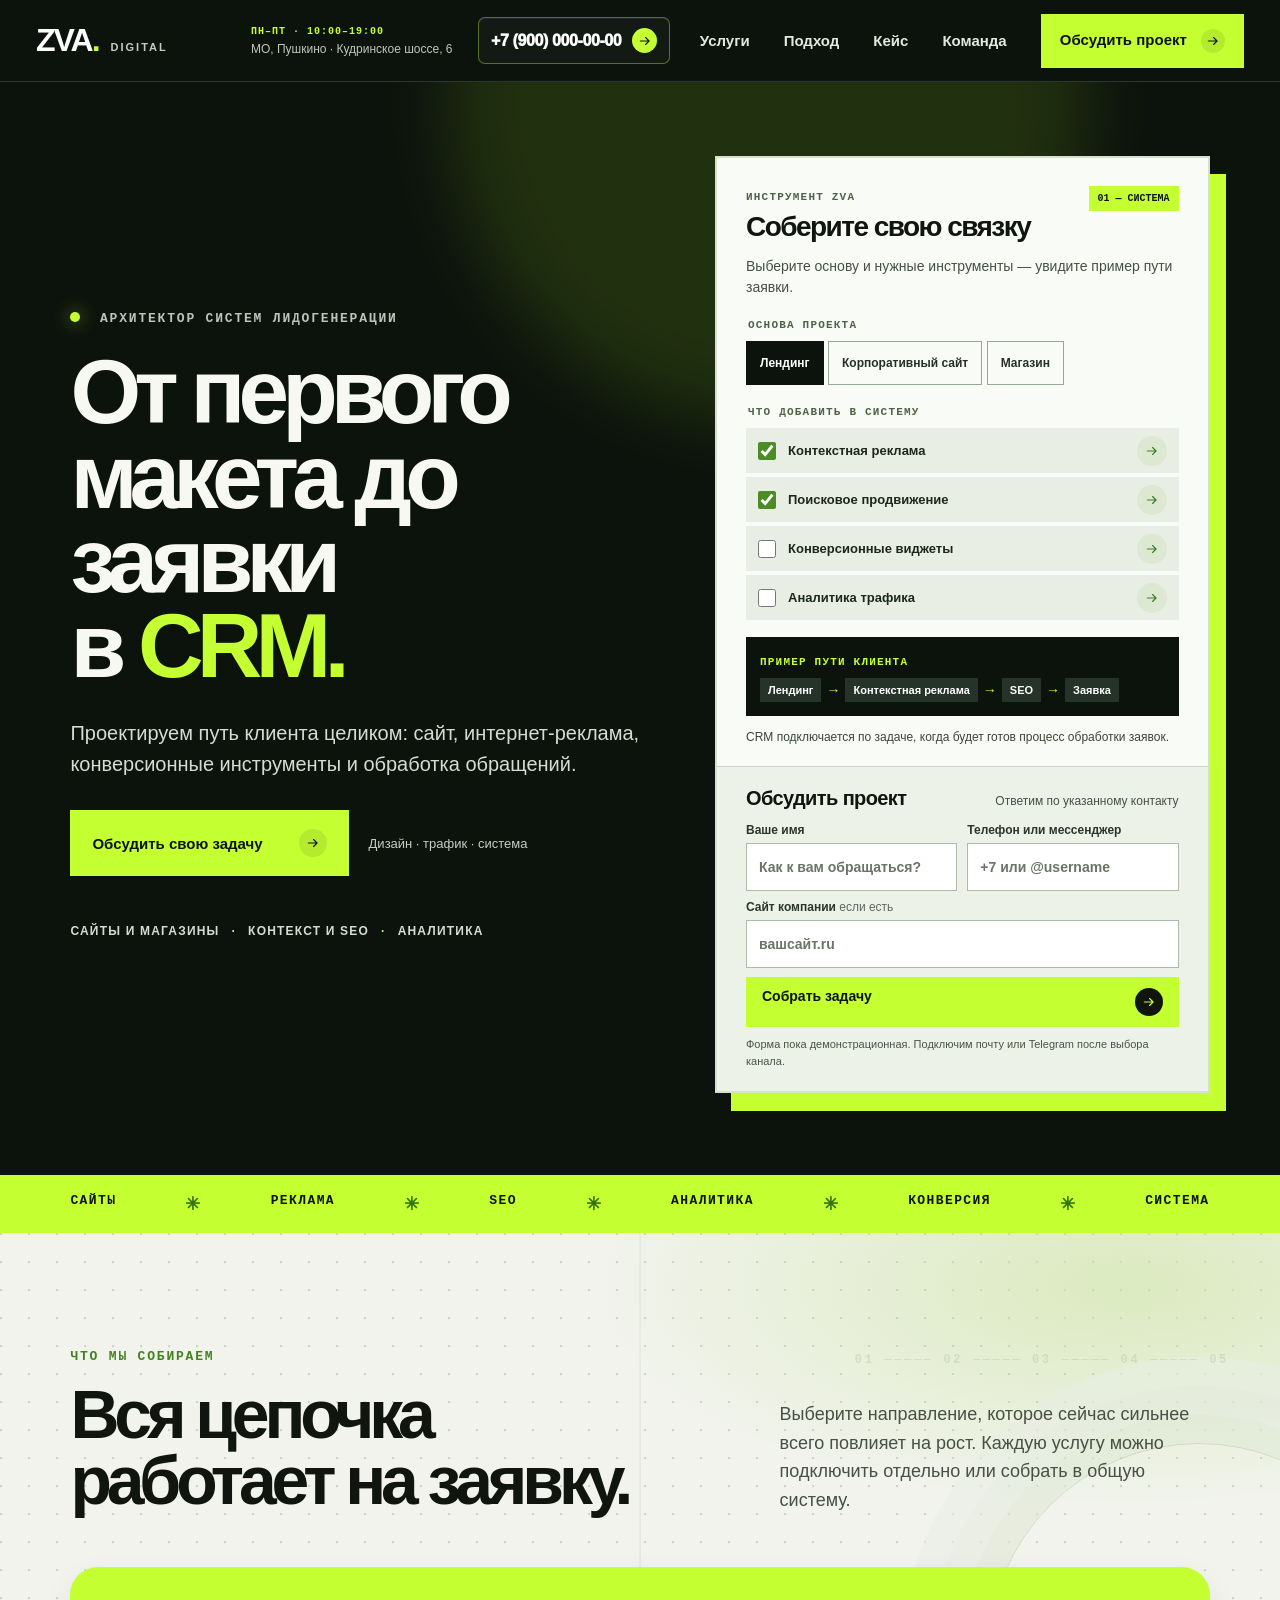
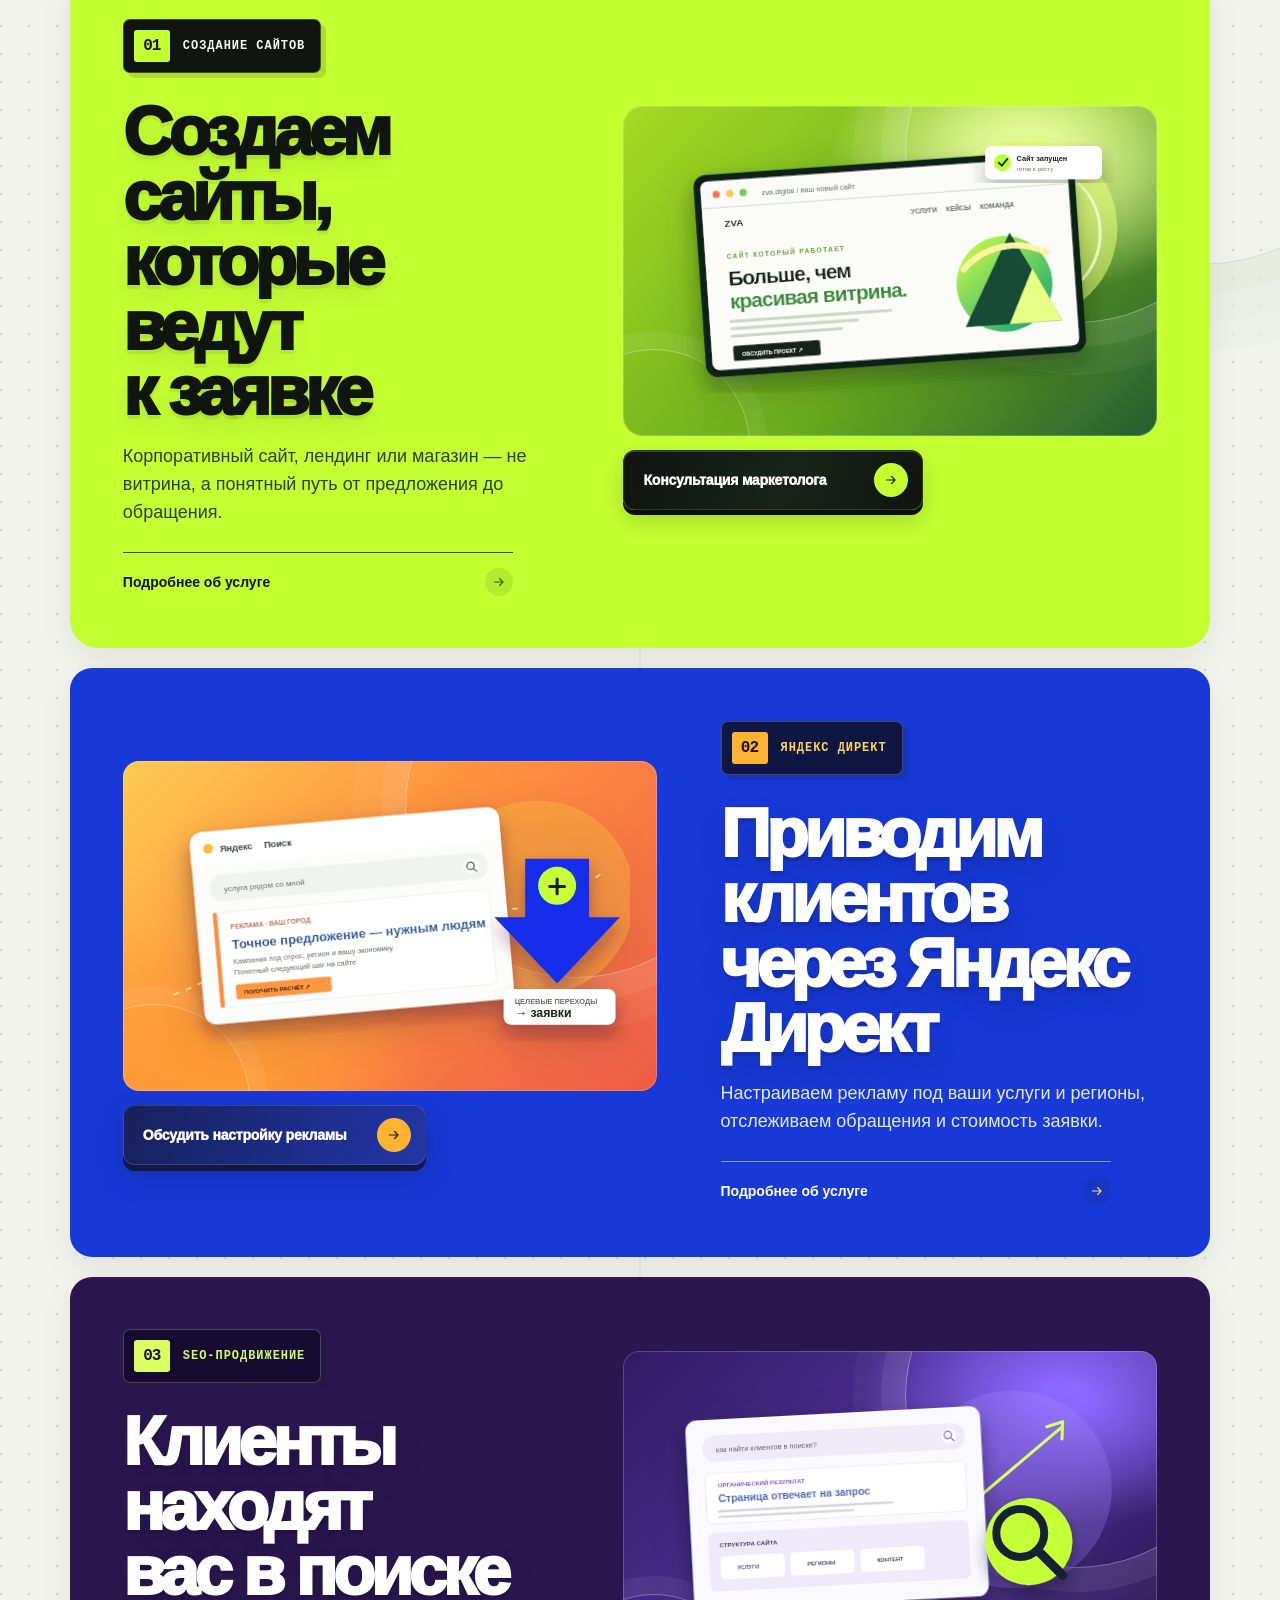
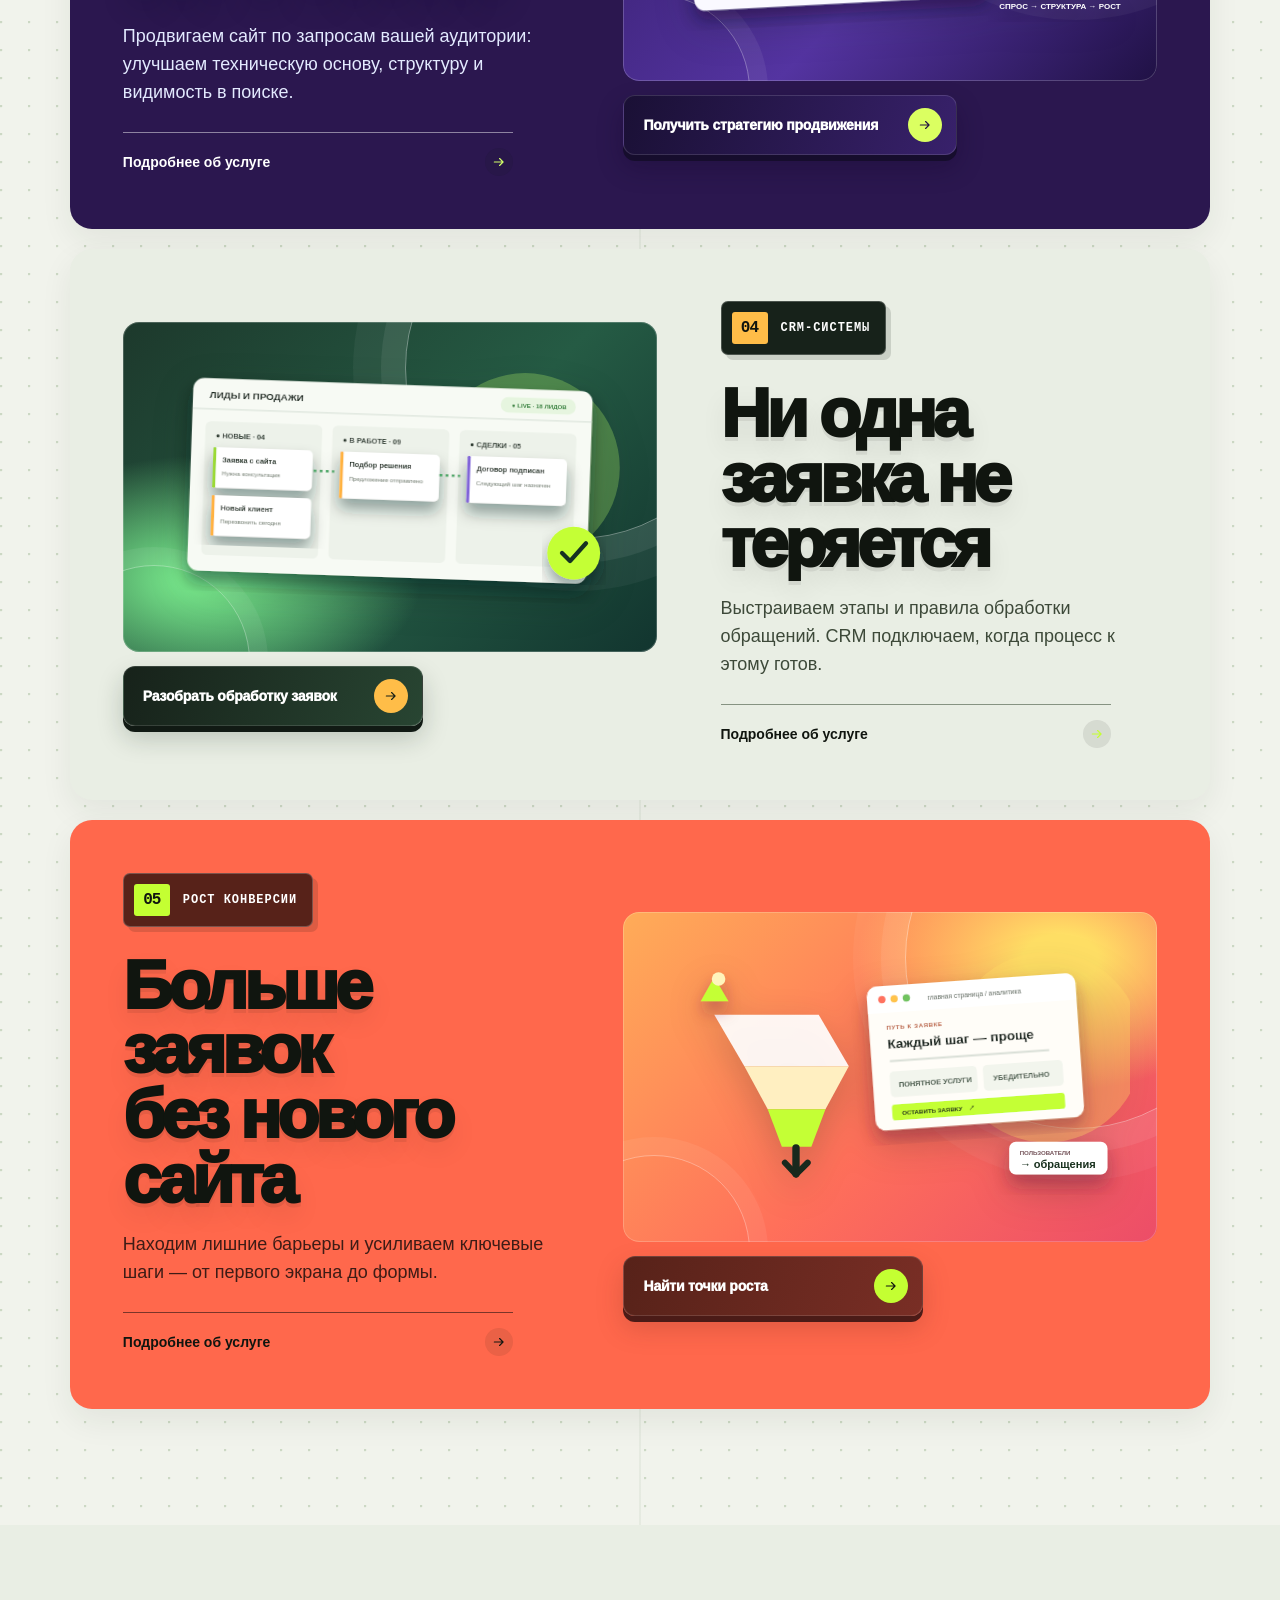
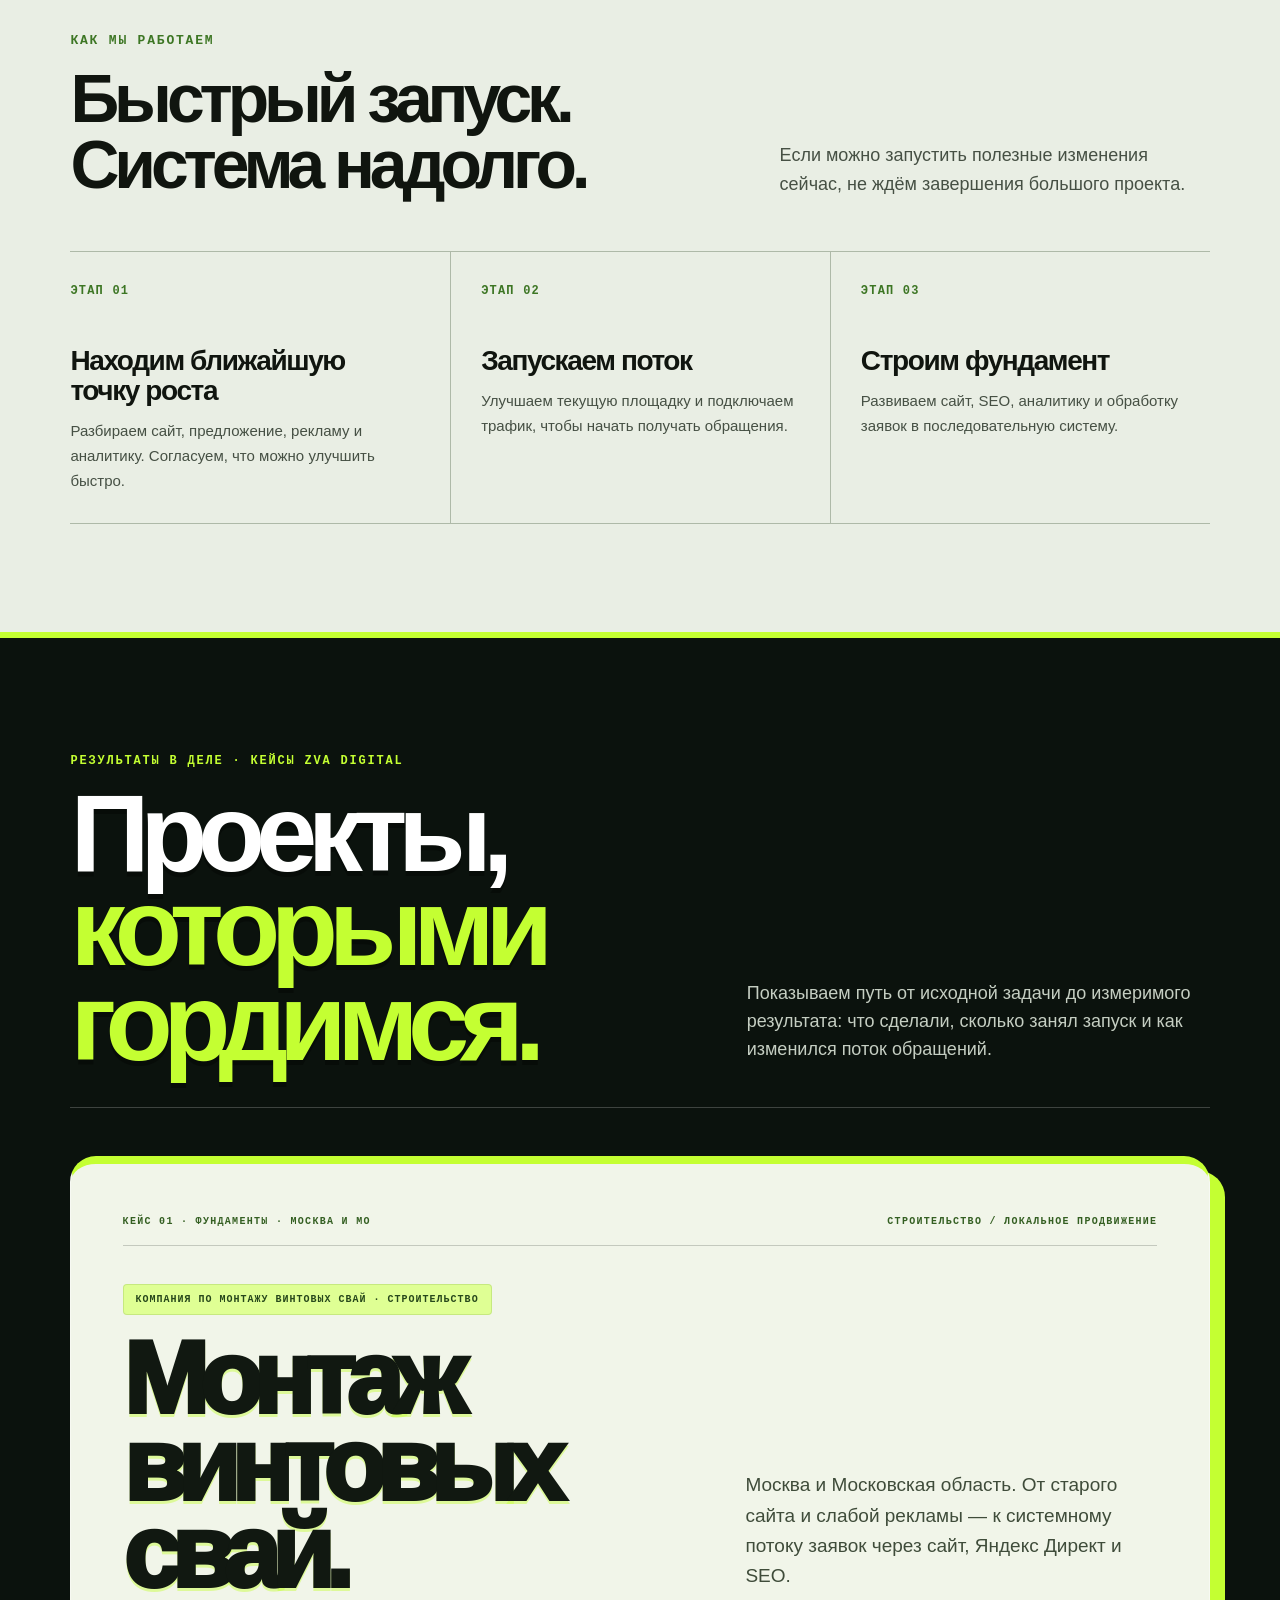
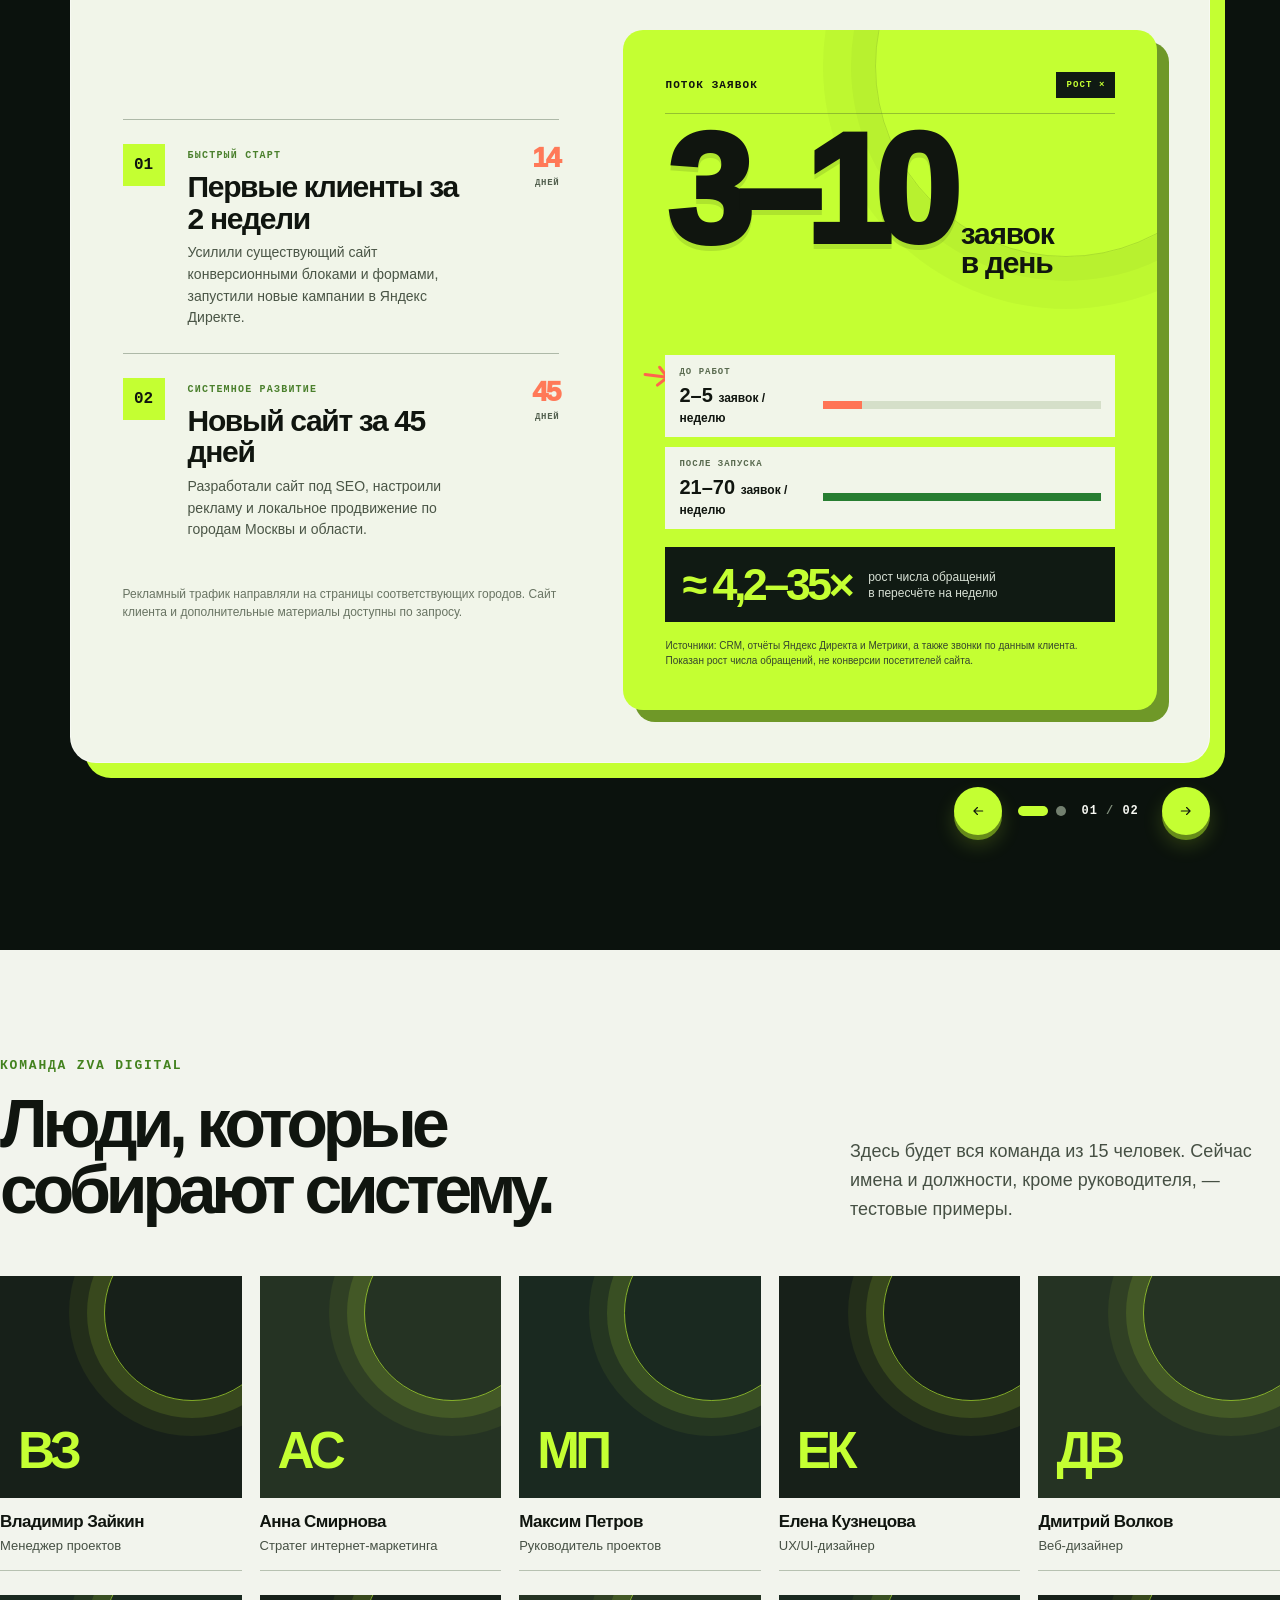
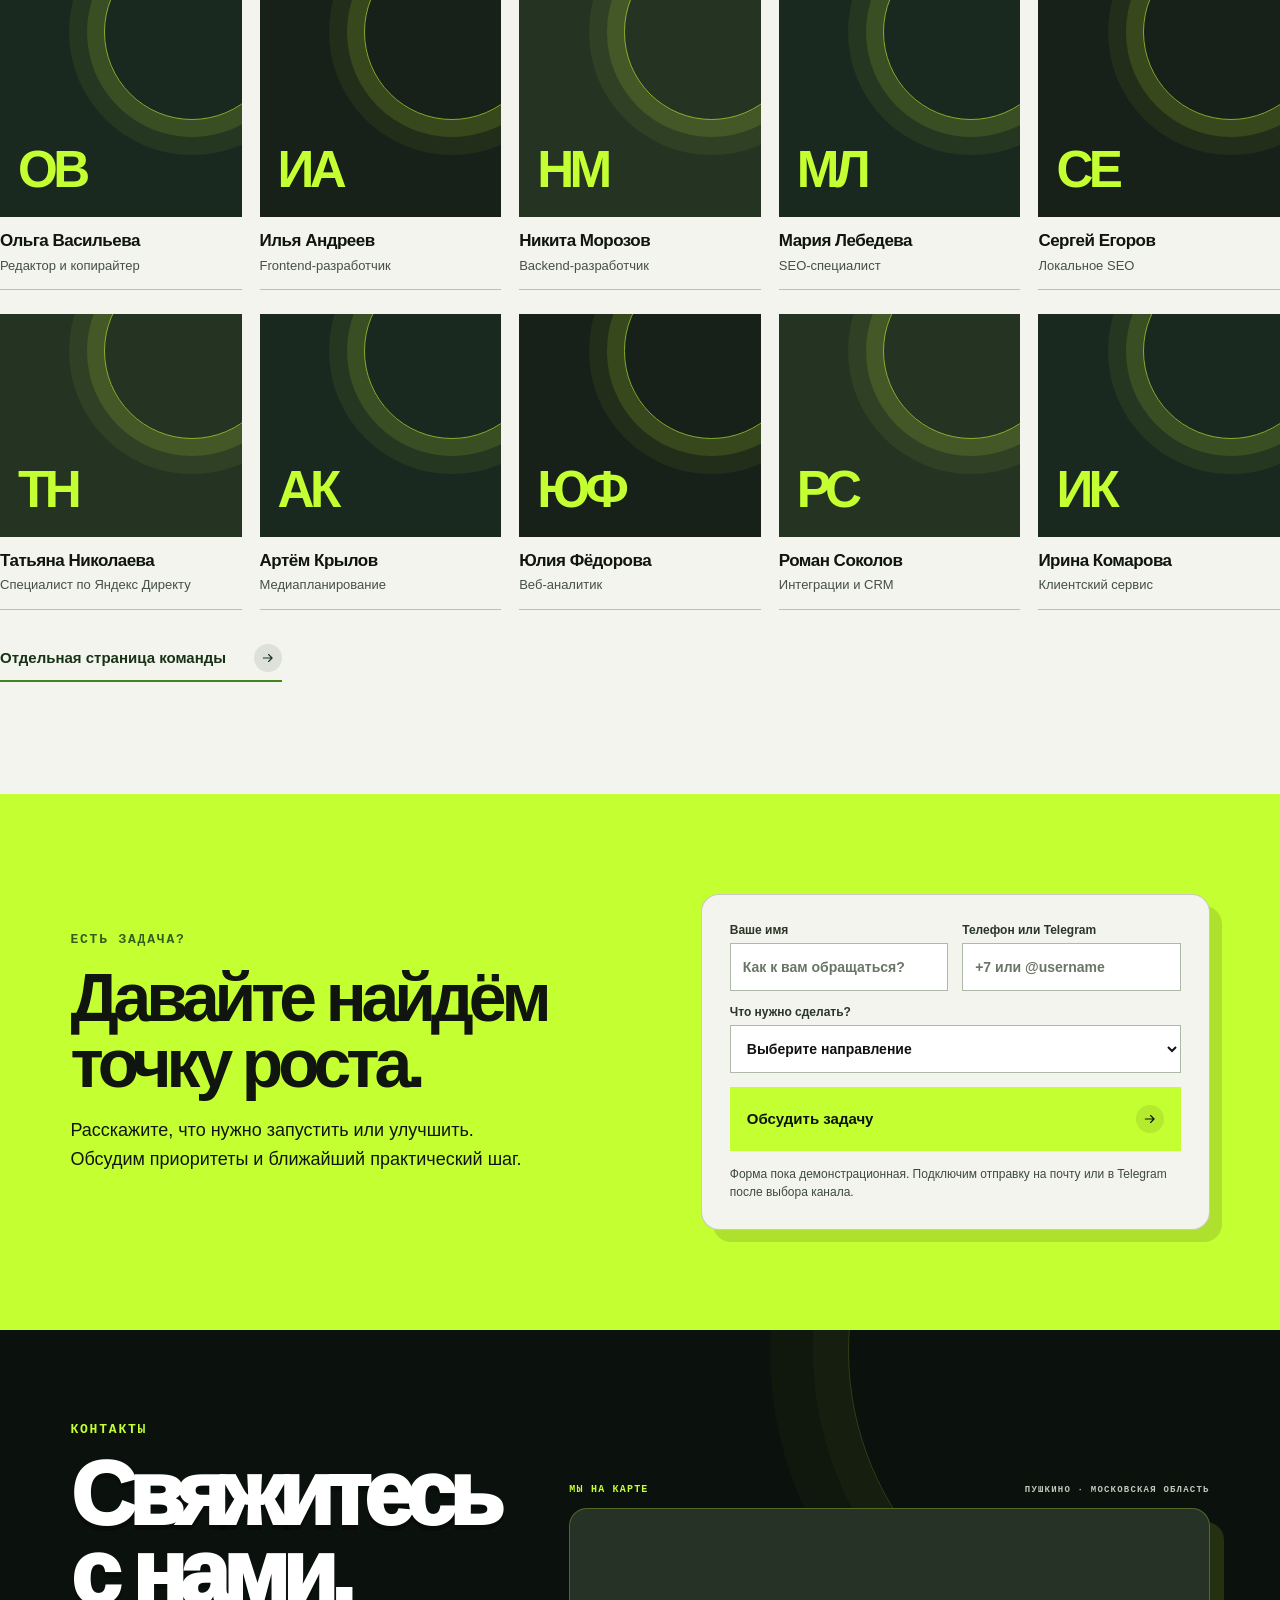
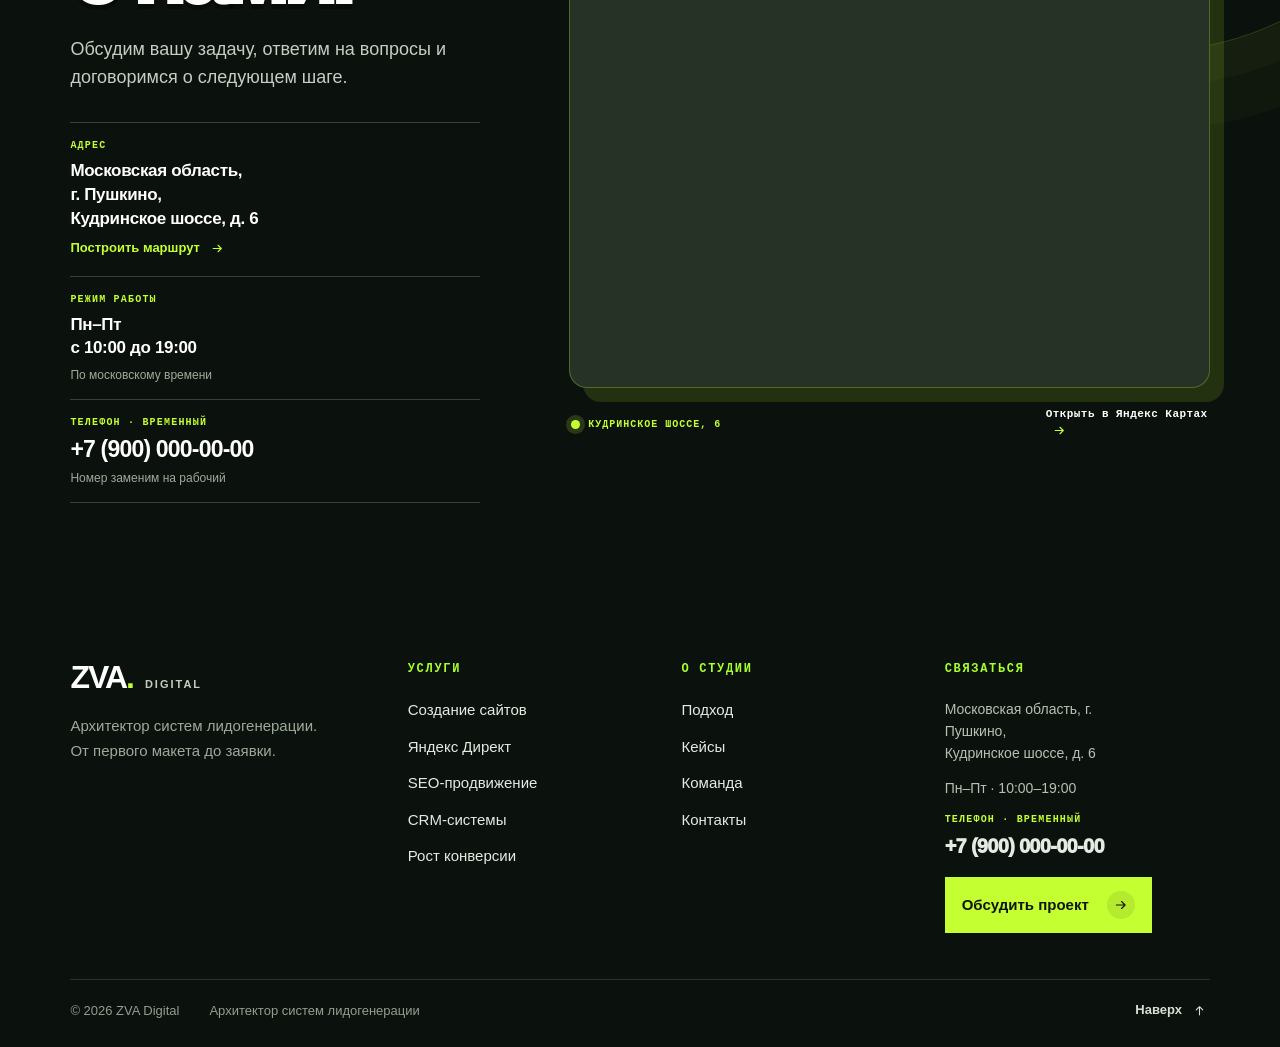
<file: index.html>
<!doctype html>
<html lang="ru">
<head>
  <meta charset="utf-8">
  <link rel="icon" type="image/svg+xml" href="/favicon.svg?v=20261112-4">
  <meta name="viewport" content="width=device-width, initial-scale=1">
  <meta name="theme-color" content="#0c130d">
  <meta name="description" content="ZVA Digital проектирует и запускает системы лидогенерации: сайты, интернет-реклама, SEO, аналитика и конверсионные инструменты.">
  <link rel="canonical" href="https://zva.digital/">
  <meta property="og:title" content="ZVA Digital — от первого макета до заявки">
  <meta property="og:description" content="Архитектор систем лидогенерации в интернет-маркетинге.">
  <meta property="og:type" content="website">
  <title>ZVA Digital — от первого макета до заявки</title>
  <link rel="stylesheet" href="/styles.css?v=20261112-4">
  <script src="/script.js?v=20261112-4" defer></script>
</head>
<body>
  <header class="site-header">
    <a class="brand" href="/" aria-label="ZVA Digital — на главную"><strong>ZVA<span>.</span></strong><small>DIGITAL</small></a><div class="header-contact" aria-label="График работы, адрес и телефон"><div class="header-contact-info"><small>ПН–ПТ · 10:00–19:00</small><span>МО, Пушкино · Кудринское шоссе, 6</span></div><a class="header-phone" href="tel:+79000000000"><strong>+7 (900) 000-00-00</strong><b aria-hidden="true">↗</b></a></div>
    <button class="menu-toggle" type="button" aria-expanded="false" aria-controls="main-nav" aria-label="Открыть меню"><span></span><span></span></button>
    <nav class="main-nav" id="main-nav" aria-label="Основная навигация">
      <a href="#services">Услуги</a><a href="#approach">Подход</a><a href="#case">Кейс</a><a href="#team">Команда</a>
      <a class="nav-cta" href="#contact" data-open-modal>Обсудить проект <span>↗</span></a>
    </nav>
  </header>

  <main id="top">
    <section class="hero" aria-labelledby="hero-title">
      <div class="hero-copy">
        <p class="eyebrow"><span class="dot"></span> АРХИТЕКТОР СИСТЕМ ЛИДОГЕНЕРАЦИИ</p>
        <h1 id="hero-title">От первого<br>макета до заявки<br>в <em>CRM.</em></h1>
        <p class="hero-intro">Проектируем путь клиента целиком: сайт, интернет-реклама, конверсионные инструменты и обработка обращений.</p>
        <div class="hero-actions"><a class="button button-accent" href="#contact" data-open-modal>Обсудить свою задачу <b>↗</b></a><span>Дизайн · трафик · система</span></div>
        <div class="hero-service-note"><span>САЙТЫ И МАГАЗИНЫ</span><i>·</i><span>КОНТЕКСТ И SEO</span><i>·</i><span>АНАЛИТИКА</span></div>
      </div>
      <aside class="lead-builder" aria-label="Конструктор системы и форма проекта">
        <div class="builder">
          <div class="builder-head"><div><small>ИНСТРУМЕНТ ZVA</small><h2>Соберите свою связку</h2></div><span>01 — СИСТЕМА</span></div>
          <p class="builder-desc">Выберите основу и нужные инструменты — увидите пример пути заявки.</p>
          <fieldset class="choice-group"><legend>ОСНОВА ПРОЕКТА</legend>
            <button type="button" class="site-choice selected" aria-pressed="true" data-site="Лендинг">Лендинг</button>
            <button type="button" class="site-choice" aria-pressed="false" data-site="Корпоративный сайт">Корпоративный сайт</button>
            <button type="button" class="site-choice" aria-pressed="false" data-site="Интернет-магазин">Магазин</button>
          </fieldset>
          <fieldset class="tool-group"><legend>ЧТО ДОБАВИТЬ В СИСТЕМУ</legend>
            <label><input type="checkbox" value="Контекстная реклама" checked><span>Контекстная реклама</span><b>↗</b></label>
            <label><input type="checkbox" value="SEO" checked><span>Поисковое продвижение</span><b>↗</b></label>
            <label><input type="checkbox" value="Конверсионные виджеты"><span>Конверсионные виджеты</span><b>↗</b></label>
            <label><input type="checkbox" value="Аналитика"><span>Аналитика трафика</span><b>↗</b></label>
          </fieldset>
          <div class="route-box"><small>ПРИМЕР ПУТИ КЛИЕНТА</small><div class="route-output" aria-live="polite"></div></div>
          <p class="builder-foot">CRM подключается по задаче, когда будет готов процесс обработки заявок.</p>
        </div>
        <form class="lead-form" id="lead-form">
          <div class="form-heading"><strong>Обсудить проект</strong><span>Ответим по указанному контакту</span></div>
          <div class="form-fields">
            <label>Ваше имя<input name="name" autocomplete="name" placeholder="Как к вам обращаться?" required></label>
            <label>Телефон или мессенджер<input name="contact" autocomplete="tel" placeholder="+7 или @username" required></label>
          </div>
          <label class="url-label">Сайт компании <span>если есть</span><input name="website" autocomplete="url" placeholder="вашсайт.ru"></label>
          <button class="submit-button" type="submit">Собрать задачу <b>↗</b></button>
          <p class="form-note" id="form-note" aria-live="polite">Форма пока демонстрационная. Подключим почту или Telegram после выбора канала.</p>
        </form>
      </aside>
    </section>

    <section class="service-ribbon" aria-label="Направления работы"><div><span>САЙТЫ</span><i>✳</i><span>РЕКЛАМА</span><i>✳</i><span>SEO</span><i>✳</i><span>АНАЛИТИКА</span><i>✳</i><span>КОНВЕРСИЯ</span><i>✳</i><span>СИСТЕМА</span></div></section>

    <section class="section services-section" id="services">
      <div class="section-lead"><div><p class="section-kicker">ЧТО МЫ СОБИРАЕМ</p><h2>Вся цепочка<br>работает на заявку.</h2></div><p>Выберите направление, которое сейчас сильнее всего повлияет на рост. Каждую услугу можно подключить отдельно или собрать в общую систему.</p></div>
      <div class="service-cards">
        <article class="service-card service-card--sites">
          <div class="service-copy"><span class="service-card-index"><b>01</b><i>СОЗДАНИЕ САЙТОВ</i></span><h3>Создаем сайты,<br>которые ведут<br>к заявке</h3><p>Корпоративный сайт, лендинг или магазин — не витрина, а понятный путь от предложения до обращения.</p><a class="service-card-link" href="/sites/">Подробнее об услуге <b>↗</b></a></div>
          <div class="service-visual-column"><div class="service-art service-art--browser"><img src="/images/service-sites.svg" alt="" loading="lazy" decoding="async"></div><button class="service-action" type="button" data-service="Сайты">Консультация маркетолога<b>↗</b></button></div>
        </article>
        <article class="service-card service-card--direct service-card--flip">
          <div class="service-copy"><span class="service-card-index"><b>02</b><i>ЯНДЕКС ДИРЕКТ</i></span><h3>Приводим клиентов<br>через Яндекс Директ</h3><p>Настраиваем рекламу под ваши услуги и регионы, отслеживаем обращения и стоимость заявки.</p><a class="service-card-link" href="/yandex-direct/">Подробнее об услуге <b>↗</b></a></div>
          <div class="service-visual-column"><div class="service-art service-art--ads"><img src="/images/service-direct.svg" alt="" loading="lazy" decoding="async"></div><button class="service-action" type="button" data-service="Контекстная реклама">Обсудить настройку рекламы<b>↗</b></button></div>
        </article>
        <article class="service-card service-card--seo">
          <div class="service-copy"><span class="service-card-index"><b>03</b><i>SEO-ПРОДВИЖЕНИЕ</i></span><h3>Клиенты находят<br>вас в поиске</h3><p>Продвигаем сайт по запросам вашей аудитории: улучшаем техническую основу, структуру и видимость в поиске.</p><a class="service-card-link" href="/seo/">Подробнее об услуге <b>↗</b></a></div>
          <div class="service-visual-column"><div class="service-art service-art--seo"><img src="/images/service-seo.svg" alt="" loading="lazy" decoding="async"></div><button class="service-action" type="button" data-service="SEO-продвижение">Получить стратегию продвижения<b>↗</b></button></div>
        </article>
        <article class="service-card service-card--crm service-card--flip">
          <div class="service-copy"><span class="service-card-index"><b>04</b><i>CRM-СИСТЕМЫ</i></span><h3>Ни одна<br>заявка не<br>теряется</h3><p>Выстраиваем этапы и правила обработки обращений. CRM подключаем, когда процесс к этому готов.</p><a class="service-card-link" href="/crm/">Подробнее об услуге <b>↗</b></a></div>
          <div class="service-visual-column"><div class="service-art service-art--crm-board"><img src="/images/service-crm.svg" alt="" loading="lazy" decoding="async"></div><button class="service-action" type="button" data-service="CRM-системы">Разобрать обработку заявок<b>↗</b></button></div>
        </article>
        <article class="service-card service-card--conversion">
          <div class="service-copy"><span class="service-card-index"><b>05</b><i>РОСТ КОНВЕРСИИ</i></span><h3>Больше заявок<br>без нового сайта</h3><p>Находим лишние барьеры и усиливаем ключевые шаги — от первого экрана до формы.</p><a class="service-card-link" href="/conversion/">Подробнее об услуге <b>↗</b></a></div>
          <div class="service-visual-column"><div class="service-art service-art--journey-visual"><img src="/images/service-conversion.svg" alt="" loading="lazy" decoding="async"></div><button class="service-action" type="button" data-service="Рост конверсии">Найти точки роста<b>↗</b></button></div>
        </article>
      </div>
    </section>

    <section class="approach-section" id="approach">
      <div class="section-lead"><div><p class="section-kicker">КАК МЫ РАБОТАЕМ</p><h2>Быстрый запуск.<br>Система надолго.</h2></div><p>Если можно запустить полезные изменения сейчас, не ждём завершения большого проекта.</p></div>
      <div class="steps">
        <article><small>ЭТАП 01</small><h3>Находим ближайшую точку роста</h3><p>Разбираем сайт, предложение, рекламу и аналитику. Согласуем, что можно улучшить быстро.</p></article>
        <article><small>ЭТАП 02</small><h3>Запускаем поток</h3><p>Улучшаем текущую площадку и подключаем трафик, чтобы начать получать обращения.</p></article>
        <article><small>ЭТАП 03</small><h3>Строим фундамент</h3><p>Развиваем сайт, SEO, аналитику и обработку заявок в последовательную систему.</p></article>
      </div>
    </section>

        <section class="case-section" id="case" aria-labelledby="case-section-title"><div class="case-carousel-shell"><header class="case-section-intro"><div><p class="case-section-kicker">РЕЗУЛЬТАТЫ В ДЕЛЕ · КЕЙСЫ ZVA DIGITAL</p><h2 id="case-section-title">Проекты,<br><em>которыми гордимся.</em></h2></div><p>Показываем путь от исходной задачи до измеримого результата: что сделали, сколько занял запуск и как изменился поток обращений.</p></header><div class="case-slider" aria-live="polite"><article class="case-slide is-active"><div class="case-shell">
        <div class="case-topline"><span>КЕЙС 01 · ФУНДАМЕНТЫ · МОСКВА И МО</span><span>СТРОИТЕЛЬСТВО / ЛОКАЛЬНОЕ ПРОДВИЖЕНИЕ</span></div>
        <div class="case-heading-row">
          <div><p class="case-kicker">КОМПАНИЯ ПО МОНТАЖУ ВИНТОВЫХ СВАЙ · СТРОИТЕЛЬСТВО</p><h2>Монтаж<br>винтовых свай.</h2></div><p class="case-lead">Москва и Московская область. От старого сайта и слабой рекламы — к системному потоку заявок через сайт, Яндекс Директ и SEO.</p>
        </div>
        <div class="case-body">
          <div class="case-story">
            <div class="case-phase"><span class="case-phase-index">01</span><div><small>БЫСТРЫЙ СТАРТ</small><h3>Первые клиенты за 2 недели</h3><p>Усилили существующий сайт конверсионными блоками и формами, запустили новые кампании в Яндекс Директе.</p></div><b>14<small>ДНЕЙ</small></b></div>
            <div class="case-phase"><span class="case-phase-index">02</span><div><small>СИСТЕМНОЕ РАЗВИТИЕ</small><h3>Новый сайт за 45 дней</h3><p>Разработали сайт под SEO, настроили рекламу и локальное продвижение по городам Москвы и области.</p></div><b>45<small>ДНЕЙ</small></b></div>
            <p class="case-privacy">Рекламный трафик направляли на страницы соответствующих городов. Сайт клиента и дополнительные материалы доступны по запросу.</p>
          </div>
          <div class="case-result">
            <div class="case-result-head"><span>ПОТОК ЗАЯВОК</span><b>РОСТ ×</b></div>
            <div class="case-result-main"><strong>3–10</strong><span>заявок<br>в день</span></div>
            <div class="case-result-arrow" aria-hidden="true">↗</div>
            <div class="case-comparison">
              <div><small>ДО РАБОТ</small><strong>2–5 <i>заявок / неделю</i></strong><span class="case-track"><i class="case-before"></i></span></div>
              <div><small>ПОСЛЕ ЗАПУСКА</small><strong>21–70 <i>заявок / неделю</i></strong><span class="case-track"><i class="case-after"></i></span></div>
            </div>
            <div class="case-growth"><strong>≈ 4,2–35×</strong><span>рост числа обращений<br>в пересчёте на неделю</span></div>
            <p class="case-method">Источники: CRM, отчёты Яндекс Директа и Метрики, а также звонки по данным клиента. Показан рост числа обращений, не конверсии посетителей сайта.</p>
          </div>
        </div>
      </div></article><article class="case-slide" hidden><div class="case-shell">
        <div class="case-topline"><span>КЕЙС 01 · ФУНДАМЕНТЫ · МОСКВА И МО</span><span>СТРОИТЕЛЬСТВО / ЛОКАЛЬНОЕ ПРОДВИЖЕНИЕ</span></div>
        <div class="case-heading-row">
          <div><p class="case-kicker">КОМПАНИЯ ПО МОНТАЖУ ВИНТОВЫХ СВАЙ · СТРОИТЕЛЬСТВО</p><h2>Монтаж<br>винтовых свай.</h2></div><p class="case-lead">Москва и Московская область. От старого сайта и слабой рекламы — к системному потоку заявок через сайт, Яндекс Директ и SEO.</p>
        </div>
        <div class="case-body">
          <div class="case-story">
            <div class="case-phase"><span class="case-phase-index">01</span><div><small>БЫСТРЫЙ СТАРТ</small><h3>Первые клиенты за 2 недели</h3><p>Усилили существующий сайт конверсионными блоками и формами, запустили новые кампании в Яндекс Директе.</p></div><b>14<small>ДНЕЙ</small></b></div>
            <div class="case-phase"><span class="case-phase-index">02</span><div><small>СИСТЕМНОЕ РАЗВИТИЕ</small><h3>Новый сайт за 45 дней</h3><p>Разработали сайт под SEO, настроили рекламу и локальное продвижение по городам Москвы и области.</p></div><b>45<small>ДНЕЙ</small></b></div>
            <p class="case-privacy">Рекламный трафик направляли на страницы соответствующих городов. Сайт клиента и дополнительные материалы доступны по запросу.</p>
          </div>
          <div class="case-result">
            <div class="case-result-head"><span>ПОТОК ЗАЯВОК</span><b>РОСТ ×</b></div>
            <div class="case-result-main"><strong>3–10</strong><span>заявок<br>в день</span></div>
            <div class="case-result-arrow" aria-hidden="true">↗</div>
            <div class="case-comparison">
              <div><small>ДО РАБОТ</small><strong>2–5 <i>заявок / неделю</i></strong><span class="case-track"><i class="case-before"></i></span></div>
              <div><small>ПОСЛЕ ЗАПУСКА</small><strong>21–70 <i>заявок / неделю</i></strong><span class="case-track"><i class="case-after"></i></span></div>
            </div>
            <div class="case-growth"><strong>≈ 4,2–35×</strong><span>рост числа обращений<br>в пересчёте на неделю</span></div>
            <p class="case-method">Источники: CRM, отчёты Яндекс Директа и Метрики, а также звонки по данным клиента. Показан рост числа обращений, не конверсии посетителей сайта.</p>
          </div>
        </div>
      </div></article></div><div class="case-controls" aria-label="Переключение кейсов"><button type="button" class="case-prev" aria-label="Предыдущий кейс">←</button><div class="case-dots"><button type="button" class="is-active" data-slide="0" aria-label="Кейс 1" aria-current="true"></button><button type="button" data-slide="1" aria-label="Кейс 2" aria-current="false"></button></div><span class="case-counter">01 <i>/</i> 02</span><button type="button" class="case-next" aria-label="Следующий кейс">→</button></div></div></section>

    <section class="team-section" id="team">
      <div class="section-lead"><div><p class="section-kicker">КОМАНДА ZVA DIGITAL</p><h2>Люди, которые<br>собирают систему.</h2></div><p>Здесь будет вся команда из 15 человек. Сейчас имена и должности, кроме руководителя, — тестовые примеры.</p></div>
      <div class="team-grid">
        <article class="person"><div class="portrait">ВЗ</div><h3>Владимир Зайкин</h3><p>Менеджер проектов</p></article>
        <article class="person"><div class="portrait">АС</div><h3>Анна Смирнова</h3><p>Стратег интернет-маркетинга</p></article>
        <article class="person"><div class="portrait">МП</div><h3>Максим Петров</h3><p>Руководитель проектов</p></article>
        <article class="person"><div class="portrait">ЕК</div><h3>Елена Кузнецова</h3><p>UX/UI-дизайнер</p></article>
        <article class="person"><div class="portrait">ДВ</div><h3>Дмитрий Волков</h3><p>Веб-дизайнер</p></article>
        <article class="person"><div class="portrait">ОВ</div><h3>Ольга Васильева</h3><p>Редактор и копирайтер</p></article>
        <article class="person"><div class="portrait">ИА</div><h3>Илья Андреев</h3><p>Frontend-разработчик</p></article>
        <article class="person"><div class="portrait">НМ</div><h3>Никита Морозов</h3><p>Backend-разработчик</p></article>
        <article class="person"><div class="portrait">МЛ</div><h3>Мария Лебедева</h3><p>SEO-специалист</p></article>
        <article class="person"><div class="portrait">СЕ</div><h3>Сергей Егоров</h3><p>Локальное SEO</p></article>
        <article class="person"><div class="portrait">ТН</div><h3>Татьяна Николаева</h3><p>Специалист по Яндекс Директу</p></article>
        <article class="person"><div class="portrait">АК</div><h3>Артём Крылов</h3><p>Медиапланирование</p></article>
        <article class="person"><div class="portrait">ЮФ</div><h3>Юлия Фёдорова</h3><p>Веб-аналитик</p></article>
        <article class="person"><div class="portrait">РС</div><h3>Роман Соколов</h3><p>Интеграции и CRM</p></article>
        <article class="person"><div class="portrait">ИК</div><h3>Ирина Комарова</h3><p>Клиентский сервис</p></article>
      </div>
      <a class="team-link" href="/team/">Отдельная страница команды <span>↗</span></a>
    </section>

    <section class="contact-section" id="contact">
      <div class="contact-copy"><p class="section-kicker">ЕСТЬ ЗАДАЧА?</p><h2>Давайте найдём<br>точку роста.</h2><p>Расскажите, что нужно запустить или улучшить. Обсудим приоритеты и ближайший практический шаг.</p></div>
      <form class="contact-form" id="contact-form">
        <label>Ваше имя<input name="name" autocomplete="name" placeholder="Как к вам обращаться?" required></label>
        <label>Телефон или Telegram<input name="contact" placeholder="+7 или @username" required></label>
        <label class="form-wide">Что нужно сделать?<select name="service"><option value="">Выберите направление</option><option>Сайт или лендинг</option><option>Интернет-магазин</option><option>Реклама или SEO</option><option>Аналитика и обработка заявок</option><option>Комплексная система</option></select></label>
        <button class="contact-submit" type="submit">Обсудить задачу <span>↗</span></button>
        <p class="contact-note" id="contact-note" aria-live="polite">Форма пока демонстрационная. Подключим отправку на почту или в Telegram после выбора канала.</p>
      </form>
    </section>
          <section class="contact-map-section" id="contacts" aria-labelledby="contact-map-title">
      <div class="contact-map-inner">
        <div class="contact-map-copy">
          <p class="section-kicker">КОНТАКТЫ</p>
          <h2 id="contact-map-title">Свяжитесь<br>с нами.</h2>
          <p>Обсудим вашу задачу, ответим на вопросы и договоримся о следующем шаге.</p>
          <div class="contact-details">
            <div class="contact-detail"><span>АДРЕС</span><strong>Московская область,<br>г. Пушкино,<br>Кудринское шоссе, д. 6</strong><a href="https://yandex.ru/maps/?text=%D0%9C%D0%BE%D1%81%D0%BA%D0%BE%D0%B2%D1%81%D0%BA%D0%B0%D1%8F%20%D0%BE%D0%B1%D0%BB%D0%B0%D1%81%D1%82%D1%8C%2C%20%D0%B3.%20%D0%9F%D1%83%D1%88%D0%BA%D0%B8%D0%BD%D0%BE%2C%20%D0%9A%D1%83%D0%B4%D1%80%D0%B8%D0%BD%D1%81%D0%BA%D0%BE%D0%B5%20%D1%88%D0%BE%D1%81%D1%81%D0%B5%2C%20%D0%B4.%206" target="_blank" rel="noopener">Построить маршрут <span class="external-arrow">↗</span></a></div>
            <div class="contact-detail"><span>РЕЖИМ РАБОТЫ</span><strong>Пн–Пт<br>с 10:00 до 19:00</strong><small>По московскому времени</small></div>
            <div class="contact-detail contact-detail-phone"><span>ТЕЛЕФОН · ВРЕМЕННЫЙ</span><a href="tel:+79000000000">+7 (900) 000-00-00</a><small>Номер заменим на рабочий</small></div>
          </div>
        </div>
        <div class="contact-map-visual">
          <div class="contact-map-label"><span>МЫ НА КАРТЕ</span><b>ПУШКИНО · МОСКОВСКАЯ ОБЛАСТЬ</b></div>
          <div class="contact-map-frame"><iframe title="Яндекс Карты — Кудринское шоссе, 6, Пушкино" src="https://yandex.ru/map-widget/v1/?mode=search&amp;text=%D0%9A%D1%83%D0%B4%D1%80%D0%B8%D0%BD%D1%81%D0%BA%D0%BE%D0%B5%20%D1%88%D0%BE%D1%81%D1%81%D0%B5%2C%206%2C%20%D0%9F%D1%83%D1%88%D0%BA%D0%B8%D0%BD%D0%BE%2C%20%D0%9C%D0%BE%D1%81%D0%BA%D0%BE%D0%B2%D1%81%D0%BA%D0%B0%D1%8F%20%D0%BE%D0%B1%D0%BB%D0%B0%D1%81%D1%82%D1%8C&amp;z=16" loading="lazy" allowfullscreen></iframe></div>
          <div class="map-legend"><span><i></i> КУДРИНСКОЕ ШОССЕ, 6</span><a href="https://yandex.ru/maps/?text=%D0%9C%D0%BE%D1%81%D0%BA%D0%BE%D0%B2%D1%81%D0%BA%D0%B0%D1%8F%20%D0%BE%D0%B1%D0%BB%D0%B0%D1%81%D1%82%D1%8C%2C%20%D0%B3.%20%D0%9F%D1%83%D1%88%D0%BA%D0%B8%D0%BD%D0%BE%2C%20%D0%9A%D1%83%D0%B4%D1%80%D0%B8%D0%BD%D1%81%D0%BA%D0%BE%D0%B5%20%D1%88%D0%BE%D1%81%D1%81%D0%B5%2C%20%D0%B4.%206" target="_blank" rel="noopener">Открыть в Яндекс Картах <span class="external-arrow">↗</span></a></div>
        </div>
      </div>
    </section>
  </main>
  <footer class="site-footer">
    <div class="footer-main">
      <div class="footer-identity"><a class="brand" href="/"><strong>ZVA<span>.</span></strong><small>DIGITAL</small></a><p>Архитектор систем лидогенерации.<br>От первого макета до заявки.</p></div>
      <nav class="footer-nav" aria-label="Услуги"><strong>УСЛУГИ</strong><a href="/sites/">Создание сайтов</a><a href="/yandex-direct/">Яндекс Директ</a><a href="/seo/">SEO-продвижение</a><a href="/crm/">CRM-системы</a><a href="/conversion/">Рост конверсии</a></nav>
      <nav class="footer-nav" aria-label="Разделы сайта"><strong>О СТУДИИ</strong><a href="#approach">Подход</a><a href="#case">Кейсы</a><a href="/team/">Команда</a><a href="#contact">Контакты</a></nav>
      <div class="footer-contact"><strong>СВЯЗАТЬСЯ</strong><span>Московская область, г. Пушкино,<br>Кудринское шоссе, д. 6</span><span>Пн–Пт · 10:00–19:00</span><a class="footer-phone" href="tel:+79000000000"><small>ТЕЛЕФОН · ВРЕМЕННЫЙ</small><b>+7 (900) 000-00-00</b></a><a class="footer-cta" href="#contact" data-open-modal>Обсудить проект <span class="mobile-arrow">↗</span></a></div>
    </div>
    <div class="footer-bottom"><span>© 2026 ZVA Digital</span><span>Архитектор систем лидогенерации</span><a href="#top">Наверх <span class="external-arrow external-arrow-up">↑</span></a></div>
  </footer>
  <div class="service-modal" id="service-modal" hidden>
    <button class="service-modal-backdrop" type="button" aria-label="Закрыть окно" data-modal-close></button>
    <section class="service-modal-dialog" role="dialog" aria-modal="true" aria-labelledby="service-modal-title" aria-describedby="service-modal-intro">
      <div class="modal-story" data-visual="system">
        <p class="modal-story-kicker">ZVA DIGITAL / ПРОЕКТНАЯ СИСТЕМА</p>
        <div class="modal-visual" id="modal-visual" aria-hidden="true"></div>
        <div class="modal-story-copy">
          <h3 id="modal-story-title">Маркетинг,<br><em>собранный в систему.</em></h3>
          <p id="modal-story-description">Свяжем сайт, привлечение трафика и обработку обращений в одну рабочую систему.</p>
          <ol class="modal-steps">
            <li><b>01</b><span><strong>Контекст</strong>Уточним цель и исходные данные.</span></li>
            <li><b>02</b><span><strong>Приоритет</strong>Выберем главный рычаг роста.</span></li>
            <li><b>03</b><span><strong>План</strong>Согласуем следующий шаг.</span></li>
          </ol>
        </div>
        <div class="modal-story-bottom" id="modal-story-bottom">ЗАДАЧА → ПРИОРИТЕТ → СИСТЕМА</div>
      </div>
      <div class="modal-form-column">
        <button class="service-modal-close" type="button" aria-label="Закрыть форму" data-modal-close>×</button>
        <p class="section-kicker">КОРОТКИЙ БРИФ · 1 МИНУТА</p>
        <h2 id="service-modal-title">С чего начнём?</h2>
        <p class="service-modal-intro" id="service-modal-intro">Выберите направление и оставьте контакт — уточним задачу и предложим подходящий следующий шаг.</p>
        <form class="service-modal-form" id="service-modal-form">
          <label class="modal-field--wide">Направление
            <select name="service" required>
              <option value="" selected disabled>Выберите направление</option>
              <option value="Сайты">Создание сайта</option>
              <option value="Контекстная реклама">Яндекс Директ</option>
              <option value="SEO-продвижение">SEO-продвижение</option>
              <option value="CRM-системы">CRM и обработка заявок</option>
              <option value="Рост конверсии">Рост конверсии сайта</option>
              <option value="Комплексный проект">Комплексный проект</option>
            </select>
          </label>
          <label>Ваше имя
            <input name="name" autocomplete="name" placeholder="Как к вам обращаться?" required>
          </label>
          <label>Телефон или Telegram
            <input name="contact" autocomplete="tel" placeholder="+7 или @username" required>
          </label>
          <label class="modal-field--wide">Сайт компании <span class="modal-optional">если уже есть</span>
            <input name="site" autocomplete="url" placeholder="вашсайт.ru">
          </label>
          <button class="service-modal-submit" type="submit"><span id="service-modal-submit-label">Оставить заявку</span> <b aria-hidden="true">→</b></button>
          <p class="service-modal-note" aria-live="polite">Форма пока демонстрационная: после согласования канала подключим отправку на почту или в Telegram.</p>
        </form>
      </div>
    </section>
  </div>
</body>
</html>
</file>
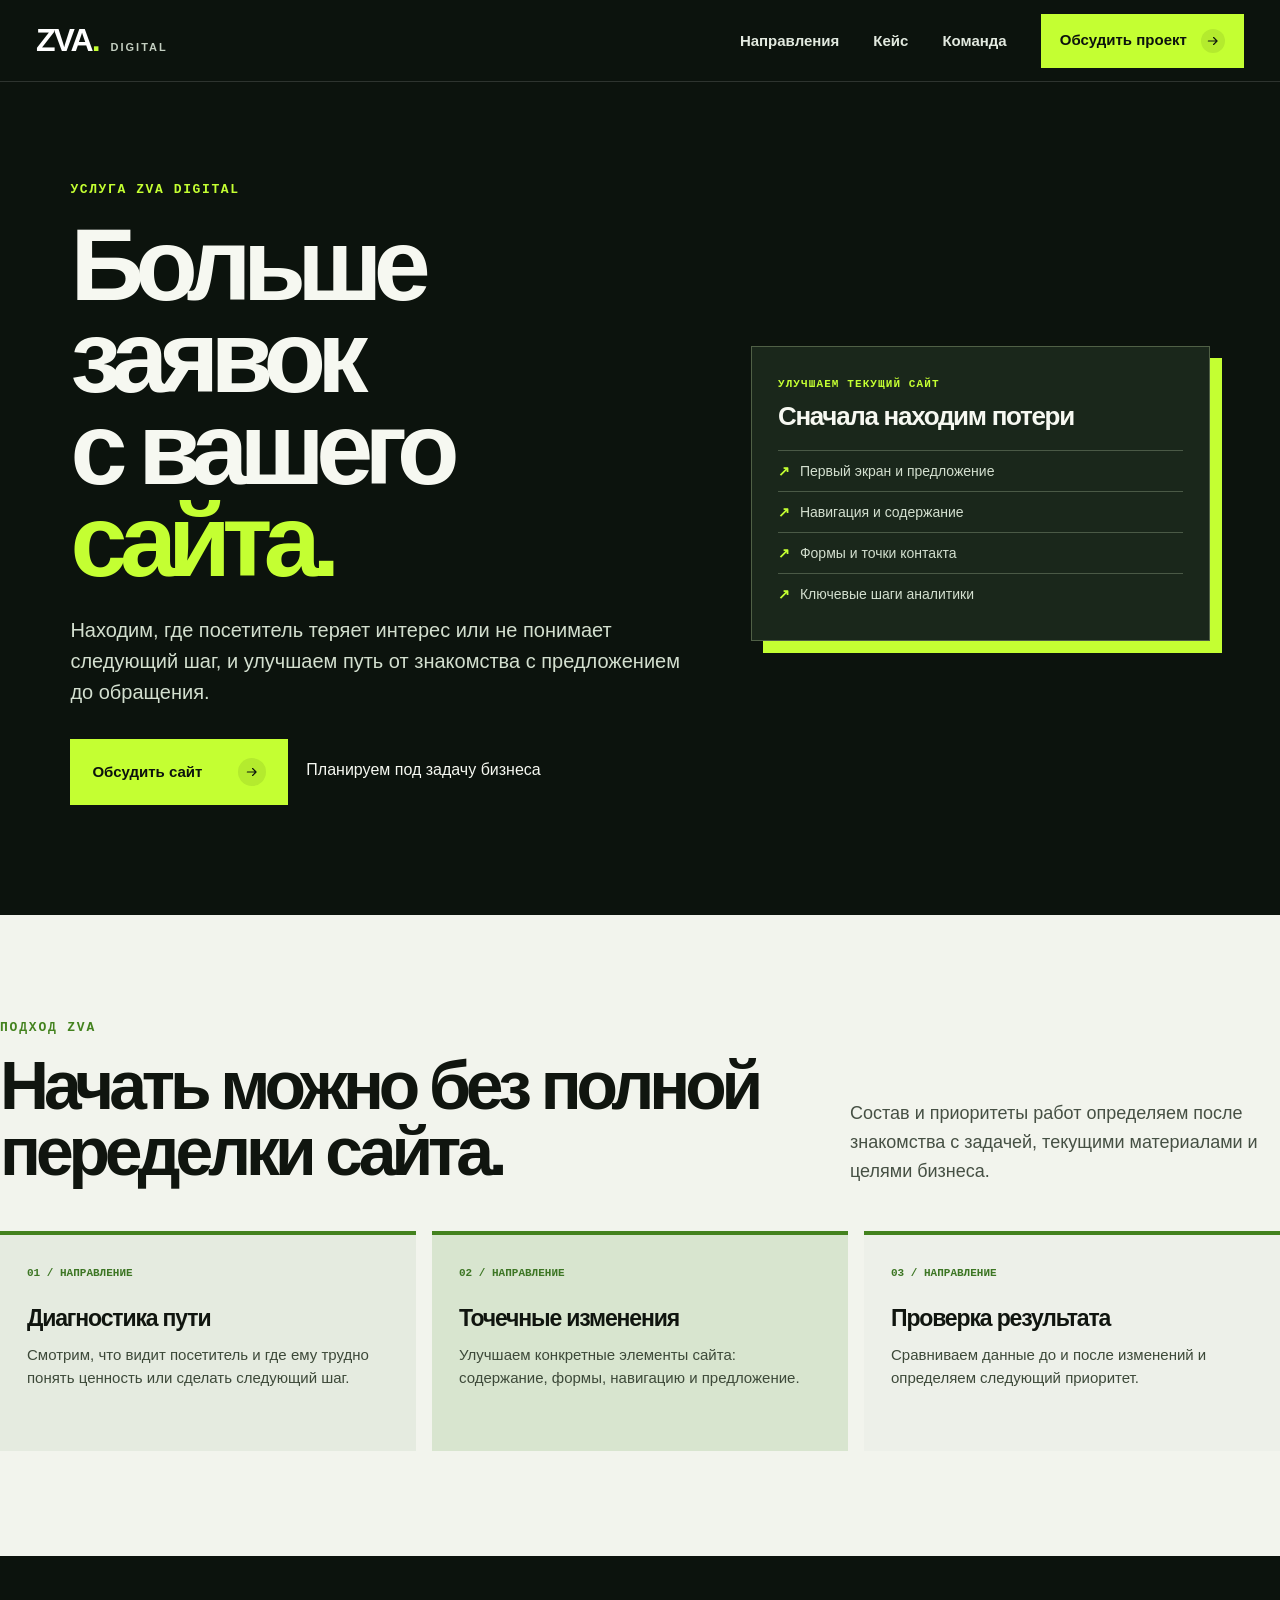
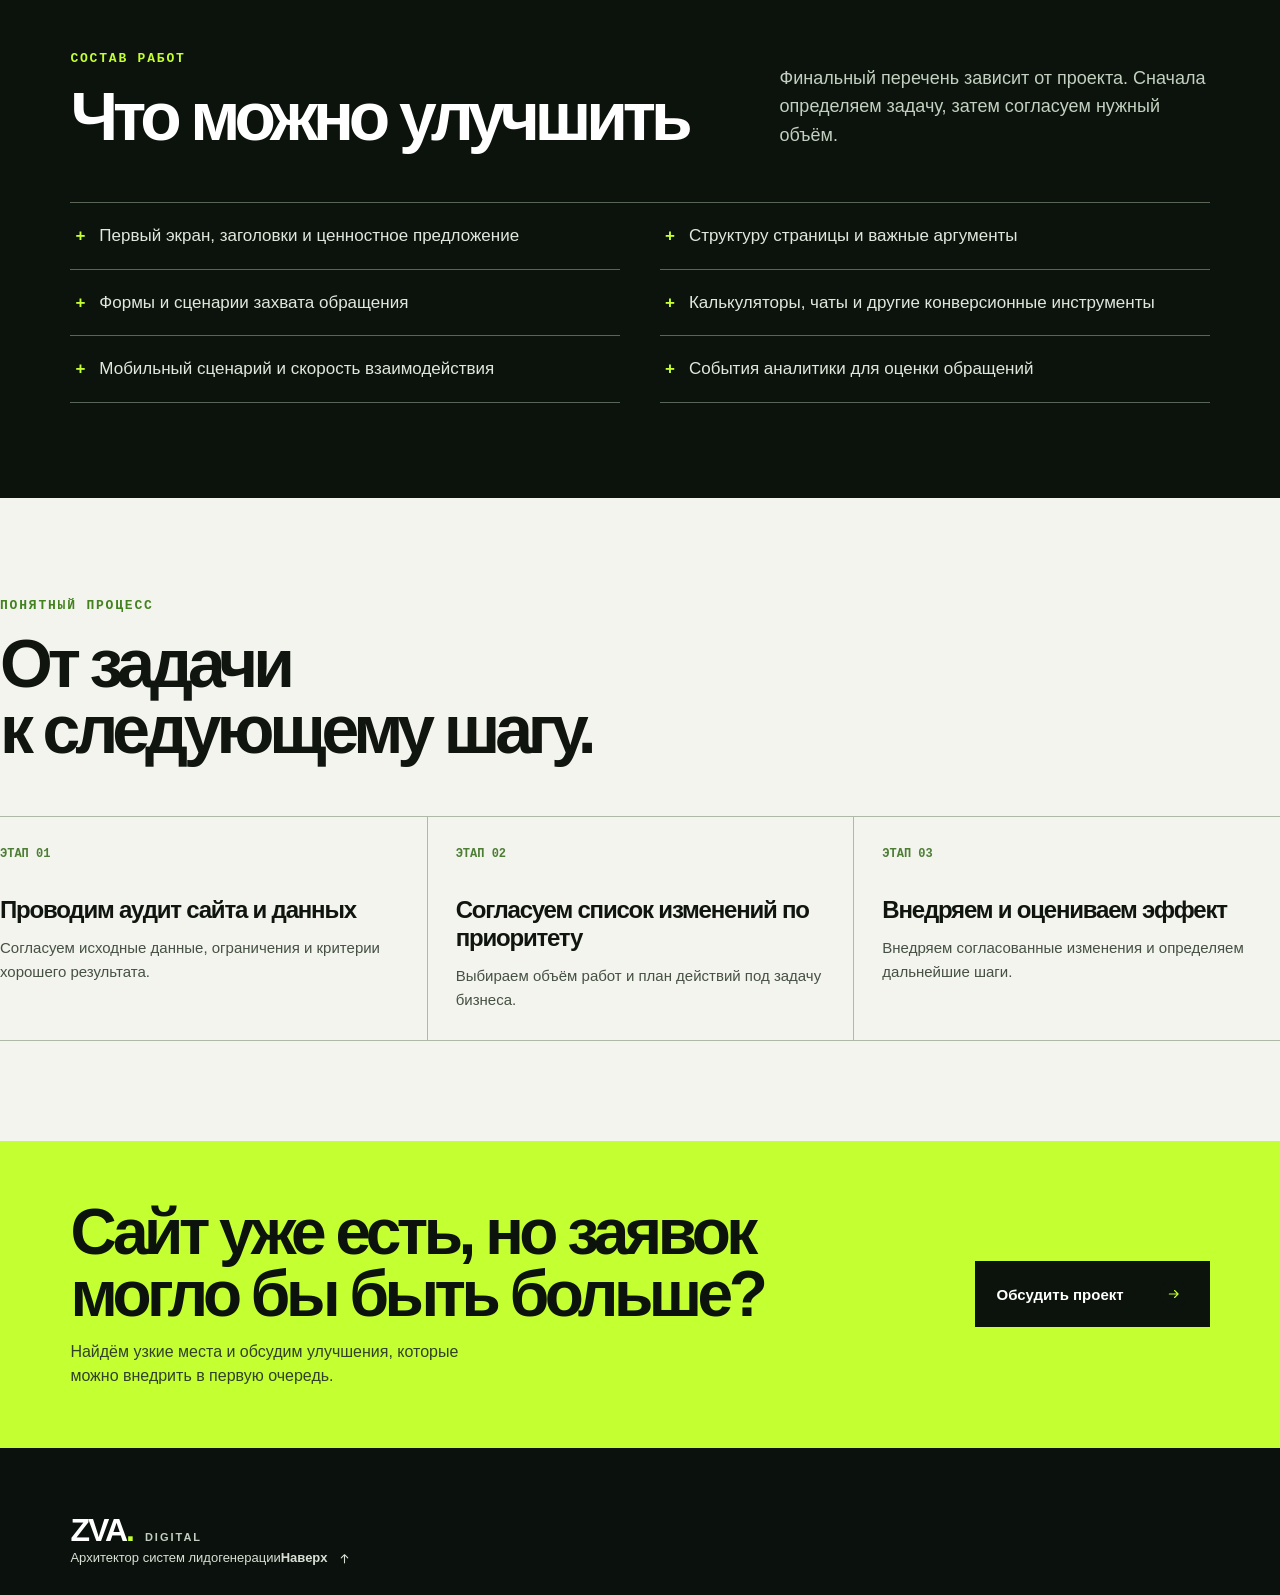
<file: conversion.html>
<!doctype html>
<html lang="ru">
<head>
  <meta charset="utf-8">
  <link rel="icon" type="image/svg+xml" href="/favicon.svg?v=20261112-4">
  <meta name="viewport" content="width=device-width, initial-scale=1">
  <meta name="theme-color" content="#0c130d">
  <meta name="description" content="Улучшение существующего сайта: анализ пользовательского пути, формы, конверсионные блоки и виджеты.">
  <link rel="canonical" href="https://zva.digital/conversion/">
  <meta property="og:title" content="Рост конверсии сайта — ZVA Digital">
  <meta property="og:description" content="Улучшение существующего сайта: анализ пользовательского пути, формы, конверсионные блоки и виджеты.">
  <meta property="og:type" content="website">
  <title>Рост конверсии сайта — ZVA Digital</title>
  <link rel="stylesheet" href="/styles.css?v=20261112-4">
  <script src="/script.js?v=20261112-4" defer></script>
</head>
<body>
  <header class="site-header"><a class="brand" href="/" aria-label="ZVA Digital — на главную"><strong>ZVA<span>.</span></strong><small>DIGITAL</small></a><button class="menu-toggle" type="button" aria-expanded="false" aria-controls="main-nav" aria-label="Открыть меню"><span></span><span></span></button><nav class="main-nav" id="main-nav" aria-label="Основная навигация"><a href="/#services">Направления</a><a href="/#case">Кейс</a><a href="/#team">Команда</a><a class="nav-cta" href="#contact" data-open-modal>Обсудить проект <span>↗</span></a></nav></header>
  <main id="top">
    <section class="service-page-hero">
      <div><p class="service-page-kicker">УСЛУГА ZVA DIGITAL</p><h1 class="service-page-title">Больше заявок<br>с вашего<br><em>сайта.</em></h1><p class="service-page-intro">Находим, где посетитель теряет интерес или не понимает следующий шаг, и улучшаем путь от знакомства с предложением до обращения.</p><div class="service-page-actions"><a class="button button-accent" href="#contact" data-open-modal data-modal-service="Рост конверсии">Обсудить сайт <b>↗</b></a><span>Планируем под задачу бизнеса</span></div></div>
      <aside class="service-page-aside"><small>УЛУЧШАЕМ ТЕКУЩИЙ САЙТ</small><strong>Сначала находим потери</strong><ul><li>Первый экран и предложение</li><li>Навигация и содержание</li><li>Формы и точки контакта</li><li>Ключевые шаги аналитики</li></ul></aside>
    </section>
    <section class="service-page-body"><div class="section-lead"><div><p class="section-kicker">ПОДХОД ZVA</p><h2>Начать можно без полной переделки сайта.</h2></div><p>Состав и приоритеты работ определяем после знакомства с задачей, текущими материалами и целями бизнеса.</p></div><div class="service-offer-grid"><article class="service-offer"><small>01 / НАПРАВЛЕНИЕ</small><h2>Диагностика пути</h2><p>Смотрим, что видит посетитель и где ему трудно понять ценность или сделать следующий шаг.</p></article><article class="service-offer"><small>02 / НАПРАВЛЕНИЕ</small><h2>Точечные изменения</h2><p>Улучшаем конкретные элементы сайта: содержание, формы, навигацию и предложение.</p></article><article class="service-offer"><small>03 / НАПРАВЛЕНИЕ</small><h2>Проверка результата</h2><p>Сравниваем данные до и после изменений и определяем следующий приоритет.</p></article></div></section>
    <section class="service-page-detail"><div class="section-lead"><div><p class="section-kicker">СОСТАВ РАБОТ</p><h2>Что можно улучшить</h2></div><p>Финальный перечень зависит от проекта. Сначала определяем задачу, затем согласуем нужный объём.</p></div><div class="service-detail-list"><p>Первый экран, заголовки и ценностное предложение</p><p>Структуру страницы и важные аргументы</p><p>Формы и сценарии захвата обращения</p><p>Калькуляторы, чаты и другие конверсионные инструменты</p><p>Мобильный сценарий и скорость взаимодействия</p><p>События аналитики для оценки обращений</p></div></section>
    <section class="service-process"><div class="section-lead"><div><p class="section-kicker">ПОНЯТНЫЙ ПРОЦЕСС</p><h2>От задачи<br>к следующему шагу.</h2></div></div><div class="service-process-grid"><article class="service-process-step"><small>ЭТАП 01</small><h3>Проводим аудит сайта и данных</h3><p>Согласуем исходные данные, ограничения и критерии хорошего результата.</p></article><article class="service-process-step"><small>ЭТАП 02</small><h3>Согласуем список изменений по приоритету</h3><p>Выбираем объём работ и план действий под задачу бизнеса.</p></article><article class="service-process-step"><small>ЭТАП 03</small><h3>Внедряем и оцениваем эффект</h3><p>Внедряем согласованные изменения и определяем дальнейшие шаги.</p></article></div></section>
    <section class="service-page-cta"><div><h2>Сайт уже есть, но заявок могло бы быть больше?</h2><p>Найдём узкие места и обсудим улучшения, которые можно внедрить в первую очередь.</p></div><a class="button" href="/#contact" data-open-modal data-modal-service="Рост конверсии">Обсудить проект <b>↗</b></a></section>
  </main>
  <footer class="site-footer"><a class="brand footer-brand" href="/"><strong>ZVA<span>.</span></strong><small>DIGITAL</small></a><span>Архитектор систем лидогенерации</span><a href="#top">Наверх <span class="external-arrow external-arrow-up">↑</span></a></footer>
  <div class="service-modal" id="service-modal" hidden>
    <button class="service-modal-backdrop" type="button" aria-label="Закрыть окно" data-modal-close></button>
    <section class="service-modal-dialog" role="dialog" aria-modal="true" aria-labelledby="service-modal-title" aria-describedby="service-modal-intro">
      <div class="modal-story" data-visual="system">
        <p class="modal-story-kicker">ZVA DIGITAL / ПРОЕКТНАЯ СИСТЕМА</p>
        <div class="modal-visual" id="modal-visual" aria-hidden="true"></div>
        <div class="modal-story-copy">
          <h3 id="modal-story-title">Маркетинг,<br><em>собранный в систему.</em></h3>
          <p id="modal-story-description">Свяжем сайт, привлечение трафика и обработку обращений в одну рабочую систему.</p>
          <ol class="modal-steps">
            <li><b>01</b><span><strong>Контекст</strong>Уточним цель и исходные данные.</span></li>
            <li><b>02</b><span><strong>Приоритет</strong>Выберем главный рычаг роста.</span></li>
            <li><b>03</b><span><strong>План</strong>Согласуем следующий шаг.</span></li>
          </ol>
        </div>
        <div class="modal-story-bottom" id="modal-story-bottom">ЗАДАЧА → ПРИОРИТЕТ → СИСТЕМА</div>
      </div>
      <div class="modal-form-column">
        <button class="service-modal-close" type="button" aria-label="Закрыть форму" data-modal-close>×</button>
        <p class="section-kicker">КОРОТКИЙ БРИФ · 1 МИНУТА</p>
        <h2 id="service-modal-title">С чего начнём?</h2>
        <p class="service-modal-intro" id="service-modal-intro">Выберите направление и оставьте контакт — уточним задачу и предложим подходящий следующий шаг.</p>
        <form class="service-modal-form" id="service-modal-form">
          <label class="modal-field--wide">Направление
            <select name="service" required>
              <option value="" selected disabled>Выберите направление</option>
              <option value="Сайты">Создание сайта</option>
              <option value="Контекстная реклама">Яндекс Директ</option>
              <option value="SEO-продвижение">SEO-продвижение</option>
              <option value="CRM-системы">CRM и обработка заявок</option>
              <option value="Рост конверсии">Рост конверсии сайта</option>
              <option value="Комплексный проект">Комплексный проект</option>
            </select>
          </label>
          <label>Ваше имя
            <input name="name" autocomplete="name" placeholder="Как к вам обращаться?" required>
          </label>
          <label>Телефон или Telegram
            <input name="contact" autocomplete="tel" placeholder="+7 или @username" required>
          </label>
          <label class="modal-field--wide">Сайт компании <span class="modal-optional">если уже есть</span>
            <input name="site" autocomplete="url" placeholder="вашсайт.ru">
          </label>
          <button class="service-modal-submit" type="submit"><span id="service-modal-submit-label">Оставить заявку</span> <b aria-hidden="true">→</b></button>
          <p class="service-modal-note" aria-live="polite">Форма пока демонстрационная: после согласования канала подключим отправку на почту или в Telegram.</p>
        </form>
      </div>
    </section>
  </div>
</body>
</html>
</file>
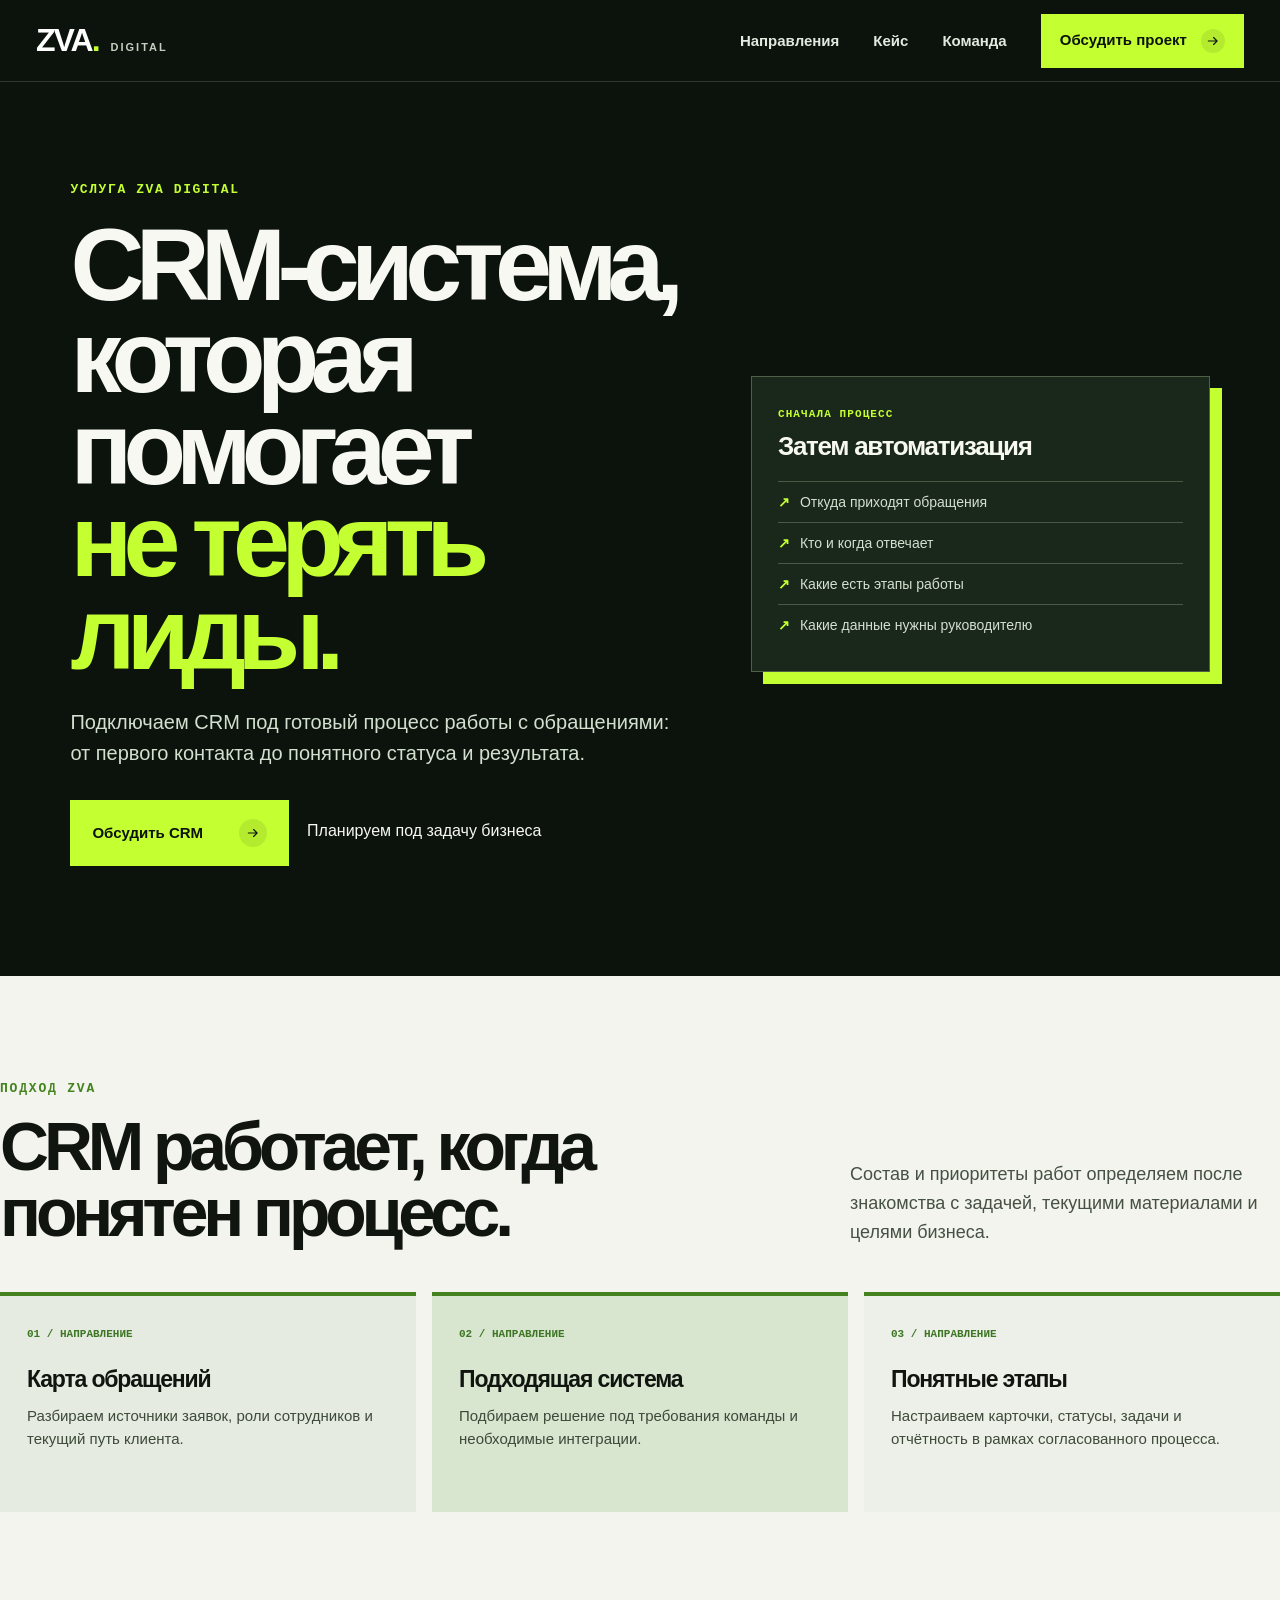
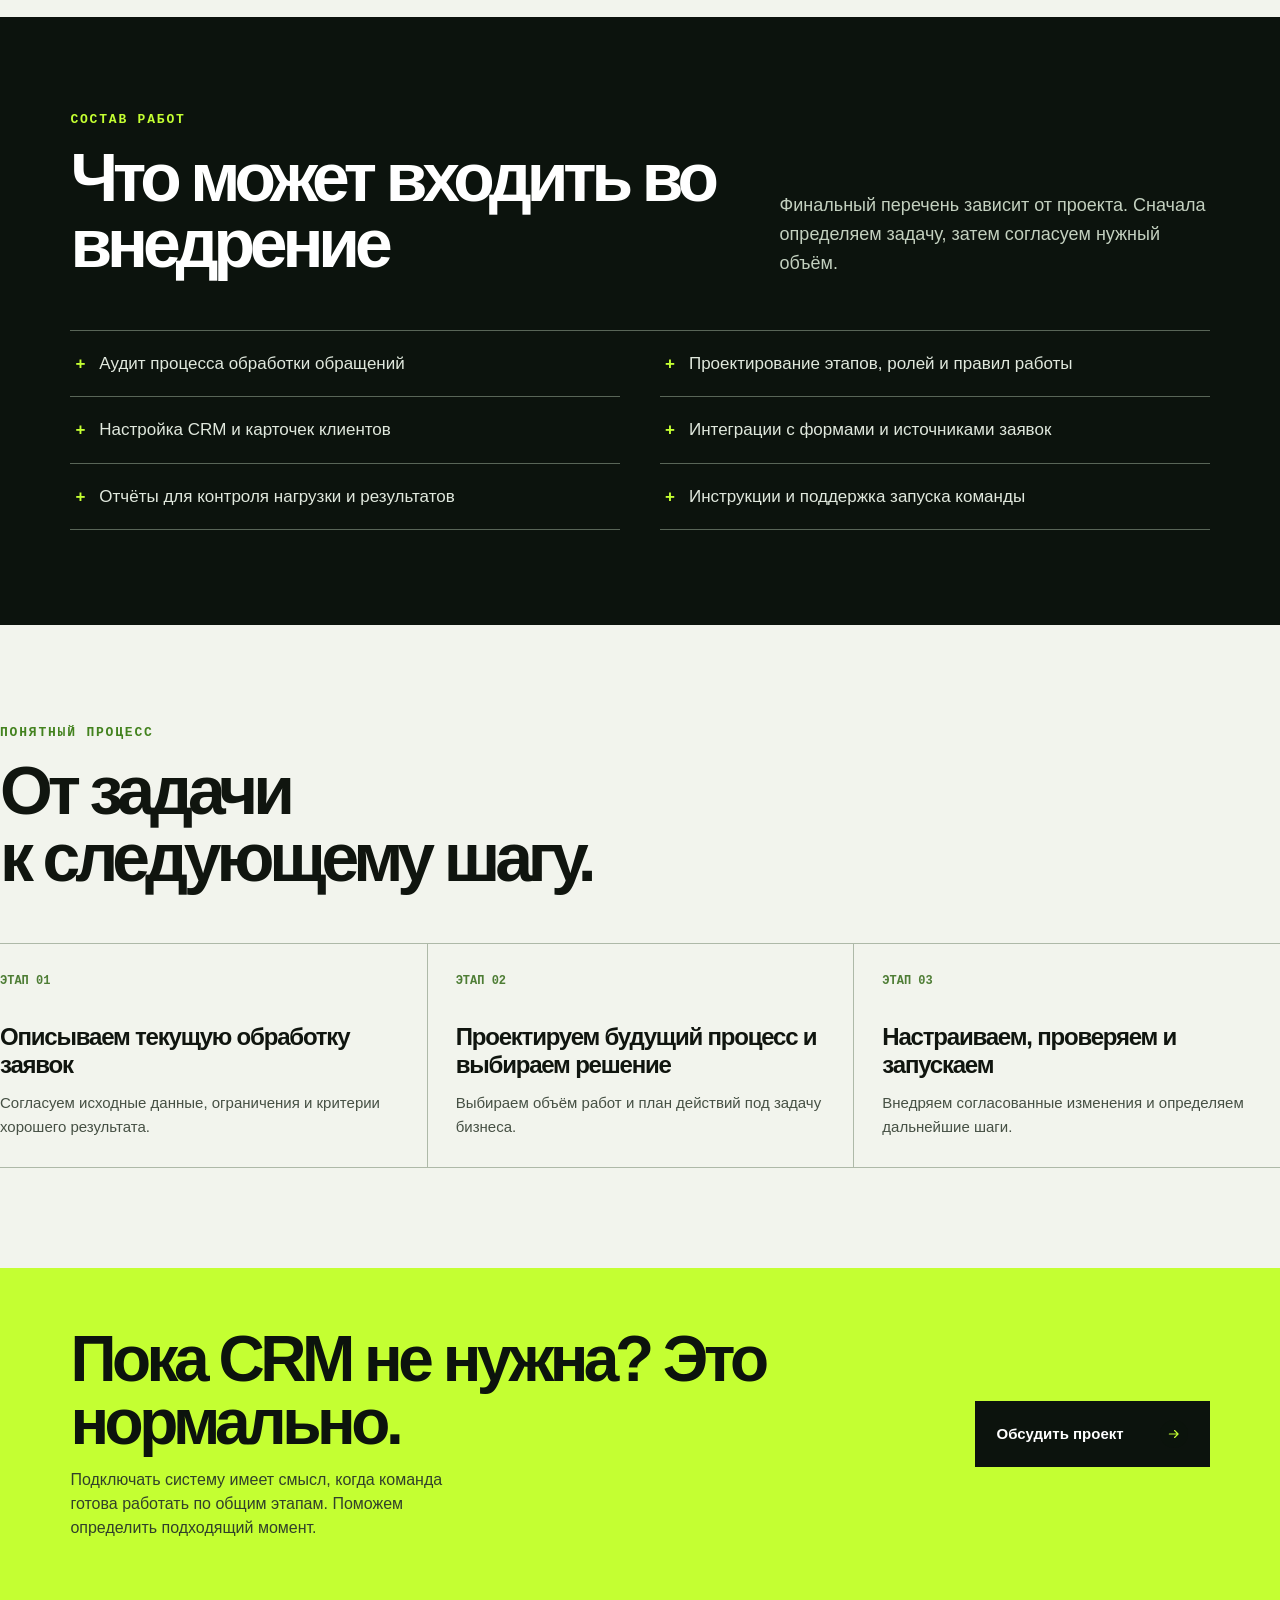
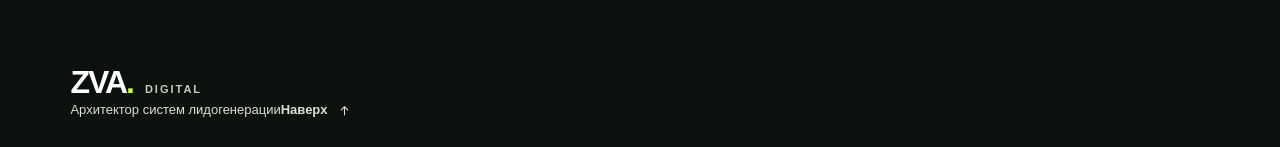
<file: crm.html>
<!doctype html>
<html lang="ru">
<head>
  <meta charset="utf-8">
  <link rel="icon" type="image/svg+xml" href="/favicon.svg?v=20261112-4">
  <meta name="viewport" content="width=device-width, initial-scale=1">
  <meta name="theme-color" content="#0c130d">
  <meta name="description" content="Проектирование CRM и процесса обработки обращений: этапы, роли, источники и отчётность.">
  <link rel="canonical" href="https://zva.digital/crm/">
  <meta property="og:title" content="CRM-системы и обработка заявок — ZVA Digital">
  <meta property="og:description" content="Проектирование CRM и процесса обработки обращений: этапы, роли, источники и отчётность.">
  <meta property="og:type" content="website">
  <title>CRM-системы и обработка заявок — ZVA Digital</title>
  <link rel="stylesheet" href="/styles.css?v=20261112-4">
  <script src="/script.js?v=20261112-4" defer></script>
</head>
<body>
  <header class="site-header"><a class="brand" href="/" aria-label="ZVA Digital — на главную"><strong>ZVA<span>.</span></strong><small>DIGITAL</small></a><button class="menu-toggle" type="button" aria-expanded="false" aria-controls="main-nav" aria-label="Открыть меню"><span></span><span></span></button><nav class="main-nav" id="main-nav" aria-label="Основная навигация"><a href="/#services">Направления</a><a href="/#case">Кейс</a><a href="/#team">Команда</a><a class="nav-cta" href="#contact" data-open-modal>Обсудить проект <span>↗</span></a></nav></header>
  <main id="top">
    <section class="service-page-hero">
      <div><p class="service-page-kicker">УСЛУГА ZVA DIGITAL</p><h1 class="service-page-title">CRM-система,<br>которая помогает<br><em>не терять лиды.</em></h1><p class="service-page-intro">Подключаем CRM под готовый процесс работы с обращениями: от первого контакта до понятного статуса и результата.</p><div class="service-page-actions"><a class="button button-accent" href="#contact" data-open-modal data-modal-service="CRM-системы">Обсудить CRM <b>↗</b></a><span>Планируем под задачу бизнеса</span></div></div>
      <aside class="service-page-aside"><small>СНАЧАЛА ПРОЦЕСС</small><strong>Затем автоматизация</strong><ul><li>Откуда приходят обращения</li><li>Кто и когда отвечает</li><li>Какие есть этапы работы</li><li>Какие данные нужны руководителю</li></ul></aside>
    </section>
    <section class="service-page-body"><div class="section-lead"><div><p class="section-kicker">ПОДХОД ZVA</p><h2>CRM работает, когда понятен процесс.</h2></div><p>Состав и приоритеты работ определяем после знакомства с задачей, текущими материалами и целями бизнеса.</p></div><div class="service-offer-grid"><article class="service-offer"><small>01 / НАПРАВЛЕНИЕ</small><h2>Карта обращений</h2><p>Разбираем источники заявок, роли сотрудников и текущий путь клиента.</p></article><article class="service-offer"><small>02 / НАПРАВЛЕНИЕ</small><h2>Подходящая система</h2><p>Подбираем решение под требования команды и необходимые интеграции.</p></article><article class="service-offer"><small>03 / НАПРАВЛЕНИЕ</small><h2>Понятные этапы</h2><p>Настраиваем карточки, статусы, задачи и отчётность в рамках согласованного процесса.</p></article></div></section>
    <section class="service-page-detail"><div class="section-lead"><div><p class="section-kicker">СОСТАВ РАБОТ</p><h2>Что может входить во внедрение</h2></div><p>Финальный перечень зависит от проекта. Сначала определяем задачу, затем согласуем нужный объём.</p></div><div class="service-detail-list"><p>Аудит процесса обработки обращений</p><p>Проектирование этапов, ролей и правил работы</p><p>Настройка CRM и карточек клиентов</p><p>Интеграции с формами и источниками заявок</p><p>Отчёты для контроля нагрузки и результатов</p><p>Инструкции и поддержка запуска команды</p></div></section>
    <section class="service-process"><div class="section-lead"><div><p class="section-kicker">ПОНЯТНЫЙ ПРОЦЕСС</p><h2>От задачи<br>к следующему шагу.</h2></div></div><div class="service-process-grid"><article class="service-process-step"><small>ЭТАП 01</small><h3>Описываем текущую обработку заявок</h3><p>Согласуем исходные данные, ограничения и критерии хорошего результата.</p></article><article class="service-process-step"><small>ЭТАП 02</small><h3>Проектируем будущий процесс и выбираем решение</h3><p>Выбираем объём работ и план действий под задачу бизнеса.</p></article><article class="service-process-step"><small>ЭТАП 03</small><h3>Настраиваем, проверяем и запускаем</h3><p>Внедряем согласованные изменения и определяем дальнейшие шаги.</p></article></div></section>
    <section class="service-page-cta"><div><h2>Пока CRM не нужна? Это нормально.</h2><p>Подключать систему имеет смысл, когда команда готова работать по общим этапам. Поможем определить подходящий момент.</p></div><a class="button" href="/#contact" data-open-modal data-modal-service="CRM-системы">Обсудить проект <b>↗</b></a></section>
  </main>
  <footer class="site-footer"><a class="brand footer-brand" href="/"><strong>ZVA<span>.</span></strong><small>DIGITAL</small></a><span>Архитектор систем лидогенерации</span><a href="#top">Наверх <span class="external-arrow external-arrow-up">↑</span></a></footer>
  <div class="service-modal" id="service-modal" hidden>
    <button class="service-modal-backdrop" type="button" aria-label="Закрыть окно" data-modal-close></button>
    <section class="service-modal-dialog" role="dialog" aria-modal="true" aria-labelledby="service-modal-title" aria-describedby="service-modal-intro">
      <div class="modal-story" data-visual="system">
        <p class="modal-story-kicker">ZVA DIGITAL / ПРОЕКТНАЯ СИСТЕМА</p>
        <div class="modal-visual" id="modal-visual" aria-hidden="true"></div>
        <div class="modal-story-copy">
          <h3 id="modal-story-title">Маркетинг,<br><em>собранный в систему.</em></h3>
          <p id="modal-story-description">Свяжем сайт, привлечение трафика и обработку обращений в одну рабочую систему.</p>
          <ol class="modal-steps">
            <li><b>01</b><span><strong>Контекст</strong>Уточним цель и исходные данные.</span></li>
            <li><b>02</b><span><strong>Приоритет</strong>Выберем главный рычаг роста.</span></li>
            <li><b>03</b><span><strong>План</strong>Согласуем следующий шаг.</span></li>
          </ol>
        </div>
        <div class="modal-story-bottom" id="modal-story-bottom">ЗАДАЧА → ПРИОРИТЕТ → СИСТЕМА</div>
      </div>
      <div class="modal-form-column">
        <button class="service-modal-close" type="button" aria-label="Закрыть форму" data-modal-close>×</button>
        <p class="section-kicker">КОРОТКИЙ БРИФ · 1 МИНУТА</p>
        <h2 id="service-modal-title">С чего начнём?</h2>
        <p class="service-modal-intro" id="service-modal-intro">Выберите направление и оставьте контакт — уточним задачу и предложим подходящий следующий шаг.</p>
        <form class="service-modal-form" id="service-modal-form">
          <label class="modal-field--wide">Направление
            <select name="service" required>
              <option value="" selected disabled>Выберите направление</option>
              <option value="Сайты">Создание сайта</option>
              <option value="Контекстная реклама">Яндекс Директ</option>
              <option value="SEO-продвижение">SEO-продвижение</option>
              <option value="CRM-системы">CRM и обработка заявок</option>
              <option value="Рост конверсии">Рост конверсии сайта</option>
              <option value="Комплексный проект">Комплексный проект</option>
            </select>
          </label>
          <label>Ваше имя
            <input name="name" autocomplete="name" placeholder="Как к вам обращаться?" required>
          </label>
          <label>Телефон или Telegram
            <input name="contact" autocomplete="tel" placeholder="+7 или @username" required>
          </label>
          <label class="modal-field--wide">Сайт компании <span class="modal-optional">если уже есть</span>
            <input name="site" autocomplete="url" placeholder="вашсайт.ru">
          </label>
          <button class="service-modal-submit" type="submit"><span id="service-modal-submit-label">Оставить заявку</span> <b aria-hidden="true">→</b></button>
          <p class="service-modal-note" aria-live="polite">Форма пока демонстрационная: после согласования канала подключим отправку на почту или в Telegram.</p>
        </form>
      </div>
    </section>
  </div>
</body>
</html>
</file>
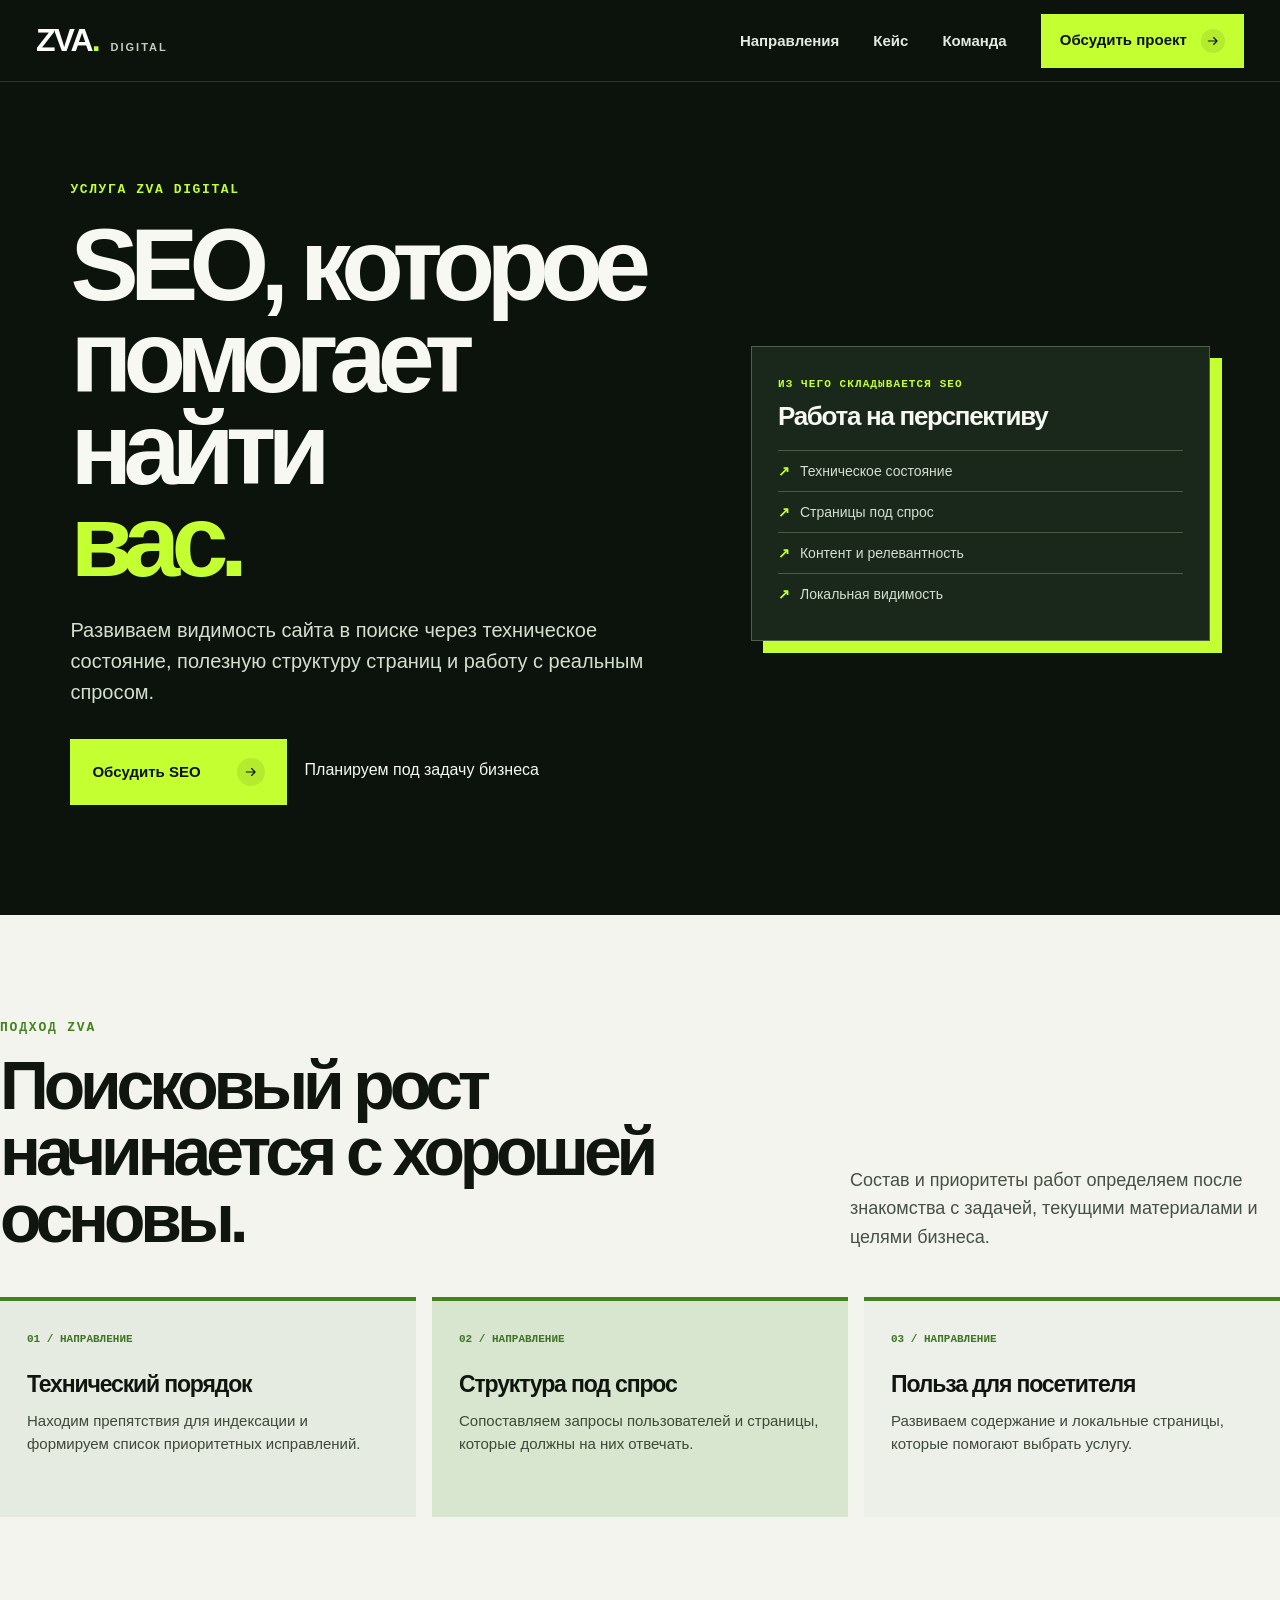
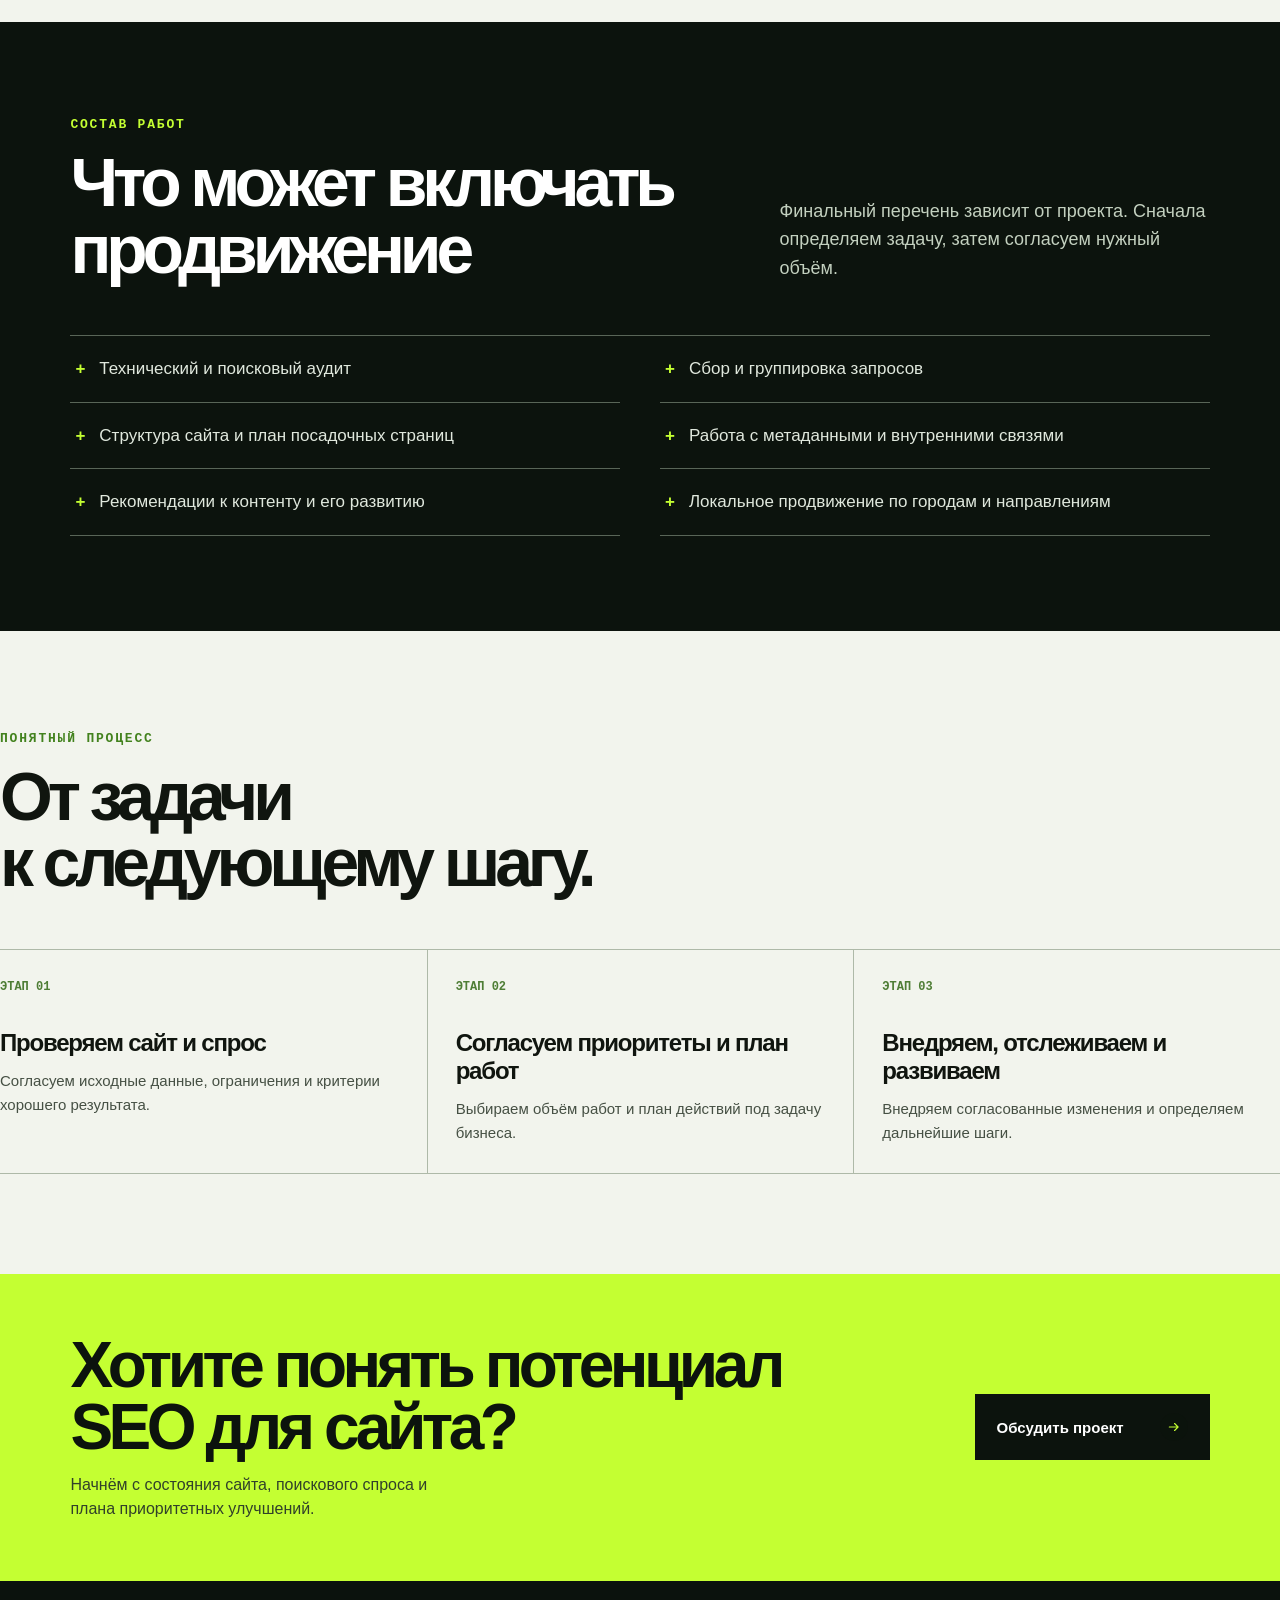
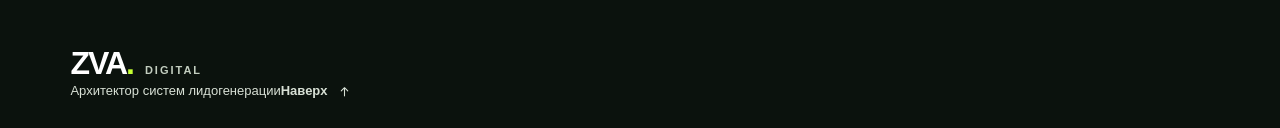
<file: seo.html>
<!doctype html>
<html lang="ru">
<head>
  <meta charset="utf-8">
  <link rel="icon" type="image/svg+xml" href="/favicon.svg?v=20261112-4">
  <meta name="viewport" content="width=device-width, initial-scale=1">
  <meta name="theme-color" content="#0c130d">
  <meta name="description" content="SEO-продвижение: техническая основа, структура сайта, полезный контент и работа с локальным спросом.">
  <link rel="canonical" href="https://zva.digital/seo/">
  <meta property="og:title" content="SEO-продвижение сайта — ZVA Digital">
  <meta property="og:description" content="SEO-продвижение: техническая основа, структура сайта, полезный контент и работа с локальным спросом.">
  <meta property="og:type" content="website">
  <title>SEO-продвижение сайта — ZVA Digital</title>
  <link rel="stylesheet" href="/styles.css?v=20261112-4">
  <script src="/script.js?v=20261112-4" defer></script>
</head>
<body>
  <header class="site-header"><a class="brand" href="/" aria-label="ZVA Digital — на главную"><strong>ZVA<span>.</span></strong><small>DIGITAL</small></a><button class="menu-toggle" type="button" aria-expanded="false" aria-controls="main-nav" aria-label="Открыть меню"><span></span><span></span></button><nav class="main-nav" id="main-nav" aria-label="Основная навигация"><a href="/#services">Направления</a><a href="/#case">Кейс</a><a href="/#team">Команда</a><a class="nav-cta" href="#contact" data-open-modal>Обсудить проект <span>↗</span></a></nav></header>
  <main id="top">
    <section class="service-page-hero">
      <div><p class="service-page-kicker">УСЛУГА ZVA DIGITAL</p><h1 class="service-page-title">SEO, которое<br>помогает найти<br><em>вас.</em></h1><p class="service-page-intro">Развиваем видимость сайта в поиске через техническое состояние, полезную структуру страниц и работу с реальным спросом.</p><div class="service-page-actions"><a class="button button-accent" href="#contact" data-open-modal data-modal-service="SEO-продвижение">Обсудить SEO <b>↗</b></a><span>Планируем под задачу бизнеса</span></div></div>
      <aside class="service-page-aside"><small>ИЗ ЧЕГО СКЛАДЫВАЕТСЯ SEO</small><strong>Работа на перспективу</strong><ul><li>Техническое состояние</li><li>Страницы под спрос</li><li>Контент и релевантность</li><li>Локальная видимость</li></ul></aside>
    </section>
    <section class="service-page-body"><div class="section-lead"><div><p class="section-kicker">ПОДХОД ZVA</p><h2>Поисковый рост начинается с хорошей основы.</h2></div><p>Состав и приоритеты работ определяем после знакомства с задачей, текущими материалами и целями бизнеса.</p></div><div class="service-offer-grid"><article class="service-offer"><small>01 / НАПРАВЛЕНИЕ</small><h2>Технический порядок</h2><p>Находим препятствия для индексации и формируем список приоритетных исправлений.</p></article><article class="service-offer"><small>02 / НАПРАВЛЕНИЕ</small><h2>Структура под спрос</h2><p>Сопоставляем запросы пользователей и страницы, которые должны на них отвечать.</p></article><article class="service-offer"><small>03 / НАПРАВЛЕНИЕ</small><h2>Польза для посетителя</h2><p>Развиваем содержание и локальные страницы, которые помогают выбрать услугу.</p></article></div></section>
    <section class="service-page-detail"><div class="section-lead"><div><p class="section-kicker">СОСТАВ РАБОТ</p><h2>Что может включать продвижение</h2></div><p>Финальный перечень зависит от проекта. Сначала определяем задачу, затем согласуем нужный объём.</p></div><div class="service-detail-list"><p>Технический и поисковый аудит</p><p>Сбор и группировка запросов</p><p>Структура сайта и план посадочных страниц</p><p>Работа с метаданными и внутренними связями</p><p>Рекомендации к контенту и его развитию</p><p>Локальное продвижение по городам и направлениям</p></div></section>
    <section class="service-process"><div class="section-lead"><div><p class="section-kicker">ПОНЯТНЫЙ ПРОЦЕСС</p><h2>От задачи<br>к следующему шагу.</h2></div></div><div class="service-process-grid"><article class="service-process-step"><small>ЭТАП 01</small><h3>Проверяем сайт и спрос</h3><p>Согласуем исходные данные, ограничения и критерии хорошего результата.</p></article><article class="service-process-step"><small>ЭТАП 02</small><h3>Согласуем приоритеты и план работ</h3><p>Выбираем объём работ и план действий под задачу бизнеса.</p></article><article class="service-process-step"><small>ЭТАП 03</small><h3>Внедряем, отслеживаем и развиваем</h3><p>Внедряем согласованные изменения и определяем дальнейшие шаги.</p></article></div></section>
    <section class="service-page-cta"><div><h2>Хотите понять потенциал SEO для сайта?</h2><p>Начнём с состояния сайта, поискового спроса и плана приоритетных улучшений.</p></div><a class="button" href="/#contact" data-open-modal data-modal-service="SEO-продвижение">Обсудить проект <b>↗</b></a></section>
  </main>
  <footer class="site-footer"><a class="brand footer-brand" href="/"><strong>ZVA<span>.</span></strong><small>DIGITAL</small></a><span>Архитектор систем лидогенерации</span><a href="#top">Наверх <span class="external-arrow external-arrow-up">↑</span></a></footer>
  <div class="service-modal" id="service-modal" hidden>
    <button class="service-modal-backdrop" type="button" aria-label="Закрыть окно" data-modal-close></button>
    <section class="service-modal-dialog" role="dialog" aria-modal="true" aria-labelledby="service-modal-title" aria-describedby="service-modal-intro">
      <div class="modal-story" data-visual="system">
        <p class="modal-story-kicker">ZVA DIGITAL / ПРОЕКТНАЯ СИСТЕМА</p>
        <div class="modal-visual" id="modal-visual" aria-hidden="true"></div>
        <div class="modal-story-copy">
          <h3 id="modal-story-title">Маркетинг,<br><em>собранный в систему.</em></h3>
          <p id="modal-story-description">Свяжем сайт, привлечение трафика и обработку обращений в одну рабочую систему.</p>
          <ol class="modal-steps">
            <li><b>01</b><span><strong>Контекст</strong>Уточним цель и исходные данные.</span></li>
            <li><b>02</b><span><strong>Приоритет</strong>Выберем главный рычаг роста.</span></li>
            <li><b>03</b><span><strong>План</strong>Согласуем следующий шаг.</span></li>
          </ol>
        </div>
        <div class="modal-story-bottom" id="modal-story-bottom">ЗАДАЧА → ПРИОРИТЕТ → СИСТЕМА</div>
      </div>
      <div class="modal-form-column">
        <button class="service-modal-close" type="button" aria-label="Закрыть форму" data-modal-close>×</button>
        <p class="section-kicker">КОРОТКИЙ БРИФ · 1 МИНУТА</p>
        <h2 id="service-modal-title">С чего начнём?</h2>
        <p class="service-modal-intro" id="service-modal-intro">Выберите направление и оставьте контакт — уточним задачу и предложим подходящий следующий шаг.</p>
        <form class="service-modal-form" id="service-modal-form">
          <label class="modal-field--wide">Направление
            <select name="service" required>
              <option value="" selected disabled>Выберите направление</option>
              <option value="Сайты">Создание сайта</option>
              <option value="Контекстная реклама">Яндекс Директ</option>
              <option value="SEO-продвижение">SEO-продвижение</option>
              <option value="CRM-системы">CRM и обработка заявок</option>
              <option value="Рост конверсии">Рост конверсии сайта</option>
              <option value="Комплексный проект">Комплексный проект</option>
            </select>
          </label>
          <label>Ваше имя
            <input name="name" autocomplete="name" placeholder="Как к вам обращаться?" required>
          </label>
          <label>Телефон или Telegram
            <input name="contact" autocomplete="tel" placeholder="+7 или @username" required>
          </label>
          <label class="modal-field--wide">Сайт компании <span class="modal-optional">если уже есть</span>
            <input name="site" autocomplete="url" placeholder="вашсайт.ru">
          </label>
          <button class="service-modal-submit" type="submit"><span id="service-modal-submit-label">Оставить заявку</span> <b aria-hidden="true">→</b></button>
          <p class="service-modal-note" aria-live="polite">Форма пока демонстрационная: после согласования канала подключим отправку на почту или в Telegram.</p>
        </form>
      </div>
    </section>
  </div>
</body>
</html>
</file>
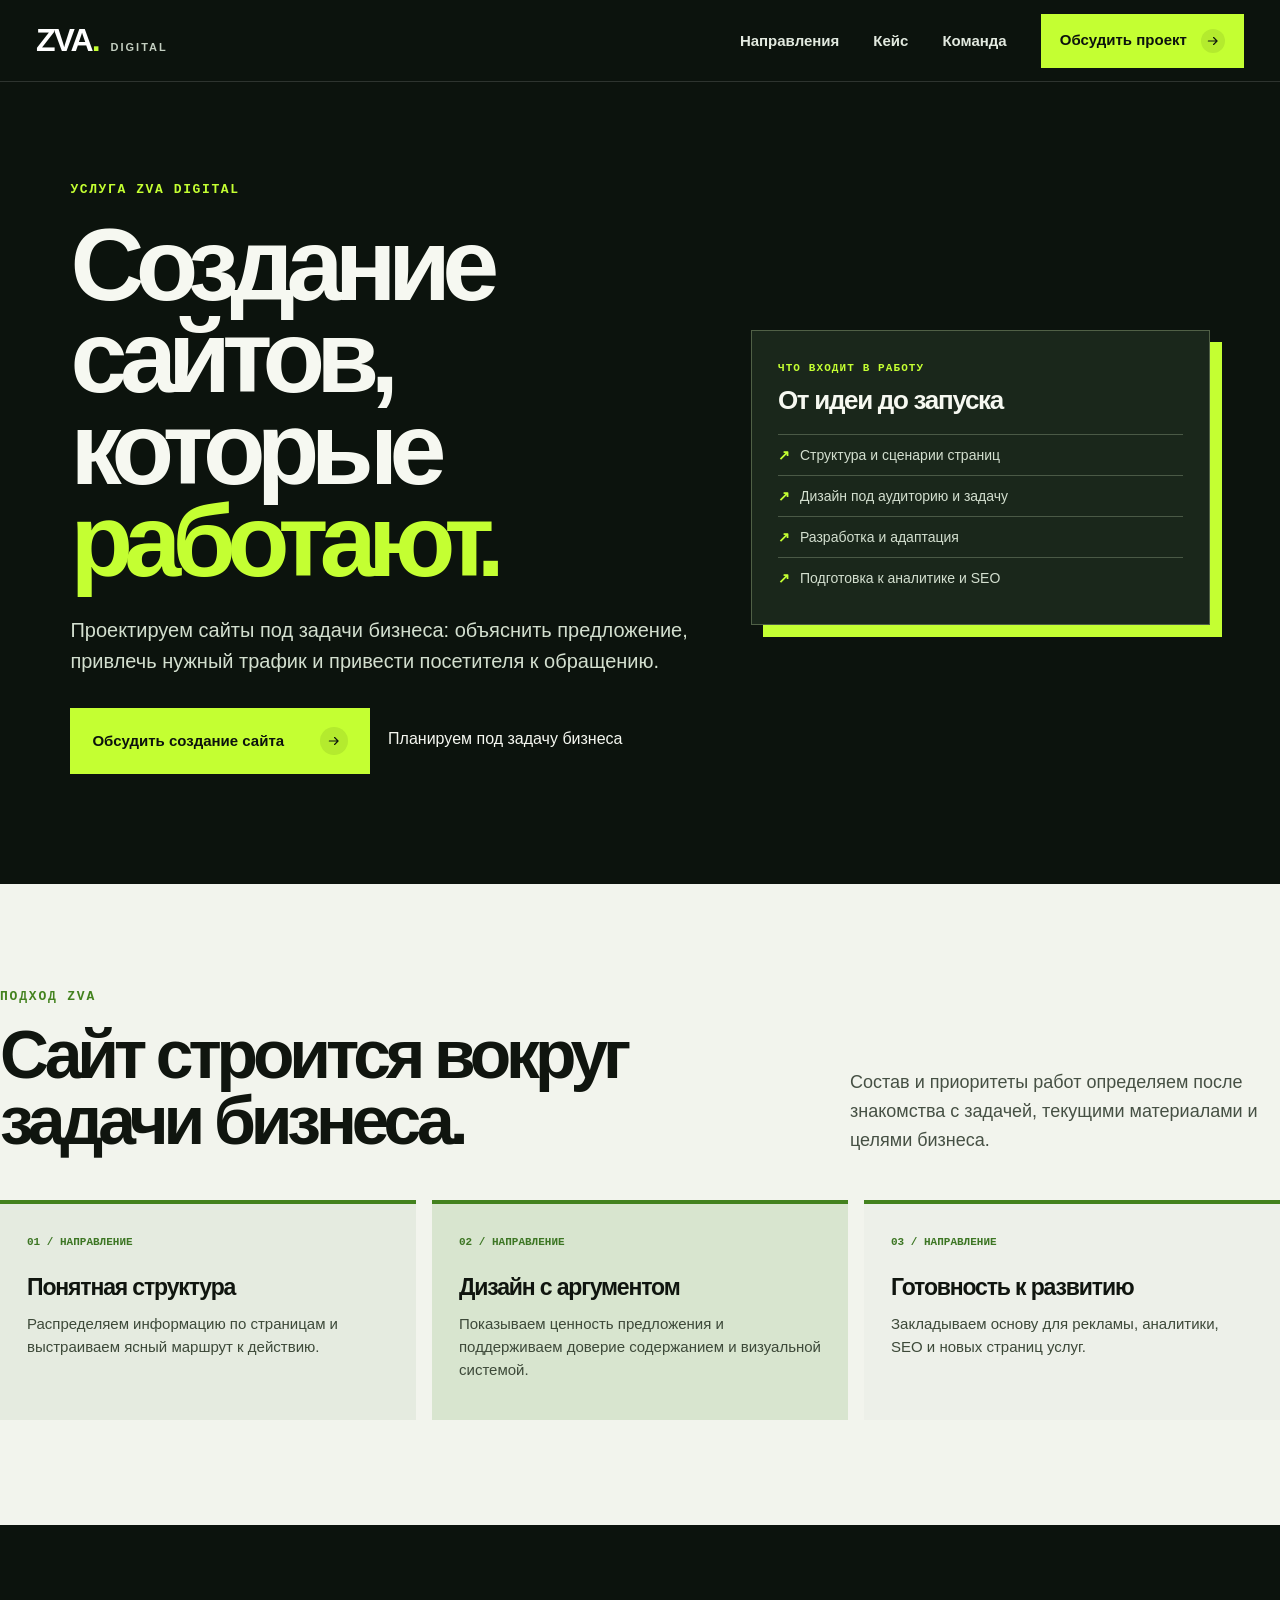
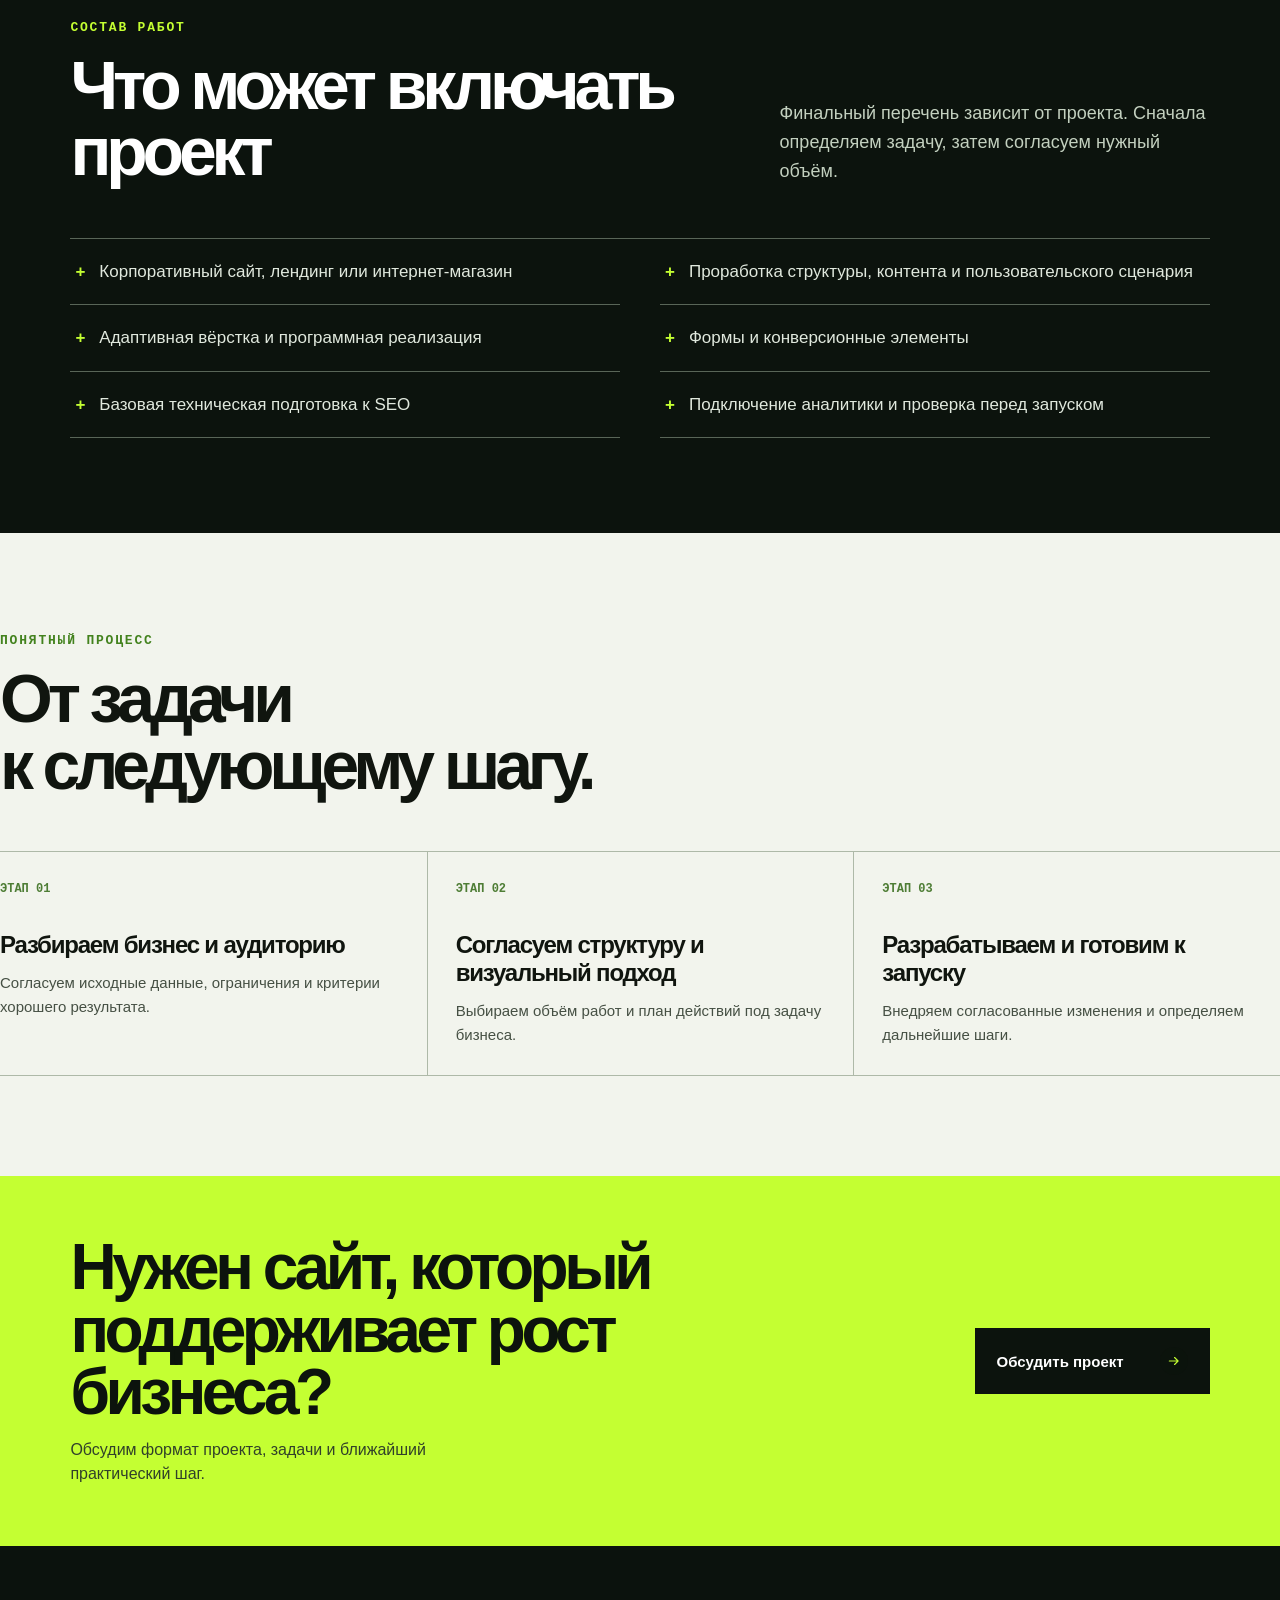
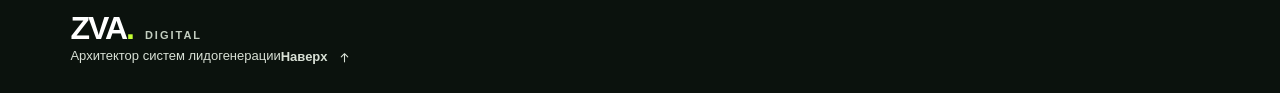
<file: sites.html>
<!doctype html>
<html lang="ru">
<head>
  <meta charset="utf-8">
  <link rel="icon" type="image/svg+xml" href="/favicon.svg?v=20261112-4">
  <meta name="viewport" content="width=device-width, initial-scale=1">
  <meta name="theme-color" content="#0c130d">
  <meta name="description" content="Разработка корпоративных сайтов, лендингов и интернет-магазинов: от структуры и дизайна до запуска.">
  <link rel="canonical" href="https://zva.digital/sites/">
  <meta property="og:title" content="Создание сайтов — ZVA Digital">
  <meta property="og:description" content="Разработка корпоративных сайтов, лендингов и интернет-магазинов: от структуры и дизайна до запуска.">
  <meta property="og:type" content="website">
  <title>Создание сайтов — ZVA Digital</title>
  <link rel="stylesheet" href="/styles.css?v=20261112-4">
  <script src="/script.js?v=20261112-4" defer></script>
</head>
<body>
  <header class="site-header"><a class="brand" href="/" aria-label="ZVA Digital — на главную"><strong>ZVA<span>.</span></strong><small>DIGITAL</small></a><button class="menu-toggle" type="button" aria-expanded="false" aria-controls="main-nav" aria-label="Открыть меню"><span></span><span></span></button><nav class="main-nav" id="main-nav" aria-label="Основная навигация"><a href="/#services">Направления</a><a href="/#case">Кейс</a><a href="/#team">Команда</a><a class="nav-cta" href="#contact" data-open-modal>Обсудить проект <span>↗</span></a></nav></header>
  <main id="top">
    <section class="service-page-hero">
      <div><p class="service-page-kicker">УСЛУГА ZVA DIGITAL</p><h1 class="service-page-title">Создание<br>сайтов, которые<br><em>работают.</em></h1><p class="service-page-intro">Проектируем сайты под задачи бизнеса: объяснить предложение, привлечь нужный трафик и привести посетителя к обращению.</p><div class="service-page-actions"><a class="button button-accent" href="#contact" data-open-modal data-modal-service="Сайты">Обсудить создание сайта <b>↗</b></a><span>Планируем под задачу бизнеса</span></div></div>
      <aside class="service-page-aside"><small>ЧТО ВХОДИТ В РАБОТУ</small><strong>От идеи до запуска</strong><ul><li>Структура и сценарии страниц</li><li>Дизайн под аудиторию и задачу</li><li>Разработка и адаптация</li><li>Подготовка к аналитике и SEO</li></ul></aside>
    </section>
    <section class="service-page-body"><div class="section-lead"><div><p class="section-kicker">ПОДХОД ZVA</p><h2>Сайт строится вокруг задачи бизнеса.</h2></div><p>Состав и приоритеты работ определяем после знакомства с задачей, текущими материалами и целями бизнеса.</p></div><div class="service-offer-grid"><article class="service-offer"><small>01 / НАПРАВЛЕНИЕ</small><h2>Понятная структура</h2><p>Распределяем информацию по страницам и выстраиваем ясный маршрут к действию.</p></article><article class="service-offer"><small>02 / НАПРАВЛЕНИЕ</small><h2>Дизайн с аргументом</h2><p>Показываем ценность предложения и поддерживаем доверие содержанием и визуальной системой.</p></article><article class="service-offer"><small>03 / НАПРАВЛЕНИЕ</small><h2>Готовность к развитию</h2><p>Закладываем основу для рекламы, аналитики, SEO и новых страниц услуг.</p></article></div></section>
    <section class="service-page-detail"><div class="section-lead"><div><p class="section-kicker">СОСТАВ РАБОТ</p><h2>Что может включать проект</h2></div><p>Финальный перечень зависит от проекта. Сначала определяем задачу, затем согласуем нужный объём.</p></div><div class="service-detail-list"><p>Корпоративный сайт, лендинг или интернет-магазин</p><p>Проработка структуры, контента и пользовательского сценария</p><p>Адаптивная вёрстка и программная реализация</p><p>Формы и конверсионные элементы</p><p>Базовая техническая подготовка к SEO</p><p>Подключение аналитики и проверка перед запуском</p></div></section>
    <section class="service-process"><div class="section-lead"><div><p class="section-kicker">ПОНЯТНЫЙ ПРОЦЕСС</p><h2>От задачи<br>к следующему шагу.</h2></div></div><div class="service-process-grid"><article class="service-process-step"><small>ЭТАП 01</small><h3>Разбираем бизнес и аудиторию</h3><p>Согласуем исходные данные, ограничения и критерии хорошего результата.</p></article><article class="service-process-step"><small>ЭТАП 02</small><h3>Согласуем структуру и визуальный подход</h3><p>Выбираем объём работ и план действий под задачу бизнеса.</p></article><article class="service-process-step"><small>ЭТАП 03</small><h3>Разрабатываем и готовим к запуску</h3><p>Внедряем согласованные изменения и определяем дальнейшие шаги.</p></article></div></section>
    <section class="service-page-cta"><div><h2>Нужен сайт, который поддерживает рост бизнеса?</h2><p>Обсудим формат проекта, задачи и ближайший практический шаг.</p></div><a class="button" href="/#contact" data-open-modal data-modal-service="Сайты">Обсудить проект <b>↗</b></a></section>
  </main>
  <footer class="site-footer"><a class="brand footer-brand" href="/"><strong>ZVA<span>.</span></strong><small>DIGITAL</small></a><span>Архитектор систем лидогенерации</span><a href="#top">Наверх <span class="external-arrow external-arrow-up">↑</span></a></footer>
  <div class="service-modal" id="service-modal" hidden>
    <button class="service-modal-backdrop" type="button" aria-label="Закрыть окно" data-modal-close></button>
    <section class="service-modal-dialog" role="dialog" aria-modal="true" aria-labelledby="service-modal-title" aria-describedby="service-modal-intro">
      <div class="modal-story" data-visual="system">
        <p class="modal-story-kicker">ZVA DIGITAL / ПРОЕКТНАЯ СИСТЕМА</p>
        <div class="modal-visual" id="modal-visual" aria-hidden="true"></div>
        <div class="modal-story-copy">
          <h3 id="modal-story-title">Маркетинг,<br><em>собранный в систему.</em></h3>
          <p id="modal-story-description">Свяжем сайт, привлечение трафика и обработку обращений в одну рабочую систему.</p>
          <ol class="modal-steps">
            <li><b>01</b><span><strong>Контекст</strong>Уточним цель и исходные данные.</span></li>
            <li><b>02</b><span><strong>Приоритет</strong>Выберем главный рычаг роста.</span></li>
            <li><b>03</b><span><strong>План</strong>Согласуем следующий шаг.</span></li>
          </ol>
        </div>
        <div class="modal-story-bottom" id="modal-story-bottom">ЗАДАЧА → ПРИОРИТЕТ → СИСТЕМА</div>
      </div>
      <div class="modal-form-column">
        <button class="service-modal-close" type="button" aria-label="Закрыть форму" data-modal-close>×</button>
        <p class="section-kicker">КОРОТКИЙ БРИФ · 1 МИНУТА</p>
        <h2 id="service-modal-title">С чего начнём?</h2>
        <p class="service-modal-intro" id="service-modal-intro">Выберите направление и оставьте контакт — уточним задачу и предложим подходящий следующий шаг.</p>
        <form class="service-modal-form" id="service-modal-form">
          <label class="modal-field--wide">Направление
            <select name="service" required>
              <option value="" selected disabled>Выберите направление</option>
              <option value="Сайты">Создание сайта</option>
              <option value="Контекстная реклама">Яндекс Директ</option>
              <option value="SEO-продвижение">SEO-продвижение</option>
              <option value="CRM-системы">CRM и обработка заявок</option>
              <option value="Рост конверсии">Рост конверсии сайта</option>
              <option value="Комплексный проект">Комплексный проект</option>
            </select>
          </label>
          <label>Ваше имя
            <input name="name" autocomplete="name" placeholder="Как к вам обращаться?" required>
          </label>
          <label>Телефон или Telegram
            <input name="contact" autocomplete="tel" placeholder="+7 или @username" required>
          </label>
          <label class="modal-field--wide">Сайт компании <span class="modal-optional">если уже есть</span>
            <input name="site" autocomplete="url" placeholder="вашсайт.ru">
          </label>
          <button class="service-modal-submit" type="submit"><span id="service-modal-submit-label">Оставить заявку</span> <b aria-hidden="true">→</b></button>
          <p class="service-modal-note" aria-live="polite">Форма пока демонстрационная: после согласования канала подключим отправку на почту или в Telegram.</p>
        </form>
      </div>
    </section>
  </div>
</body>
</html>
</file>
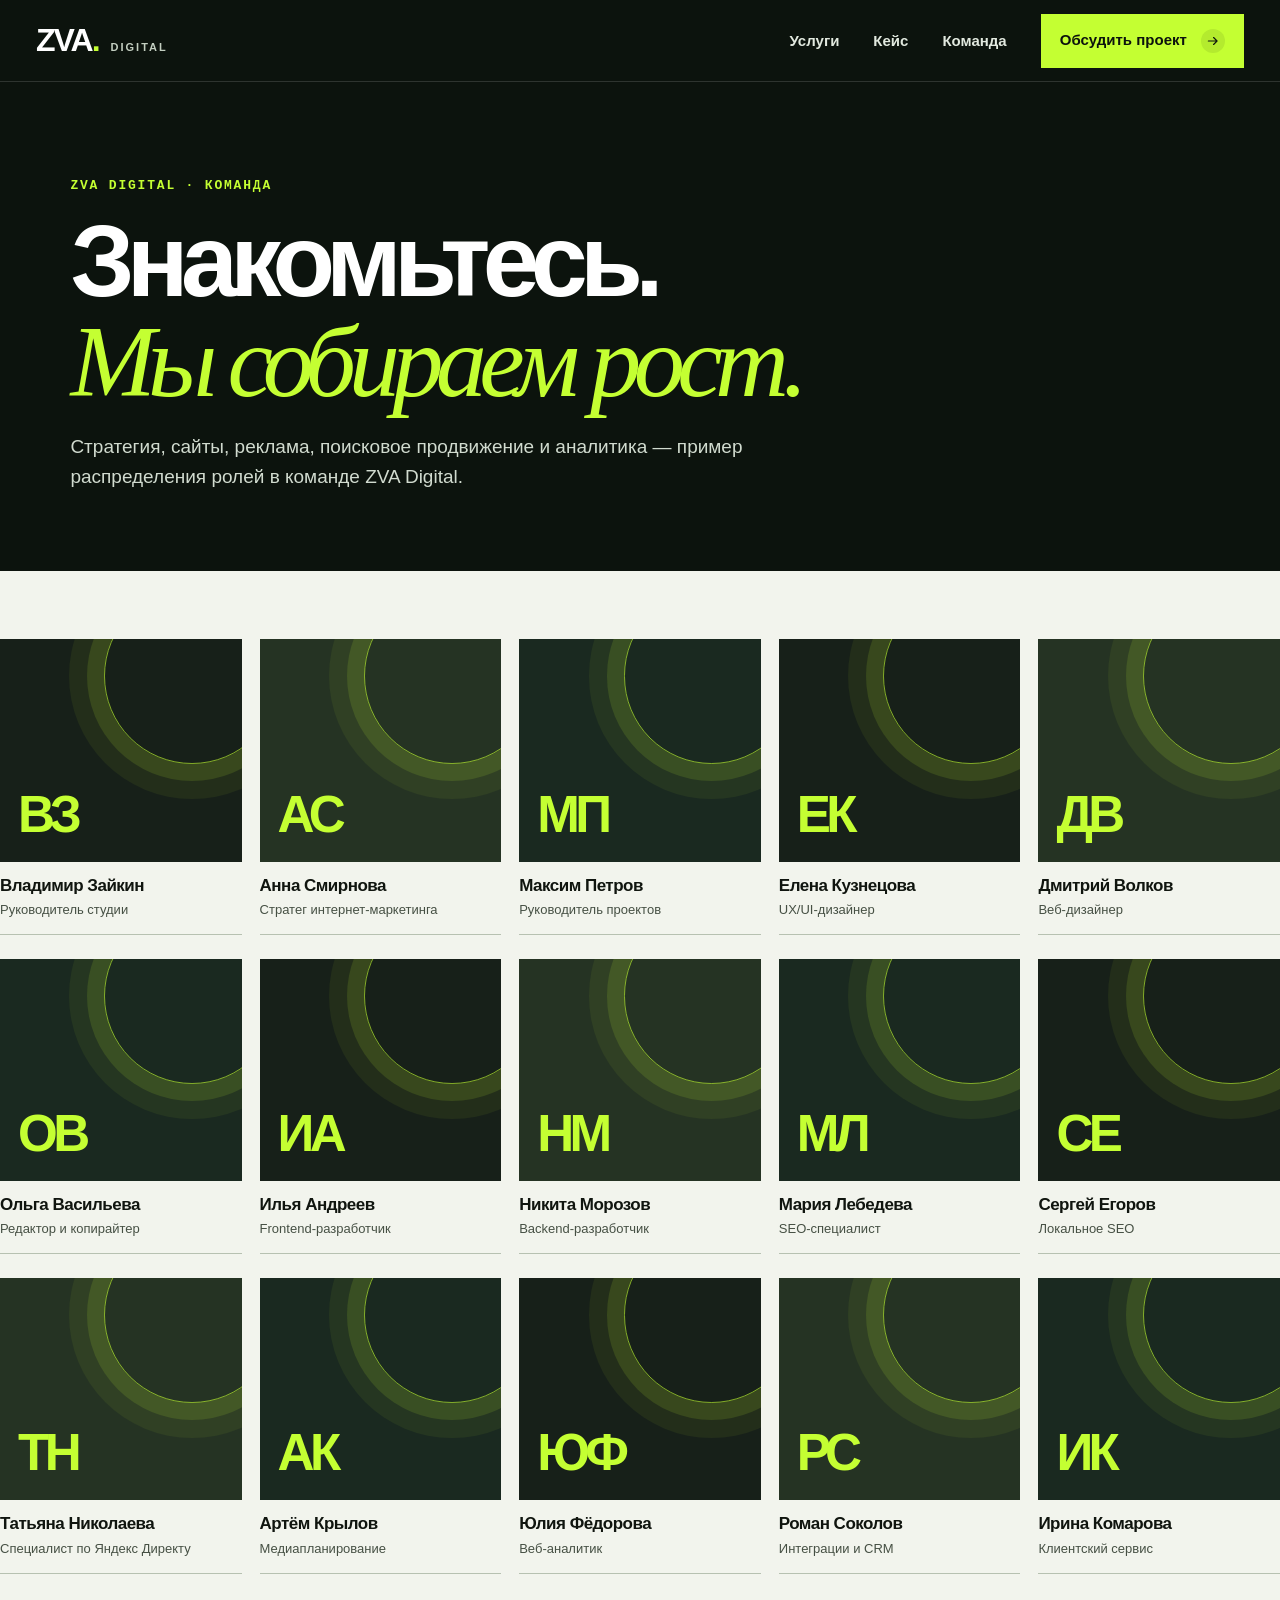
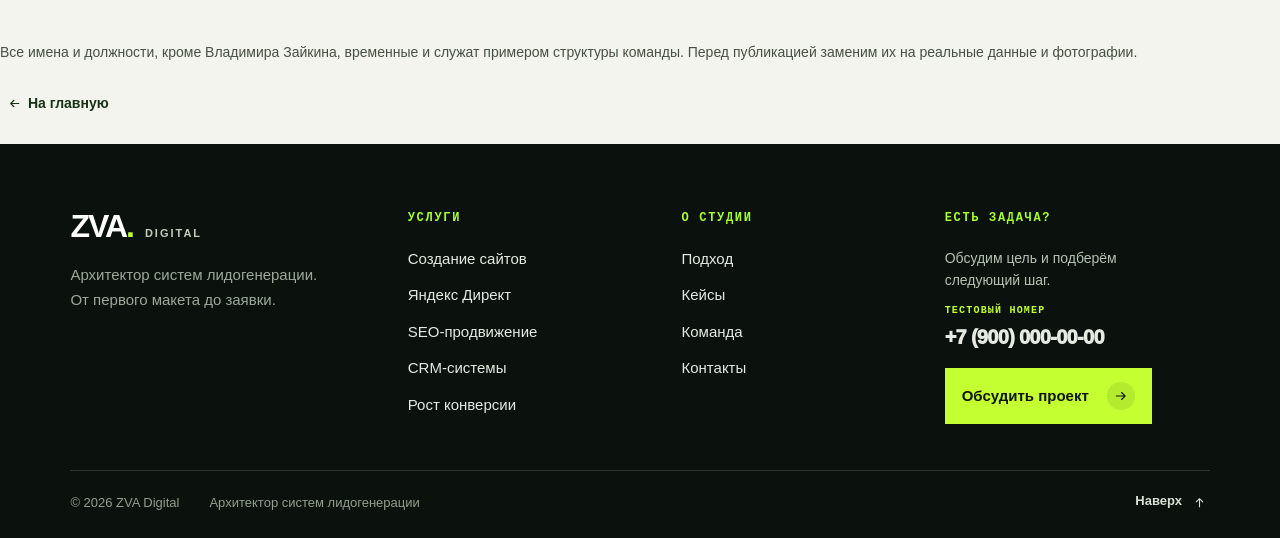
<file: team.html>
<!doctype html>
<html lang="ru">
<head>
  <meta charset="utf-8">
  <link rel="icon" type="image/svg+xml" href="/favicon.svg?v=20261112-4">
  <meta name="viewport" content="width=device-width, initial-scale=1">
  <meta name="theme-color" content="#0c130d">
  <meta name="description" content="Команда ZVA Digital — маркетинг, разработка, продвижение и аналитика.">
  <link rel="canonical" href="https://zva.digital/team/">
  <title>Команда — ZVA Digital</title>
  <link rel="stylesheet" href="/styles.css?v=20261112-4">
  <script src="/script.js?v=20261112-4" defer></script>
</head>
<body>
  <header class="site-header">
    <a class="brand" href="/" aria-label="ZVA Digital — на главную"><strong>ZVA<span>.</span></strong><small>DIGITAL</small></a>
    <button class="menu-toggle" type="button" aria-expanded="false" aria-controls="main-nav" aria-label="Открыть меню"><span></span><span></span></button>
    <nav class="main-nav" id="main-nav" aria-label="Основная навигация">
      <a href="/#services">Услуги</a><a href="/#case">Кейс</a><a href="/#team">Команда</a>
      <a class="nav-cta" href="#contact" data-open-modal>Обсудить проект <span>↗</span></a>
    </nav>
  </header>
  <main>
    <section class="team-page-intro"><p class="section-kicker">ZVA DIGITAL · КОМАНДА</p><h1>Знакомьтесь.<br><em>Мы собираем рост.</em></h1><p>Стратегия, сайты, реклама, поисковое продвижение и аналитика — пример распределения ролей в команде ZVA Digital.</p></section>
    <section class="team-page-grid" aria-label="Команда ZVA Digital">
      <article class="person"><div class="portrait">ВЗ</div><h2>Владимир Зайкин</h2><p>Руководитель студии</p></article>
      <article class="person"><div class="portrait">АС</div><h2>Анна Смирнова</h2><p>Стратег интернет-маркетинга</p></article>
      <article class="person"><div class="portrait">МП</div><h2>Максим Петров</h2><p>Руководитель проектов</p></article>
      <article class="person"><div class="portrait">ЕК</div><h2>Елена Кузнецова</h2><p>UX/UI-дизайнер</p></article>
      <article class="person"><div class="portrait">ДВ</div><h2>Дмитрий Волков</h2><p>Веб-дизайнер</p></article>
      <article class="person"><div class="portrait">ОВ</div><h2>Ольга Васильева</h2><p>Редактор и копирайтер</p></article>
      <article class="person"><div class="portrait">ИА</div><h2>Илья Андреев</h2><p>Frontend-разработчик</p></article>
      <article class="person"><div class="portrait">НМ</div><h2>Никита Морозов</h2><p>Backend-разработчик</p></article>
      <article class="person"><div class="portrait">МЛ</div><h2>Мария Лебедева</h2><p>SEO-специалист</p></article>
      <article class="person"><div class="portrait">СЕ</div><h2>Сергей Егоров</h2><p>Локальное SEO</p></article>
      <article class="person"><div class="portrait">ТН</div><h2>Татьяна Николаева</h2><p>Специалист по Яндекс Директу</p></article>
      <article class="person"><div class="portrait">АК</div><h2>Артём Крылов</h2><p>Медиапланирование</p></article>
      <article class="person"><div class="portrait">ЮФ</div><h2>Юлия Фёдорова</h2><p>Веб-аналитик</p></article>
      <article class="person"><div class="portrait">РС</div><h2>Роман Соколов</h2><p>Интеграции и CRM</p></article>
      <article class="person"><div class="portrait">ИК</div><h2>Ирина Комарова</h2><p>Клиентский сервис</p></article>
    </section>
    <p class="team-disclaimer">Все имена и должности, кроме Владимира Зайкина, временные и служат примером структуры команды. Перед публикацией заменим их на реальные данные и фотографии.</p>
    <a class="team-back" href="/"><span class="external-arrow external-arrow-left">←</span> На главную</a>
  </main>
  <footer class="site-footer">
    <div class="footer-main">
      <div class="footer-identity"><a class="brand" href="/"><strong>ZVA<span>.</span></strong><small>DIGITAL</small></a><p>Архитектор систем лидогенерации.<br>От первого макета до заявки.</p></div>
      <nav class="footer-nav" aria-label="Услуги"><strong>УСЛУГИ</strong><a href="/sites/">Создание сайтов</a><a href="/yandex-direct/">Яндекс Директ</a><a href="/seo/">SEO-продвижение</a><a href="/crm/">CRM-системы</a><a href="/conversion/">Рост конверсии</a></nav>
      <nav class="footer-nav" aria-label="Разделы сайта"><strong>О СТУДИИ</strong><a href="/#approach">Подход</a><a href="/#case">Кейсы</a><a href="/team/">Команда</a><a href="/#contact">Контакты</a></nav>
      <div class="footer-contact"><strong>ЕСТЬ ЗАДАЧА?</strong><span>Обсудим цель и подберём следующий шаг.</span><a class="footer-phone" href="tel:+79000000000"><small>ТЕСТОВЫЙ НОМЕР</small><b>+7 (900) 000-00-00</b></a><a class="footer-cta" href="/#contact" data-open-modal>Обсудить проект <span class="mobile-arrow">↗</span></a></div>
    </div>
    <div class="footer-bottom"><span>© 2026 ZVA Digital</span><span>Архитектор систем лидогенерации</span><a href="/#top">Наверх <span class="external-arrow external-arrow-up">↑</span></a></div>
  </footer>
  <div class="service-modal" id="service-modal" hidden>
    <button class="service-modal-backdrop" type="button" aria-label="Закрыть окно" data-modal-close></button>
    <section class="service-modal-dialog" role="dialog" aria-modal="true" aria-labelledby="service-modal-title" aria-describedby="service-modal-intro">
      <div class="modal-story" data-visual="system">
        <p class="modal-story-kicker">ZVA DIGITAL / ПРОЕКТНАЯ СИСТЕМА</p>
        <div class="modal-visual" id="modal-visual" aria-hidden="true"></div>
        <div class="modal-story-copy">
          <h3 id="modal-story-title">Маркетинг,<br><em>собранный в систему.</em></h3>
          <p id="modal-story-description">Свяжем сайт, привлечение трафика и обработку обращений в одну рабочую систему.</p>
          <ol class="modal-steps">
            <li><b>01</b><span><strong>Контекст</strong>Уточним цель и исходные данные.</span></li>
            <li><b>02</b><span><strong>Приоритет</strong>Выберем главный рычаг роста.</span></li>
            <li><b>03</b><span><strong>План</strong>Согласуем следующий шаг.</span></li>
          </ol>
        </div>
        <div class="modal-story-bottom" id="modal-story-bottom">ЗАДАЧА → ПРИОРИТЕТ → СИСТЕМА</div>
      </div>
      <div class="modal-form-column">
        <button class="service-modal-close" type="button" aria-label="Закрыть форму" data-modal-close>×</button>
        <p class="section-kicker">КОРОТКИЙ БРИФ · 1 МИНУТА</p>
        <h2 id="service-modal-title">С чего начнём?</h2>
        <p class="service-modal-intro" id="service-modal-intro">Выберите направление и оставьте контакт — уточним задачу и предложим подходящий следующий шаг.</p>
        <form class="service-modal-form" id="service-modal-form">
          <label class="modal-field--wide">Направление
            <select name="service" required>
              <option value="" selected disabled>Выберите направление</option>
              <option value="Сайты">Создание сайта</option>
              <option value="Контекстная реклама">Яндекс Директ</option>
              <option value="SEO-продвижение">SEO-продвижение</option>
              <option value="CRM-системы">CRM и обработка заявок</option>
              <option value="Рост конверсии">Рост конверсии сайта</option>
              <option value="Комплексный проект">Комплексный проект</option>
            </select>
          </label>
          <label>Ваше имя
            <input name="name" autocomplete="name" placeholder="Как к вам обращаться?" required>
          </label>
          <label>Телефон или Telegram
            <input name="contact" autocomplete="tel" placeholder="+7 или @username" required>
          </label>
          <label class="modal-field--wide">Сайт компании <span class="modal-optional">если уже есть</span>
            <input name="site" autocomplete="url" placeholder="вашсайт.ru">
          </label>
          <button class="service-modal-submit" type="submit"><span id="service-modal-submit-label">Оставить заявку</span> <b aria-hidden="true">→</b></button>
          <p class="service-modal-note" aria-live="polite">Форма пока демонстрационная: после согласования канала подключим отправку на почту или в Telegram.</p>
        </form>
      </div>
    </section>
  </div>
</body>
</html>
</file>
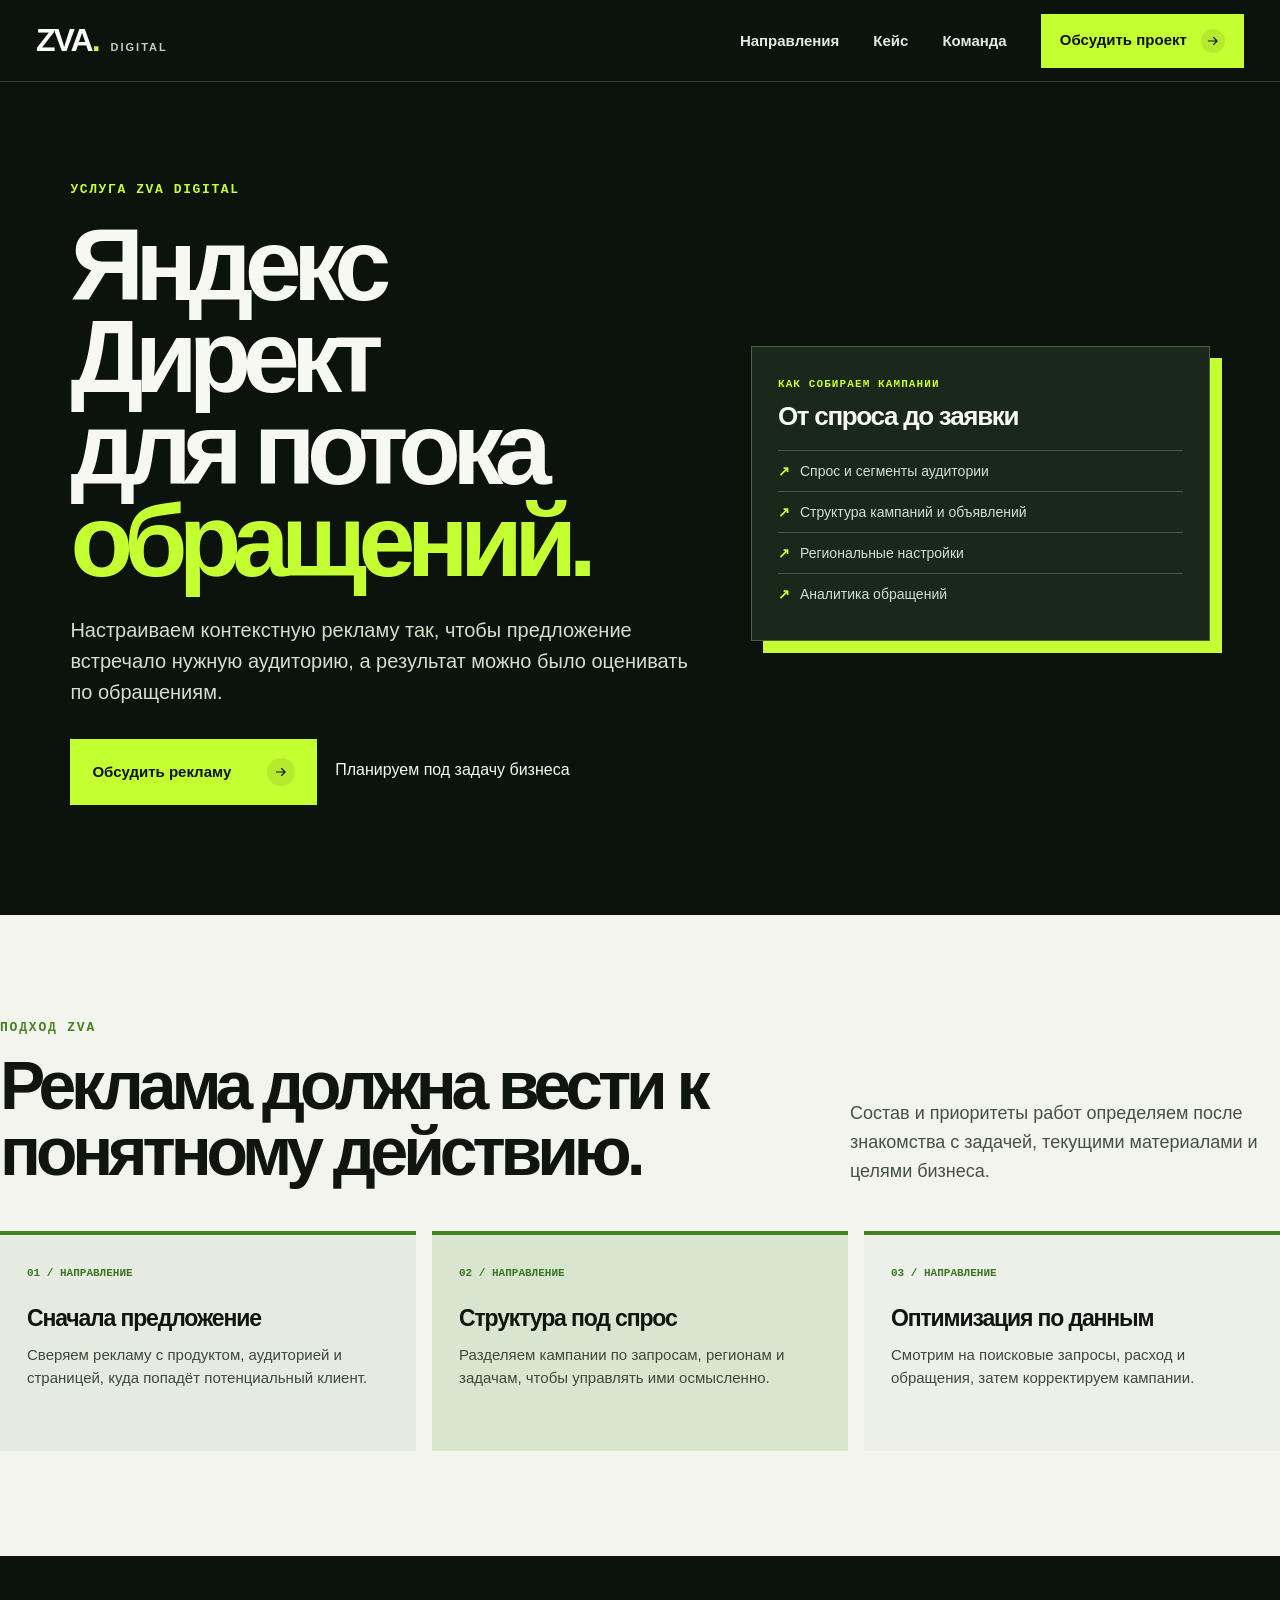
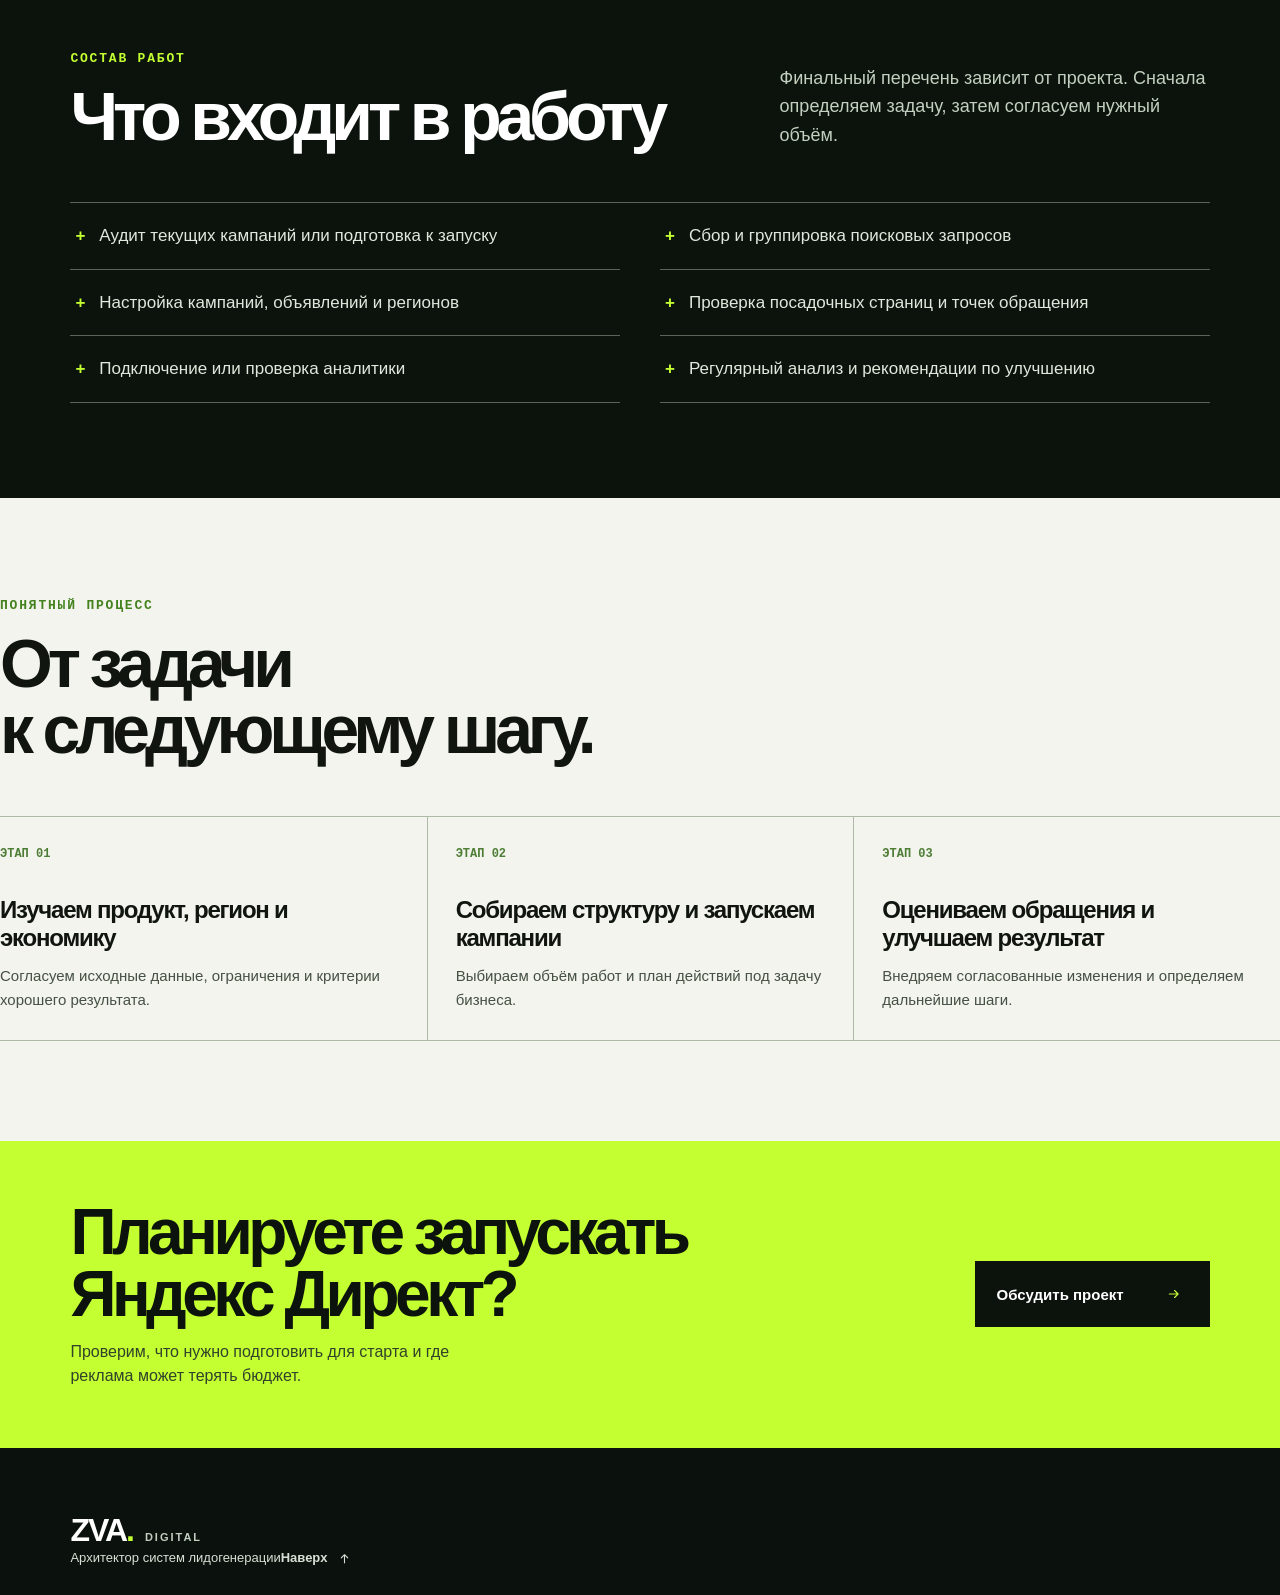
<file: yandex-direct.html>
<!doctype html>
<html lang="ru">
<head>
  <meta charset="utf-8">
  <link rel="icon" type="image/svg+xml" href="/favicon.svg?v=20261112-4">
  <meta name="viewport" content="width=device-width, initial-scale=1">
  <meta name="theme-color" content="#0c130d">
  <meta name="description" content="Настройка и ведение рекламы в Яндекс Директе с учётом предложения, региона, сайта и обращений.">
  <link rel="canonical" href="https://zva.digital/yandex-direct/">
  <meta property="og:title" content="Яндекс Директ — настройка контекстной рекламы | ZVA Digital">
  <meta property="og:description" content="Настройка и ведение рекламы в Яндекс Директе с учётом предложения, региона, сайта и обращений.">
  <meta property="og:type" content="website">
  <title>Яндекс Директ — настройка контекстной рекламы | ZVA Digital</title>
  <link rel="stylesheet" href="/styles.css?v=20261112-4">
  <script src="/script.js?v=20261112-4" defer></script>
</head>
<body>
  <header class="site-header"><a class="brand" href="/" aria-label="ZVA Digital — на главную"><strong>ZVA<span>.</span></strong><small>DIGITAL</small></a><button class="menu-toggle" type="button" aria-expanded="false" aria-controls="main-nav" aria-label="Открыть меню"><span></span><span></span></button><nav class="main-nav" id="main-nav" aria-label="Основная навигация"><a href="/#services">Направления</a><a href="/#case">Кейс</a><a href="/#team">Команда</a><a class="nav-cta" href="#contact" data-open-modal>Обсудить проект <span>↗</span></a></nav></header>
  <main id="top">
    <section class="service-page-hero">
      <div><p class="service-page-kicker">УСЛУГА ZVA DIGITAL</p><h1 class="service-page-title">Яндекс Директ<br>для потока<br><em>обращений.</em></h1><p class="service-page-intro">Настраиваем контекстную рекламу так, чтобы предложение встречало нужную аудиторию, а результат можно было оценивать по обращениям.</p><div class="service-page-actions"><a class="button button-accent" href="#contact" data-open-modal data-modal-service="Контекстная реклама">Обсудить рекламу <b>↗</b></a><span>Планируем под задачу бизнеса</span></div></div>
      <aside class="service-page-aside"><small>КАК СОБИРАЕМ КАМПАНИИ</small><strong>От спроса до заявки</strong><ul><li>Спрос и сегменты аудитории</li><li>Структура кампаний и объявлений</li><li>Региональные настройки</li><li>Аналитика обращений</li></ul></aside>
    </section>
    <section class="service-page-body"><div class="section-lead"><div><p class="section-kicker">ПОДХОД ZVA</p><h2>Реклама должна вести к понятному действию.</h2></div><p>Состав и приоритеты работ определяем после знакомства с задачей, текущими материалами и целями бизнеса.</p></div><div class="service-offer-grid"><article class="service-offer"><small>01 / НАПРАВЛЕНИЕ</small><h2>Сначала предложение</h2><p>Сверяем рекламу с продуктом, аудиторией и страницей, куда попадёт потенциальный клиент.</p></article><article class="service-offer"><small>02 / НАПРАВЛЕНИЕ</small><h2>Структура под спрос</h2><p>Разделяем кампании по запросам, регионам и задачам, чтобы управлять ими осмысленно.</p></article><article class="service-offer"><small>03 / НАПРАВЛЕНИЕ</small><h2>Оптимизация по данным</h2><p>Смотрим на поисковые запросы, расход и обращения, затем корректируем кампании.</p></article></div></section>
    <section class="service-page-detail"><div class="section-lead"><div><p class="section-kicker">СОСТАВ РАБОТ</p><h2>Что входит в работу</h2></div><p>Финальный перечень зависит от проекта. Сначала определяем задачу, затем согласуем нужный объём.</p></div><div class="service-detail-list"><p>Аудит текущих кампаний или подготовка к запуску</p><p>Сбор и группировка поисковых запросов</p><p>Настройка кампаний, объявлений и регионов</p><p>Проверка посадочных страниц и точек обращения</p><p>Подключение или проверка аналитики</p><p>Регулярный анализ и рекомендации по улучшению</p></div></section>
    <section class="service-process"><div class="section-lead"><div><p class="section-kicker">ПОНЯТНЫЙ ПРОЦЕСС</p><h2>От задачи<br>к следующему шагу.</h2></div></div><div class="service-process-grid"><article class="service-process-step"><small>ЭТАП 01</small><h3>Изучаем продукт, регион и экономику</h3><p>Согласуем исходные данные, ограничения и критерии хорошего результата.</p></article><article class="service-process-step"><small>ЭТАП 02</small><h3>Собираем структуру и запускаем кампании</h3><p>Выбираем объём работ и план действий под задачу бизнеса.</p></article><article class="service-process-step"><small>ЭТАП 03</small><h3>Оцениваем обращения и улучшаем результат</h3><p>Внедряем согласованные изменения и определяем дальнейшие шаги.</p></article></div></section>
    <section class="service-page-cta"><div><h2>Планируете запускать Яндекс Директ?</h2><p>Проверим, что нужно подготовить для старта и где реклама может терять бюджет.</p></div><a class="button" href="/#contact" data-open-modal data-modal-service="Контекстная реклама">Обсудить проект <b>↗</b></a></section>
  </main>
  <footer class="site-footer"><a class="brand footer-brand" href="/"><strong>ZVA<span>.</span></strong><small>DIGITAL</small></a><span>Архитектор систем лидогенерации</span><a href="#top">Наверх <span class="external-arrow external-arrow-up">↑</span></a></footer>
  <div class="service-modal" id="service-modal" hidden>
    <button class="service-modal-backdrop" type="button" aria-label="Закрыть окно" data-modal-close></button>
    <section class="service-modal-dialog" role="dialog" aria-modal="true" aria-labelledby="service-modal-title" aria-describedby="service-modal-intro">
      <div class="modal-story" data-visual="system">
        <p class="modal-story-kicker">ZVA DIGITAL / ПРОЕКТНАЯ СИСТЕМА</p>
        <div class="modal-visual" id="modal-visual" aria-hidden="true"></div>
        <div class="modal-story-copy">
          <h3 id="modal-story-title">Маркетинг,<br><em>собранный в систему.</em></h3>
          <p id="modal-story-description">Свяжем сайт, привлечение трафика и обработку обращений в одну рабочую систему.</p>
          <ol class="modal-steps">
            <li><b>01</b><span><strong>Контекст</strong>Уточним цель и исходные данные.</span></li>
            <li><b>02</b><span><strong>Приоритет</strong>Выберем главный рычаг роста.</span></li>
            <li><b>03</b><span><strong>План</strong>Согласуем следующий шаг.</span></li>
          </ol>
        </div>
        <div class="modal-story-bottom" id="modal-story-bottom">ЗАДАЧА → ПРИОРИТЕТ → СИСТЕМА</div>
      </div>
      <div class="modal-form-column">
        <button class="service-modal-close" type="button" aria-label="Закрыть форму" data-modal-close>×</button>
        <p class="section-kicker">КОРОТКИЙ БРИФ · 1 МИНУТА</p>
        <h2 id="service-modal-title">С чего начнём?</h2>
        <p class="service-modal-intro" id="service-modal-intro">Выберите направление и оставьте контакт — уточним задачу и предложим подходящий следующий шаг.</p>
        <form class="service-modal-form" id="service-modal-form">
          <label class="modal-field--wide">Направление
            <select name="service" required>
              <option value="" selected disabled>Выберите направление</option>
              <option value="Сайты">Создание сайта</option>
              <option value="Контекстная реклама">Яндекс Директ</option>
              <option value="SEO-продвижение">SEO-продвижение</option>
              <option value="CRM-системы">CRM и обработка заявок</option>
              <option value="Рост конверсии">Рост конверсии сайта</option>
              <option value="Комплексный проект">Комплексный проект</option>
            </select>
          </label>
          <label>Ваше имя
            <input name="name" autocomplete="name" placeholder="Как к вам обращаться?" required>
          </label>
          <label>Телефон или Telegram
            <input name="contact" autocomplete="tel" placeholder="+7 или @username" required>
          </label>
          <label class="modal-field--wide">Сайт компании <span class="modal-optional">если уже есть</span>
            <input name="site" autocomplete="url" placeholder="вашсайт.ru">
          </label>
          <button class="service-modal-submit" type="submit"><span id="service-modal-submit-label">Оставить заявку</span> <b aria-hidden="true">→</b></button>
          <p class="service-modal-note" aria-live="polite">Форма пока демонстрационная: после согласования канала подключим отправку на почту или в Telegram.</p>
        </form>
      </div>
    </section>
  </div>
</body>
</html>
</file>
<file: styles.css>
:root{--bg:#f2f4ed;--paper:#fff;--ink:#10150f;--muted:#465044;--line:#cbd2c6;--dark:#0c130d;--dark-2:#172019;--accent:#c4ff32;--accent-deep:#43821e;--sans:Arial,Helvetica,sans-serif;--mono:"Courier New",monospace}
*{box-sizing:border-box}html{scroll-behavior:smooth}body{margin:0;background:var(--bg);color:var(--ink);font-family:var(--sans);-webkit-font-smoothing:antialiased}a{color:inherit;text-decoration:none}button,input,select{font:inherit}
.site-header{min-height:82px;padding:0 max(36px,calc((100% - 1320px)/2));display:flex;align-items:center;justify-content:space-between;background:var(--dark);color:#fff;position:relative;z-index:5;border-bottom:1px solid #ffffff24}.brand{display:flex;align-items:baseline;gap:12px}.brand strong{font-size:32px;font-weight:900;letter-spacing:-2px}.brand strong span{color:var(--accent)}.brand small{font-size:11px;font-weight:800;letter-spacing:2px;color:#c3cec0}.main-nav{display:flex;align-items:center;gap:34px;font-size:15px;font-weight:700;color:#e2e9df}.main-nav a{transition:color .18s}.main-nav a:hover{color:var(--accent)}.nav-cta{padding:15px 19px;background:var(--accent);color:var(--dark)!important;font-weight:900}.nav-cta span{margin-left:16px}.menu-toggle{display:none}
.hero{position:relative;isolation:isolate;display:grid;grid-template-columns:minmax(0,1.08fr) minmax(460px,.92fr);gap:clamp(36px,5vw,74px);align-items:center;padding:74px max(5.5%,calc((100% - 1320px)/2)) 82px;min-height:790px;overflow:hidden;background:var(--dark);color:#f6f8f1}.hero:before{content:"";position:absolute;z-index:-1;width:640px;height:640px;right:15%;top:-300px;border-radius:50%;background:#baff2520;filter:blur(35px)}.hero-copy{max-width:760px}.eyebrow,.section-kicker{margin:0 0 24px;color:#b9c5b5;font:800 13px var(--mono);letter-spacing:1.8px}.dot{display:inline-block;width:10px;height:10px;background:var(--accent);border-radius:50%;margin-right:10px;box-shadow:0 0 18px #c4ff32a8}.hero h1{margin:0;font-size:clamp(68px,7.1vw,104px);line-height:.93;letter-spacing:-.075em;font-weight:900}.hero h1 em{font-style:normal;color:var(--accent)}.hero-intro{max-width:580px;margin:30px 0;color:#d4ddd1;font-size:20px;line-height:1.55}.hero-actions{display:flex;align-items:center;gap:20px;flex-wrap:wrap}.button{display:inline-flex;align-items:center;gap:26px;padding:19px 22px;font-size:15px;font-weight:900}.button-accent{background:var(--accent);color:var(--dark)}.button-accent b{font-size:22px}.hero-actions>span{font-size:13px;color:#c3cec0}.hero-service-note{display:flex;gap:12px;align-items:center;flex-wrap:wrap;margin-top:48px;color:#d4ddd1;font-size:12px;font-weight:900;letter-spacing:.1em}.hero-service-note i{font-style:normal;color:var(--accent)}
.lead-builder{min-width:0;background:#f9fbf6;color:var(--ink);border:2px solid #d5e1cc;box-shadow:16px 18px 0 var(--accent)}.builder{padding:28px 29px 20px}.builder-head{display:flex;justify-content:space-between;align-items:flex-start;gap:12px}.builder-head small,.choice-group legend,.tool-group legend,.route-box>small{font-size:11px;font-family:var(--mono);font-weight:800;letter-spacing:1.2px;color:#4f6246}.builder-head h2{margin:7px 0 0;font-size:28px;letter-spacing:-.055em}.builder-head>span{padding:7px 9px;background:var(--accent);font:800 10px var(--mono);color:var(--ink);white-space:nowrap}.builder-desc{margin:13px 0 21px;font-size:14px;line-height:1.5;color:#455143}.choice-group,.tool-group{border:0;padding:0;margin:0}.choice-group legend,.tool-group legend{margin-bottom:10px}.site-choice{min-height:44px;padding:9px 13px;border:1px solid #9aa892;background:transparent;color:#253124;font-size:12px;font-weight:800;cursor:pointer}.site-choice.selected{background:var(--dark);border-color:var(--dark);color:#fff}.tool-group{margin-top:21px}.tool-group label{display:flex;align-items:center;gap:12px;min-height:45px;padding:7px 12px;background:#e9eee4;color:#1c271a;font-size:13px;font-weight:700}.tool-group label+label{margin-top:4px}.tool-group input{width:18px;height:18px;margin:0;accent-color:#4c8c24}.tool-group label b{margin-left:auto;color:#3b7d23;font-size:16px}.route-box{margin-top:17px;padding:14px;background:var(--dark);color:#fff}.route-box>small{color:var(--accent)}.route-output{display:flex;gap:5px;align-items:center;flex-wrap:wrap;margin-top:9px}.route-item{padding:6px 8px;background:#263328;font-size:11px;font-weight:700}.route-arrow{color:var(--accent);font-size:14px}.builder-foot{margin:12px 0 0;font-size:12px;color:#394636;line-height:1.5}
.lead-form{border-top:1px solid #cbd2c6;padding:20px 29px 22px;background:#edf2e9}.form-heading{display:flex;justify-content:space-between;align-items:baseline;gap:10px;margin-bottom:13px}.form-heading strong{font-size:20px;letter-spacing:-.03em}.form-heading span{font-size:12px;color:#465044}.form-fields{display:grid;grid-template-columns:1fr 1fr;gap:10px}.lead-form label,.contact-form label{display:block;margin-bottom:9px;font-size:12px;font-weight:800;color:#2a3628}.lead-form input,.contact-form input,.contact-form select{display:block;width:100%;height:48px;margin-top:6px;padding:0 12px;border:1px solid #aeb9a8;border-radius:0;background:#fff;color:#111;font-size:14px}.lead-form input::placeholder,.contact-form input::placeholder{color:#697566}.url-label span{font-weight:400;color:#5d6a59}.submit-button{width:100%;min-height:50px;padding:0 16px;border:0;background:var(--accent);color:var(--dark);text-align:left;font-size:14px;font-weight:900;cursor:pointer}.submit-button b{float:right;font-size:20px}.form-note{margin:9px 0 0;font-size:11px;line-height:1.5;color:#485543}
.service-ribbon{padding:18px 5.5%;background:var(--accent);color:var(--dark);overflow:hidden}.service-ribbon>div{max-width:1320px;margin:auto;display:flex;justify-content:space-between;gap:18px;font:900 13px var(--mono);letter-spacing:1.4px}.service-ribbon i{font-style:normal;color:#347317;font-size:18px}
.section,.approach-section,.team-section{max-width:1320px;margin:auto;padding:116px 0}.section-lead{display:flex;justify-content:space-between;align-items:end;gap:40px;margin-bottom:52px}.section-lead h2,.case-copy h2,.contact-copy h2,.team-page-intro h1{margin:0;font-size:clamp(48px,5.3vw,76px);line-height:.98;letter-spacing:-.075em}.section-lead>p{max-width:430px;margin:0;color:var(--muted);font-size:18px;line-height:1.6}.section-kicker{color:var(--accent-deep);margin-bottom:18px}.services-list{border-top:2px solid var(--ink)}.service-row{display:grid;grid-template-columns:58px 1.1fr 1fr 36px;gap:22px;align-items:center;padding:27px 10px;border-bottom:1px solid #aeb9a8;transition:background .18s,padding .18s}.service-row:hover{background:#e0e8d8;padding-left:20px;padding-right:20px}.service-row>span{color:#507c37;font:800 14px var(--mono)}.service-row strong{font-size:24px;letter-spacing:-.045em}.service-row p{margin:0;color:#465044;font-size:15px;line-height:1.5}.service-row>b{font-size:25px;color:#3d7d20;text-align:right}
.approach-section{max-width:none;padding:108px max(5.5%,calc((100% - 1320px)/2));background:var(--dark);color:#f6f8f1}.approach-section .section-lead>p{color:#c2cec0}.approach-section .section-kicker{color:var(--accent)}.steps{display:grid;grid-template-columns:repeat(3,1fr);gap:0;border-top:1px solid #596557;border-bottom:1px solid #596557}.steps article{position:relative;padding:28px 30px 30px 0;min-height:250px}.steps article+article{border-left:1px solid #596557;padding-left:30px}.steps small{font:800 12px var(--mono);letter-spacing:1.2px;color:var(--accent)}.steps h3{max-width:300px;margin:48px 0 13px;font-size:28px;line-height:1.08;letter-spacing:-.05em}.steps p{max-width:340px;margin:0;color:#c2cec0;font-size:15px;line-height:1.65}
.case-section{display:grid;grid-template-columns:1fr .9fr;gap:clamp(40px,6vw,90px);align-items:center;padding:100px max(5.5%,calc((100% - 1320px)/2));background:var(--accent);color:var(--dark)}.case-copy .section-kicker{color:#2e601b}.case-copy h2{font-size:clamp(48px,5.1vw,72px)}.case-copy>p:not(.section-kicker){max-width:650px;color:#263322;font-size:17px;line-height:1.65;margin:24px 0}.case-durations{display:flex;gap:34px;margin-top:30px}.case-durations>div{padding-top:15px;border-top:1px solid #527239}.case-durations strong{display:block;color:#14230f;font-size:28px;letter-spacing:-.05em}.case-durations span{display:block;margin-top:6px;color:#30422a;font-size:13px}.case-copy .case-privacy{font-size:13px!important;color:#34472c!important}.case-result{padding:34px;background:var(--dark);color:#f6f8f1;box-shadow:14px 14px 0 #609725}.result-caption{margin:0;color:#d3dfcf;font:800 12px var(--mono);letter-spacing:1.2px}.result-number{margin:18px 0 0;color:var(--accent);font-size:clamp(64px,7vw,94px);font-weight:900;letter-spacing:-.09em;line-height:.95}.result-label{margin:12px 0 32px;color:#e3ebdf;font-size:16px}.compare{display:grid;gap:20px}.compare-row{display:grid;grid-template-columns:95px 148px 1fr;gap:10px;align-items:center;font-size:13px}.compare-row>span{color:#d3dfcf}.compare-row strong{font-size:17px;white-space:nowrap}.compare-row small{font-size:12px;font-weight:400;color:#d3dfcf}.bar{height:13px;background:#344137}.bar i{display:block;height:100%;background:var(--accent)}.bar .before{width:12%}.bar .after{width:100%}.result-method{margin:23px 0 0;color:#d3dfcf;font-size:12px;line-height:1.6}
.team-section{padding-top:108px;padding-bottom:112px}.team-grid,.team-page-grid{display:grid;grid-template-columns:repeat(5,minmax(0,1fr));gap:24px 18px}.person{min-width:0;padding-bottom:14px;border-bottom:1px solid #b7c1b1}.portrait{aspect-ratio:1/.92;background:var(--dark-2);display:flex;align-items:flex-end;padding:18px;color:var(--accent);font-size:clamp(40px,4vw,58px);font-weight:900;letter-spacing:-.09em;position:relative;overflow:hidden}.portrait:before{content:"";position:absolute;width:72%;aspect-ratio:1;right:-16%;top:-23%;border:1px solid #c4ff32a0;border-radius:50%;box-shadow:0 0 0 17px #c4ff3220,0 0 0 35px #c4ff3210}.portrait:after{display:none}.person:nth-child(3n+2) .portrait{background:#253323}.person:nth-child(3n+3) .portrait{background:#1a2920}.person h3,.person h2{margin:13px 0 5px;font-size:17px;line-height:1.25;letter-spacing:-.03em}.person p{margin:0;color:#465044;font-size:13px;line-height:1.45}.team-link{display:inline-flex;gap:18px;align-items:center;margin-top:34px;padding:0 0 8px;border-bottom:2px solid var(--accent-deep);color:#183217;font-size:15px;font-weight:900}
.contact-section{display:grid;grid-template-columns:1fr .9fr;gap:65px;align-items:center;padding:100px max(5.5%,calc((100% - 1320px)/2));background:var(--dark);color:#f6f8f1}.contact-copy .section-kicker{color:var(--accent)}.contact-copy h2{color:#f6f8f1}.contact-copy>p:last-child{max-width:480px;color:#d3dfcf;font-size:18px;line-height:1.6}.contact-form{display:grid;grid-template-columns:1fr 1fr;gap:14px;padding:28px;background:#f2f4ed;color:var(--ink);box-shadow:12px 12px 0 var(--accent)}.form-wide,.contact-submit,.contact-note{grid-column:1/-1}.contact-form label{margin:0}.contact-submit{display:flex;justify-content:space-between;align-items:center;border:0;background:var(--accent);color:var(--dark);padding:18px 17px;font-size:15px;font-weight:900;cursor:pointer}.contact-submit span{font-size:21px}.contact-note{margin:0;color:#3f4a3c;font-size:12px;line-height:1.5}.site-footer{min-height:92px;max-width:1320px;margin:auto;display:flex;align-items:center;justify-content:space-between;gap:20px;color:#d4ddd1;font-size:13px;background:var(--dark)}.site-footer>a:last-child{font-weight:800}.footer-brand{color:#fff}
.team-page-intro{padding:96px max(5.5%,calc((100% - 1320px)/2)) 60px;background:var(--dark);color:#fff}.team-page-intro .section-kicker{color:var(--accent)}.team-page-intro h1{font-size:clamp(64px,8vw,104px)}.team-page-intro h1 em{font-family:Georgia,serif;color:var(--accent);font-weight:400}.team-page-intro>p:last-child{max-width:700px;color:#d1dbcf;font-size:19px;line-height:1.6}.team-page-grid{max-width:1320px;margin:auto;padding:68px 0}.team-disclaimer,.team-back{max-width:1320px;display:block;margin:0 auto 30px;color:#465044;font-size:14px;line-height:1.5}.team-back{color:#183217;font-weight:900}
@media(max-width:1100px){.site-header{padding-inline:28px}.main-nav{gap:20px}.hero{grid-template-columns:minmax(0,1fr) minmax(410px,.95fr);gap:32px;padding-inline:4%}.hero h1{font-size:clamp(62px,7vw,82px)}.section,.team-section{padding-left:32px;padding-right:32px}.team-grid,.team-page-grid{grid-template-columns:repeat(4,minmax(0,1fr))}.team-page-grid,.team-disclaimer,.team-back{margin-left:32px;margin-right:32px}.case-section{gap:38px}}
@media(max-width:760px){.site-header{min-height:72px;padding-inline:20px}.brand strong{font-size:29px}.menu-toggle{display:flex;width:46px;height:46px;border:1px solid #566254;background:transparent;flex-direction:column;align-items:center;justify-content:center;gap:6px}.menu-toggle span{width:17px;height:2px;background:#fff}.main-nav{display:none;position:absolute;left:0;right:0;top:71px;padding:12px 20px 20px;background:var(--dark);border-bottom:1px solid #566254;flex-direction:column;align-items:stretch;gap:0;font-size:16px}.main-nav.open{display:flex}.main-nav>a:not(.nav-cta){padding:16px 0;border-bottom:1px solid #ffffff25}.nav-cta{margin-top:15px;display:flex;justify-content:space-between}.hero{display:block;padding:57px 22px 42px;min-height:0}.hero h1{font-size:clamp(57px,12vw,80px)}.hero-intro{font-size:18px;margin:24px 0}.hero-actions>span{font-size:12px}.hero-service-note{margin-top:34px;font-size:10px}.lead-builder{margin:40px 4px 0 0}.builder{padding:23px 18px 17px}.builder-head h2{font-size:25px}.builder-desc{font-size:13px}.site-choice{font-size:11px;min-height:42px;padding:8px}.tool-group label{min-height:45px;font-size:13px}.lead-form{padding:18px}.form-heading{display:block}.form-heading span{display:block;margin-top:5px}.form-fields{grid-template-columns:1fr}.service-ribbon{padding:15px 20px}.service-ribbon>div{justify-content:flex-start;min-width:max-content;gap:16px;font-size:11px}.section,.team-section{padding:78px 22px}.section-lead{display:block;margin-bottom:32px}.section-lead>p{margin-top:18px;font-size:16px}.section-lead h2{font-size:clamp(43px,10vw,60px)}.service-row{grid-template-columns:32px 1fr 26px;gap:10px;padding:22px 0}.service-row strong{font-size:19px}.service-row p{grid-column:2;grid-row:2;font-size:13px}.service-row>b{grid-column:3;grid-row:1;font-size:21px}.approach-section{padding:78px 22px}.steps{grid-template-columns:1fr}.steps article,.steps article+article{min-height:0;padding:22px 0;border-left:0;border-bottom:1px solid #596557}.steps h3{max-width:420px;margin:20px 0 10px;font-size:25px}.steps p{font-size:14px}.case-section{grid-template-columns:1fr;padding:78px 22px;gap:30px}.case-copy h2{font-size:clamp(44px,10vw,61px)}.case-copy>p:not(.section-kicker){font-size:15px}.case-durations{gap:24px}.case-durations strong{font-size:24px}.case-durations span{font-size:12px}.case-result{padding:24px;margin-right:8px}.result-number{font-size:clamp(62px,14vw,82px)}.compare-row{grid-template-columns:78px 130px 1fr;gap:7px}.compare-row strong{font-size:15px}.compare-row small{font-size:10px}.team-grid,.team-page-grid{grid-template-columns:repeat(2,minmax(0,1fr));gap:24px 14px}.person h3,.person h2{font-size:15px}.person p{font-size:12px}.contact-section{grid-template-columns:1fr;padding:78px 22px;gap:24px}.contact-copy h2{font-size:clamp(46px,10vw,62px)}.contact-copy>p:last-child{font-size:16px}.contact-form{padding:20px;grid-template-columns:1fr}.form-wide,.contact-submit,.contact-note{grid-column:auto}.site-footer{padding:22px;min-height:82px;flex-wrap:wrap}.site-footer>span{display:none}.team-page-intro{padding:72px 22px 42px}.team-page-intro h1{font-size:clamp(56px,12vw,80px)}.team-page-intro>p:last-child{font-size:16px}.team-page-grid{padding:45px 0;margin:0 22px}.team-disclaimer,.team-back{margin-left:22px;margin-right:22px}.footer-brand{margin-right:auto}}
@media(max-width:380px){.site-choice{font-size:10px;padding:7px 6px}.compare-row{grid-template-columns:66px 115px 1fr}.hero h1{font-size:54px}.service-ribbon>div{gap:12px;font-size:10px}}
@media(prefers-reduced-motion:reduce){html{scroll-behavior:auto}*,*::before,*::after{transition:none!important}}

/* Service cards */
.service-cards{display:grid;grid-template-columns:repeat(2,minmax(0,1fr));gap:18px}.service-card{position:relative;display:flex;flex-direction:column;min-height:430px;padding:34px;background:#e4eadf;color:var(--ink);overflow:hidden;transition:transform .2s,box-shadow .2s}.service-card:hover{transform:translateY(-5px);box-shadow:0 18px 36px #0c130d22}.service-card--sites{grid-column:span 2;min-height:390px;background:var(--accent)}.service-card--direct{background:#101a12;color:#fff}.service-card--seo{background:#e4eadf}.service-card--crm{background:#213126;color:#fff}.service-card--conversion{background:#bfdcaa}.service-card-index{position:relative;z-index:1;font:800 12px var(--mono);letter-spacing:1.2px;color:#426237}.service-card--direct .service-card-index,.service-card--crm .service-card-index{color:var(--accent)}.service-card-arrow{position:absolute;right:32px;top:25px;font-size:30px;font-weight:700;color:#315b26}.service-card--direct .service-card-arrow,.service-card--crm .service-card-arrow{color:var(--accent)}.service-card h3{position:relative;z-index:1;margin:29px 0 13px;font-size:clamp(40px,4.3vw,62px);line-height:.94;letter-spacing:-.075em}.service-card p{position:relative;z-index:1;max-width:590px;margin:0;color:#344132;font-size:17px;line-height:1.55}.service-card--direct p,.service-card--crm p{color:#d1dbcf}.service-art{position:relative;z-index:1;margin-top:auto;margin-bottom:23px;min-height:78px;display:flex;align-items:center;gap:12px}.service-art--flow span,.service-art--pipeline span,.service-art--journey span,.service-art--journey b{padding:10px 12px;background:#10200f;color:#eff8e8;font:800 11px var(--mono);letter-spacing:.7px}.service-art--flow i,.service-art--pipeline i,.service-art--journey i{font-style:normal;font-size:20px;color:#345e27}.service-art--search{display:flex;flex-direction:column;align-items:flex-start;justify-content:center;gap:7px;padding:15px 17px;background:#202d22;border-left:4px solid var(--accent)}.search-line{font-size:13px;color:#b8c6b4}.service-art--search strong{font-size:16px;color:#fff}.service-art--search small{font:10px var(--mono);letter-spacing:1px;color:var(--accent)}.service-art--tags{flex-wrap:wrap;align-content:center;gap:8px}.service-art--tags span{padding:10px 12px;border:1px solid #89a17c;background:#eff3e9;color:#28401f;font:800 11px var(--mono);letter-spacing:.5px}.service-card--conversion .service-art--journey span,.service-card--conversion .service-art--journey b{background:#17221a}.service-card--conversion .service-art--journey i{color:#17221a}.service-card-link{position:relative;z-index:1;display:flex;align-items:center;justify-content:space-between;padding-top:15px;border-top:1px solid #65735f;font-size:14px;font-weight:900}.service-card--direct .service-card-link,.service-card--crm .service-card-link{border-color:#74816f}.service-card-link b{font-size:19px;color:#35731f}.service-card--direct .service-card-link b,.service-card--crm .service-card-link b{color:var(--accent)}
/* Service landing pages */
.service-page-hero{display:grid;grid-template-columns:minmax(0,1.15fr) minmax(330px,.85fr);gap:60px;align-items:center;padding:100px max(5.5%,calc((100% - 1320px)/2)) 110px;background:var(--dark);color:#f6f8f1}.service-page-kicker{margin:0 0 22px;color:var(--accent);font:800 13px var(--mono);letter-spacing:1.6px}.service-page-title{max-width:850px;margin:0;font-size:clamp(62px,8vw,108px);line-height:.9;letter-spacing:-.085em}.service-page-title em{color:var(--accent);font-style:normal}.service-page-intro{max-width:650px;margin:27px 0;color:#d3dfcf;font-size:20px;line-height:1.55}.service-page-actions{display:flex;align-items:center;gap:18px;flex-wrap:wrap}.service-page-actions .button{margin-top:4px}.service-page-aside{padding:26px;background:#1a271b;border:1px solid #506046;box-shadow:12px 12px 0 var(--accent)}.service-page-aside small{color:var(--accent);font:800 11px var(--mono);letter-spacing:1.1px}.service-page-aside strong{display:block;margin:12px 0 20px;font-size:26px;line-height:1.05;letter-spacing:-.05em}.service-page-aside ul{margin:0;padding:0;list-style:none}.service-page-aside li{padding:12px 0;border-top:1px solid #4a5946;color:#d3dfcf;font-size:14px}.service-page-aside li:before{content:"↗";margin-right:10px;color:var(--accent);font-weight:900}.service-page-body{max-width:1320px;margin:auto;padding:105px 0}.service-page-body .section-lead{margin-bottom:45px}.service-offer-grid{display:grid;grid-template-columns:repeat(3,1fr);gap:16px}.service-offer{padding:27px;background:#e5ebe0;min-height:220px;border-top:4px solid var(--accent-deep)}.service-offer:nth-child(2){background:#d8e5cf}.service-offer:nth-child(3){background:#edf0e9}.service-offer small{font:800 11px var(--mono);color:#3d7624}.service-offer h2{margin:25px 0 11px;font-size:23px;letter-spacing:-.05em}.service-offer p{margin:0;color:#3d4939;font-size:15px;line-height:1.55}.service-page-detail{padding:95px max(5.5%,calc((100% - 1320px)/2));background:var(--dark);color:#fff}.service-page-detail .section-lead h2{color:#fff}.service-page-detail .section-lead>p{color:#c3d0bf}.service-page-detail .section-kicker{color:var(--accent)}.service-detail-list{display:grid;grid-template-columns:repeat(2,1fr);gap:0 40px;border-top:1px solid #596557}.service-detail-list p{margin:0;padding:20px 5px;border-bottom:1px solid #596557;color:#e0e8dd;font-size:17px;line-height:1.5}.service-detail-list p:before{content:"+";margin-right:14px;color:var(--accent);font-weight:900}.service-process{max-width:1320px;margin:auto;padding:100px 0}.service-process-grid{display:grid;grid-template-columns:repeat(3,1fr);border-top:1px solid #aeb9a8;border-bottom:1px solid #aeb9a8}.service-process-step{padding:26px 28px 28px 0}.service-process-step+.service-process-step{padding-left:28px;border-left:1px solid #aeb9a8}.service-process-step small{font:800 12px var(--mono);color:#4e7d35}.service-process-step h3{margin:35px 0 12px;font-size:24px;letter-spacing:-.05em}.service-process-step p{margin:0;color:#465044;font-size:15px;line-height:1.6}.service-page-cta{display:flex;align-items:center;justify-content:space-between;gap:40px;padding:60px max(5.5%,calc((100% - 1320px)/2));background:var(--accent);color:var(--dark)}.service-page-cta h2{max-width:750px;margin:0;font-size:clamp(38px,5vw,64px);line-height:.98;letter-spacing:-.07em}.service-page-cta p{max-width:390px;margin:14px 0 0;color:#31412a;font-size:16px;line-height:1.5}.service-page-cta .button{flex-shrink:0;background:var(--dark);color:#fff}.service-page-cta .button b{color:var(--accent)}
@media(max-width:1100px){.service-page-body,.service-process{padding-left:32px;padding-right:32px}.service-page-hero{gap:36px}.service-card{min-height:400px;padding:28px}.service-card--sites{min-height:360px}}
@media(max-width:760px){.service-cards{grid-template-columns:1fr;gap:13px}.service-card,.service-card--sites{grid-column:auto;min-height:370px;padding:25px}.service-card h3{font-size:clamp(42px,11vw,58px)}.service-card p{font-size:15px}.service-art{gap:7px;flex-wrap:wrap}.service-art--flow span,.service-art--pipeline span,.service-art--journey span,.service-art--journey b{font-size:9px;padding:8px}.service-page-hero{grid-template-columns:1fr;gap:38px;padding:74px 22px 82px}.service-page-title{font-size:clamp(58px,13vw,82px)}.service-page-intro{font-size:17px}.service-page-aside{padding:22px}.service-page-body,.service-process{padding:75px 22px}.service-offer-grid,.service-process-grid{grid-template-columns:1fr}.service-offer{min-height:0;padding:22px}.service-offer h2{margin:18px 0 9px}.service-process-step,.service-process-step+.service-process-step{padding:22px 0;border-bottom:1px solid #aeb9a8;border-left:0}.service-process-step h3{margin:16px 0 8px}.service-detail-list{grid-template-columns:1fr}.service-detail-list p{font-size:15px;padding:16px 2px}.service-page-detail{padding:75px 22px}.service-page-cta{display:block;padding:52px 22px}.service-page-cta .button{margin-top:24px}}

.service-card--sites{display:grid;grid-template-columns:minmax(0,1fr) minmax(300px,.9fr);grid-template-rows:auto auto 1fr auto;column-gap:38px;align-items:start}.service-card--sites>.service-card-index{grid-column:1;grid-row:1}.service-card--sites>.service-card-arrow{grid-column:2;grid-row:1;justify-self:end}.service-card--sites>h3{grid-column:1;grid-row:2;margin:34px 0 14px}.service-card--sites>p{grid-column:1;grid-row:3;margin-bottom:26px}.service-card--sites>.service-art--flow{grid-column:2;grid-row:2/4;align-self:stretch;min-height:0;margin:26px 0;background:#a9ec20;padding:28px 34px;flex-direction:column;align-items:flex-start;justify-content:center;gap:8px}.service-card--sites .service-art--flow span{min-width:190px;padding:14px 16px;font-size:12px}.service-card--sites .service-art--flow i{margin-left:20px;transform:rotate(90deg);font-size:19px}.service-card--sites>.service-card-link{grid-column:1/-1;grid-row:4}
@media(max-width:760px){.service-card--sites{display:flex;grid-template-columns:none;grid-template-rows:none;gap:0}.service-card--sites>.service-card-index,.service-card--sites>.service-card-arrow,.service-card--sites>h3,.service-card--sites>p,.service-card--sites>.service-art--flow,.service-card--sites>.service-card-link{grid-column:auto;grid-row:auto}.service-card--sites>.service-art--flow{min-height:78px;margin-top:auto;margin-bottom:23px;padding:0;background:transparent;flex-direction:row;align-items:center;justify-content:flex-start;gap:7px}.service-card--sites .service-art--flow span{min-width:0;padding:8px;font-size:9px}.service-card--sites .service-art--flow i{margin:0;transform:none}}

/* Oversized service stories with distinct visual directions */
.service-cards{display:flex;flex-direction:column;gap:20px}
.service-card{display:grid;grid-template-columns:minmax(0,.9fr) minmax(0,1.1fr);grid-template-rows:1fr;gap:clamp(28px,5vw,70px);align-items:center;min-height:485px;padding:clamp(30px,4.1vw,58px);overflow:hidden;position:relative}
.service-card--sites{grid-column:auto;grid-template-columns:minmax(0,.9fr) minmax(0,1.1fr);grid-template-rows:1fr;min-height:530px;background:#c4ff32;color:#10150f}
.service-card--direct{background:#1839d8;color:#fff}
.service-card--seo{background:#2b174f;color:#fff}
.service-card--crm{background:#e9eee4;color:#10150f}
.service-card--conversion{background:#ff684c;color:#10150f}
.service-card--flip{grid-template-columns:minmax(0,1.1fr) minmax(0,.9fr)}
.service-copy{position:relative;z-index:1;display:flex;flex-direction:column;align-items:flex-start;height:100%;min-height:340px}
.service-card-index{font:800 12px var(--mono);letter-spacing:1.2px;color:#315e22}
.service-card--direct .service-card-index{color:#ffd55a}
.service-card--seo .service-card-index{color:#d2ff68}
.service-card--crm .service-card-index{color:#3d7825}
.service-card--conversion .service-card-index{color:#512015}
.service-card h3{max-width:620px;margin:auto 0 19px;font-size:clamp(48px,5.4vw,78px);line-height:.93;letter-spacing:-.078em}
.service-card p{max-width:520px;margin:0 0 25px;color:#31402d;font-size:18px;line-height:1.55}
.service-card--direct p,.service-card--seo p{color:#e3eaff}
.service-card--crm p{color:#3d4939}
.service-card--conversion p{color:#3e1c16}
.service-card-link{width:min(100%,390px);display:flex;justify-content:space-between;align-items:center;margin-top:auto;padding:15px 0 0;border-top:1px solid #344a2d;font-size:14px;font-weight:900}
.service-card--direct .service-card-link,.service-card--seo .service-card-link{border-color:#ffffff77}
.service-card--crm .service-card-link{border-color:#869382}
.service-card--conversion .service-card-link{border-color:#7b3529}
.service-card-link b{font-size:21px;color:#315e22}
.service-card--direct .service-card-link b{color:#ffd55a}
.service-card--seo .service-card-link b{color:#d2ff68}
.service-card--conversion .service-card-link b{color:#10150f}
.service-card-arrow{position:absolute;right:34px;top:28px;z-index:2;color:currentColor;font-size:30px}
.service-art{position:relative;z-index:1;display:grid;place-items:center;min-width:0;min-height:330px;margin:0;padding:22px;overflow:hidden;background:#96c925}
.service-art--browser{background:#a8df25}
.browser-window{width:100%;max-width:650px;background:#f7f8f4;color:#10150f;box-shadow:15px 17px 0 #3c651f48;transform:rotate(1deg)}
.browser-toolbar{height:36px;display:flex;align-items:center;gap:6px;padding:0 12px;background:#e5eae1;border-bottom:1px solid #ccd4c7}
.browser-toolbar i{width:8px;height:8px;background:#9ca894;border-radius:50%}.browser-toolbar i:first-child{background:#ff755d}.browser-toolbar i:nth-child(2){background:#ffc64d}.browser-toolbar i:nth-child(3){background:#75bd62}.browser-toolbar span{margin-left:auto;font:10px var(--mono);color:#52614d}
.browser-page{padding:18px 20px 22px}.browser-nav{display:flex;align-items:center;justify-content:space-between;padding-bottom:14px;border-bottom:1px solid #d6ddd2}.browser-nav b{font-size:15px;letter-spacing:-.5px}.browser-nav b span{color:#5d9c25}.browser-nav small{font:8px var(--mono);color:#53614f}
.browser-content{display:grid;grid-template-columns:1.2fr .8fr;gap:15px;align-items:center;padding:23px 0 4px}.browser-content>div:first-child>small{font:800 8px var(--mono);letter-spacing:.7px;color:#5a8f31}.browser-content strong{display:block;margin:8px 0 12px;font-size:21px;line-height:1.03;letter-spacing:-1px}.browser-content strong em{font-style:normal;color:#548d27}.browser-lines{display:block;width:80%;height:22px;background:repeating-linear-gradient(to bottom,#cdd5c8 0 2px,transparent 2px 8px)}.browser-button{display:inline-block;margin-top:13px;padding:9px 10px;background:#142017;color:#fff;font:800 8px var(--mono)}
.browser-art-shape{position:relative;aspect-ratio:1;background:#d6e8c5;overflow:hidden}.browser-art-shape:before{content:"";position:absolute;width:105%;aspect-ratio:1;left:-18%;top:18%;border-radius:50%;background:#87c541}.browser-art-shape:after{content:"";position:absolute;width:60%;aspect-ratio:1;right:-6%;top:7%;border:8px solid #edffb9;border-radius:50%}.browser-art-shape i{position:absolute;z-index:1;left:22%;bottom:0;width:38%;height:57%;background:#285233;clip-path:polygon(50% 0,100% 100%,0 100%)}.browser-art-shape b{position:absolute;z-index:2;left:52%;bottom:0;width:20%;height:42%;background:#e5ff81;clip-path:polygon(50% 0,100% 100%,0 100%)}
.service-card--ads{background:#405ce8}.service-card--flip .service-copy{grid-column:2;grid-row:1}.service-card--flip .service-art{grid-column:1;grid-row:1}
.ad-window{width:100%;max-width:620px;padding:18px;background:#f5f6f8;color:#162017;box-shadow:15px 17px 0 #1026a64d;transform:rotate(-1deg)}
.ad-window-top{display:flex;justify-content:space-between;align-items:center;padding-bottom:13px;border-bottom:1px solid #d8dfd5;font-size:12px;font-weight:800}.ad-window-top span:before{content:"";display:inline-block;width:8px;height:8px;margin-right:6px;background:#ffca43;border-radius:50%}.ad-window-top b{color:#687467}
.ad-search{display:flex;justify-content:space-between;align-items:center;margin:14px 0;padding:11px 13px;border:1px solid #b8c3b5;background:white;color:#687467;font-size:12px}.ad-search strong{font-size:18px;color:#243626}
.ad-result{padding:16px;background:#fff;border-left:4px solid #ff9851;box-shadow:0 5px 16px #12221a12}.ad-result small{font:800 8px var(--mono);letter-spacing:.7px;color:#be6e2c}.ad-result>strong{display:block;margin:8px 0;color:#274a81;font-size:19px;line-height:1.15}.ad-result p{margin:0 0 12px;color:#475246;font-size:11px;line-height:1.5}.ad-result>b{display:inline-block;padding:9px 11px;background:#ff8f45;color:#1c2119;font:800 9px var(--mono)}
.ad-meta{display:flex;justify-content:space-between;align-items:center;gap:5px;padding:14px 2px 0;color:#394caa;font:800 9px var(--mono);letter-spacing:.5px}.ad-meta i{font-style:normal;color:#ef803c;font-size:14px}
.service-art--seo{background:#3c286a}.seo-visual{width:100%;max-width:630px;padding:20px;background:#f2eff8;color:#201b2c;box-shadow:15px 17px 0 #190c3044;transform:rotate(1deg)}
.seo-search{display:flex;align-items:center;justify-content:space-between;padding:10px 13px;background:white;border:1px solid #d8d0e6;color:#635d6d;font-size:11px}.seo-search b{font-size:18px;color:#7651d2}
.seo-result{margin-top:12px;padding:14px;background:#fff;border-bottom:1px solid #e0d9ea}.seo-result small{display:block;margin-bottom:7px;color:#7455a7;font:800 8px var(--mono);letter-spacing:.5px}.seo-result strong{display:block;color:#284b9b;font-size:15px}.seo-result span{display:block;width:84%;height:5px;margin-top:8px;background:#d9d4e1}.seo-result span:last-child{width:62%}
.seo-branches{margin-top:13px;padding:15px;background:#e2dcf0}.seo-root{width:max-content;max-width:100%;margin:0 auto;padding:9px 12px;background:#352058;color:#fff;font:800 9px var(--mono);letter-spacing:.6px}.seo-branch{display:flex;justify-content:space-around;gap:8px;margin-top:21px;padding-top:15px;border-top:1px solid #9a88b4}.seo-branch b{padding:8px 10px;background:#fff;color:#46345e;font:800 8px var(--mono)}
.service-art--crm-board{background:#202b22}.crm-board{width:100%;max-width:650px;padding:19px;background:#f0f3ed;color:#172019;box-shadow:15px 17px 0 #748c6240}
.crm-board-head{display:flex;justify-content:space-between;align-items:center;margin-bottom:16px;font:800 10px var(--mono);letter-spacing:.7px}.crm-board-head span{color:#586451;font-size:8px}
.crm-columns{display:grid;grid-template-columns:repeat(3,minmax(0,1fr));gap:9px}.crm-column{padding:9px;background:#e1e7dc;min-width:0}.crm-column>small{display:block;margin-bottom:9px;font:800 8px var(--mono);white-space:nowrap}.crm-column>small i{display:inline-block;width:7px;height:7px;margin-right:4px;border-radius:50%;background:#8bbf38}.crm-column:nth-child(2)>small i{background:#e6a13e}.crm-column:nth-child(3)>small i{background:#7e67c9}
.crm-column article{min-height:74px;margin-top:7px;padding:9px;background:#fff;border-left:3px solid #90bf43;box-shadow:0 3px 8px #2635260b}.crm-column:nth-child(2) article{border-color:#e4a143}.crm-column:nth-child(3) article{border-color:#8068c7}.crm-column article b,.crm-column article span{display:block}.crm-column article b{font-size:9px;line-height:1.25}.crm-column article span{margin-top:7px;color:#66705f;font-size:8px;line-height:1.3}
.service-art--journey-visual{background:#ff967d}.journey-path{width:100%;display:grid;grid-template-columns:1fr auto 1fr auto 1fr;align-items:center;gap:8px}
.journey-step{min-height:185px;display:flex;flex-direction:column;justify-content:space-between;padding:16px;background:#f6ddcc;color:#1d1714;box-shadow:7px 8px 0 #b74632}.journey-step small{font:800 9px var(--mono);letter-spacing:.7px;color:#82452f}.journey-step b{font-size:20px;line-height:1.05;letter-spacing:-.05em}.journey-step span{font-size:10px;color:#5b443a}.journey-path>i{font-style:normal;font-size:23px;font-weight:900;color:#48221b}.journey-step--last{background:#c4ff32;box-shadow:7px 8px 0 #842f20}.journey-step--last small{color:#405e1c}
@media(max-width:900px){.service-card{grid-template-columns:minmax(0,.85fr) minmax(0,1.15fr);gap:28px;padding:32px;min-height:420px}.service-card--flip{grid-template-columns:minmax(0,1.15fr) minmax(0,.85fr)}.service-card h3{font-size:clamp(42px,5vw,60px)}.service-art{min-height:280px;padding:14px}.crm-board{padding:12px}.crm-columns{gap:5px}}
@media(max-width:760px){.service-card,.service-card--sites,.service-card--flip{grid-template-columns:1fr;grid-template-rows:auto auto;gap:24px;min-height:0;padding:25px}.service-card--flip .service-copy,.service-card--flip .service-art{grid-column:1;grid-row:auto}.service-copy{min-height:0}.service-card h3{margin:25px 0 13px;font-size:clamp(43px,10vw,62px)}.service-card p{font-size:16px;margin-bottom:22px}.service-card-link{margin-top:0}.service-art{min-height:260px;padding:14px}.browser-page{padding:13px}.browser-nav small{font-size:6px}.browser-content{gap:8px;padding:16px 0 2px}.browser-content strong{font-size:16px}.browser-button{font-size:7px}.ad-window,.seo-visual{padding:13px}.ad-result>strong{font-size:16px}.ad-meta{font-size:7px}.seo-root{font-size:8px}.seo-branch b{font-size:7px;padding:7px}.crm-board-head{font-size:8px}.crm-column{padding:6px}.crm-column article{padding:7px;min-height:67px}.journey-step{min-height:160px;padding:11px}.journey-step b{font-size:16px}.journey-step span{font-size:8px}}
@media(max-width:430px){.service-art{min-height:225px;padding:10px}.browser-toolbar{height:28px}.browser-toolbar span{font-size:8px}.browser-nav small{display:none}.ad-result{padding:12px}.journey-path{gap:4px}.journey-step{padding:9px;min-height:145px}.journey-step b{font-size:14px}.journey-path>i{font-size:16px}.crm-board{padding:9px}.crm-column>small{font-size:6px}.crm-column article b{font-size:7px}.crm-column article span{font-size:6px}}


/* Service cards: clearer hierarchy and richer editorial illustration */
.service-card-index{display:inline-flex;align-items:center;gap:13px;align-self:flex-start;margin:0 0 26px;padding:10px 15px 10px 10px;background:#10150f;color:#f7f8f2;border:1px solid #ffffff38;box-shadow:5px 5px 0 #10150f24;font:800 12px var(--mono);letter-spacing:.08em;line-height:1}
.service-card-index b{display:grid;place-items:center;width:36px;height:32px;background:#c4ff32;color:#10150f;font-size:16px;letter-spacing:-.06em}
.service-card-index i{font-style:normal}
.service-card--direct .service-card-index{background:#101642}
.service-card--direct .service-card-index b{background:#ffb431;color:#201400}
.service-card--seo .service-card-index{background:#160b30}
.service-card--seo .service-card-index b{background:#dbff61;color:#201143}
.service-card--crm .service-card-index{background:#17221a;color:#fff}
.service-card--crm .service-card-index b{background:#ffbd48}
.service-card--conversion .service-card-index{background:#572219;color:#fff}
.service-card--conversion .service-card-index b{background:#c4ff32}
.service-art{isolation:isolate;min-height:360px;padding:27px;background:#111;box-shadow:inset 0 0 0 1px #ffffff33}
.service-art:before,.service-art:after{content:"";position:absolute;z-index:-1;pointer-events:none}
.service-art:before{width:340px;height:340px;right:-90px;top:-125px;border:1px solid #ffffff63;border-radius:50%;box-shadow:0 0 0 24px #ffffff12,0 0 0 52px #ffffff0b}
.service-art:after{width:190px;height:190px;left:-65px;bottom:-105px;border:1px solid #ffffff54;border-radius:50%;box-shadow:0 0 0 18px #ffffff10}
.service-art--browser{background:radial-gradient(ellipse at 76% 17%,#e8ff9b 0 8%,transparent 35%),linear-gradient(135deg,#a6db23,#69a91d 58%,#245c31)}
.service-art--ads{background:radial-gradient(ellipse at 18% 90%,#ff9b36 0 5%,transparent 34%),linear-gradient(135deg,#ffcb52 0%,#ff923e 42%,#ed5b47 100%)}
.service-art--seo{background:radial-gradient(ellipse at 82% 15%,#8b6aff 0 4%,transparent 32%),linear-gradient(135deg,#321b64,#5434a1 56%,#201145)}
.service-art--crm-board{background:radial-gradient(ellipse at 15% 78%,#76e58a 0 4%,transparent 34%),linear-gradient(135deg,#1d392c,#255b44 55%,#12352f)}
.service-art--journey-visual{background:radial-gradient(ellipse at 82% 14%,#ffdf65 0 6%,transparent 33%),linear-gradient(135deg,#ffac58,#ff705a 54%,#ec4d68)}
.browser-window,.ad-window,.seo-visual,.crm-board{width:100%;max-width:700px;position:relative;box-shadow:18px 22px 0 #10150f42,0 18px 50px #10150f33}
.browser-window{transform:rotate(1.2deg) scale(1.03)}
.ad-window{transform:rotate(-1deg) scale(1.04)}
.seo-visual{transform:rotate(.8deg) scale(1.03)}
.crm-board{transform:rotate(-.8deg) scale(1.03)}
.browser-art-shape{background:linear-gradient(145deg,#e7ffab,#9bda51 48%,#3c9f63)}
.browser-art-shape:before{background:linear-gradient(140deg,#a8eb37,#54a729)}
.browser-art-shape:after{border-color:#fff4ae;box-shadow:0 0 30px #fff3a6}
.ad-result{border-left-width:7px;border-left-color:#ff843d;box-shadow:0 12px 25px #1b1c2450}
.ad-result>b{background:linear-gradient(100deg,#ff9f36,#ffd157);box-shadow:0 5px 0 #d7692e}
.seo-branches{background:linear-gradient(135deg,#ded3fb,#c6bcf4)}
.seo-root{box-shadow:0 7px 0 #a395ce}
.crm-board{border:1px solid #fff;box-shadow:18px 22px 0 #0c261b66,0 16px 40px #071d1570}
.crm-column article{box-shadow:0 6px 14px #16251c17}
.journey-step{position:relative;overflow:hidden;box-shadow:8px 10px 0 #a33e3b,0 12px 25px #7b211c35}
.journey-step:after{content:"";position:absolute;width:95px;height:95px;right:-42px;top:-42px;border:13px solid #fff8;border-radius:50%}
.journey-step--last{background:linear-gradient(145deg,#e8ff7e,#b8f52d);box-shadow:8px 10px 0 #9b332b,0 12px 25px #7b211c35}
.service-card:hover .service-art:before{transform:scale(1.08);transition:transform .45s ease}
.service-card:hover .browser-window,.service-card:hover .ad-window,.service-card:hover .seo-visual,.service-card:hover .crm-board{transform:translateY(-5px) rotate(0deg) scale(1.045);transition:transform .35s cubic-bezier(.2,.8,.2,1)}
.service-card:hover .journey-step{transform:translateY(-4px);transition:transform .3s ease}
@media(max-width:900px){.service-art{min-height:315px;padding:21px}}
@media(max-width:760px){.service-card-index{margin-bottom:4px;padding:9px 12px 9px 9px;font-size:10px}.service-card-index b{width:32px;height:29px;font-size:14px}.service-art{min-height:275px;padding:18px}.journey-step{box-shadow:5px 7px 0 #a33e3b}.service-card:hover .browser-window,.service-card:hover .ad-window,.service-card:hover .seo-visual,.service-card:hover .crm-board{transform:rotate(0) scale(1.01)}}
@media(prefers-reduced-motion:reduce){.service-card:hover .service-art:before,.service-card:hover .browser-window,.service-card:hover .ad-window,.service-card:hover .seo-visual,.service-card:hover .crm-board,.service-card:hover .journey-step{transition:none;transform:none}}


.service-art img{position:relative;z-index:1;display:block;width:100%;height:100%;max-height:390px;object-fit:contain;filter:drop-shadow(0 12px 18px #12201635);transition:transform .4s cubic-bezier(.2,.8,.2,1),filter .4s ease}
.service-card:hover .service-art img{transform:translateY(-5px) scale(1.025);filter:drop-shadow(0 18px 22px #12201648)}
@media(max-width:760px){.service-art img{max-height:320px}}
@media(prefers-reduced-motion:reduce){.service-art img{transition:none}.service-card:hover .service-art img{transform:none}}


/* Services section: subtle technical infographic field */
.services-section{position:relative;isolation:isolate;overflow:hidden;background-color:#f1f3ec;background-image:radial-gradient(circle at 1px 1px,#ccd8c4 1px,transparent 1.7px),radial-gradient(ellipse at 88% 10%,#dbeabf 0,transparent 33%),linear-gradient(90deg,transparent 0 49.92%,#dbe2d6 50%,transparent 50.08%);background-size:28px 28px,100% 520px,100% 100%;background-repeat:repeat,no-repeat,no-repeat}
.services-section:before{content:"";position:absolute;z-index:-1;right:-130px;top:210px;width:420px;height:420px;border:1px solid #b7c8ad;border-radius:50%;box-shadow:0 0 0 28px #dfe8d6,0 0 0 57px #e5ebe0,0 0 0 86px #e9eee5;opacity:.55;pointer-events:none}
.services-section:after{content:"01  ─────  02  ─────  03  ─────  04  ─────  05";position:absolute;z-index:-1;right:4%;top:120px;color:#87978233;font:700 12px var(--mono);letter-spacing:.22em;pointer-events:none}
.services-section .section-lead,.services-section .service-cards{position:relative;z-index:1}
.service-card{border-radius:22px;box-shadow:0 12px 32px #18271912;transition:transform .28s cubic-bezier(.2,.8,.2,1),box-shadow .28s}
.service-card--sites{border-radius:28px}
.service-card:hover{transform:translateY(-7px);box-shadow:0 22px 48px #18271924}
.service-card h3{font-weight:950;letter-spacing:-.065em;line-height:.94;text-wrap:balance;text-shadow:0 4px 0 #10150f12,0 13px 26px #10150f12}
.service-card--direct h3,.service-card--seo h3{ text-shadow:0 4px 0 #090b281f,0 13px 26px #090b2828}
.service-card-index{border-radius:7px}
.service-card-index b{border-radius:3px}
.service-art{border-radius:16px}
.service-art img{border-radius:12px}
.service-card--sites .service-art{border-radius:20px}
@media(max-width:760px){.services-section{background-size:24px 24px,100% 420px,100% 100%}.services-section:before{width:260px;height:260px;right:-150px;top:380px}.services-section:after{display:none}.service-card,.service-card--sites{border-radius:20px}.service-art{border-radius:14px}}
/* Full-width, useful footer */
.site-footer{display:block;width:100%;max-width:none;min-height:0;margin:0;padding:56px max(5.5%,calc((100% - 1320px)/2)) 22px;background:#0b120d;color:#d8e0d5}
.footer-main{max-width:1320px;margin:0 auto 38px;display:grid;grid-template-columns:1.25fr 1fr 1fr 1fr 1fr;gap:34px}
.footer-identity .brand{display:inline-flex;color:#fff}
.footer-identity p{max-width:210px;margin:18px 0 0;color:#9da99b;font-size:13px;line-height:1.55}
.footer-nav,.footer-contact{display:flex;flex-direction:column;align-items:flex-start;gap:11px}
.footer-nav strong,.footer-contact strong{margin:3px 0 7px;color:#a7ff2e;font:800 10px var(--mono);letter-spacing:.12em}
.footer-nav a,.footer-contact a{color:#e5eae2;font-size:13px;line-height:1.4;text-decoration:none;transition:color .2s}
.footer-nav a:hover,.footer-contact a:hover{color:#c4ff32}
.footer-contact .footer-cta{display:inline-flex;align-items:center;gap:8px;margin-top:2px;padding:11px 14px;background:#c4ff32;color:#10150f;font-weight:900}
.footer-contact .footer-cta:hover{background:#dcff8c;color:#10150f}
.footer-bottom{max-width:1320px;margin:auto;padding-top:18px;border-top:1px solid #ffffff24;display:flex;align-items:center;gap:24px;color:#929e90;font-size:11px}
.footer-bottom>a{margin-left:auto;color:#d8e0d5;font-weight:800;text-decoration:none}
@media(max-width:900px){.footer-main{grid-template-columns:repeat(3,1fr);gap:30px}.footer-identity{grid-column:span 3}.footer-identity p{max-width:430px}.site-footer{padding-top:42px}}
@media(max-width:560px){.site-footer{padding:38px 22px 20px}.footer-main{grid-template-columns:repeat(2,minmax(0,1fr));gap:28px 20px}.footer-identity{grid-column:span 2}.footer-bottom{align-items:flex-start;flex-wrap:wrap;gap:10px 18px}.footer-bottom>a{margin-left:auto}.footer-bottom span:nth-child(2){display:none}}


/* Stretch the services infographic field to the viewport edges */
.services-section{width:100%;max-width:none;margin:0;padding:116px max(5.5%,calc((100% - 1320px)/2))}
.services-section .section-lead,.services-section .service-cards{width:100%;max-width:1320px;margin-left:auto;margin-right:auto}
/* Temporary phone contact in the header */
.header-phone{display:grid;gap:4px;flex:0 0 auto;color:#fff;text-decoration:none}
.header-phone small{color:var(--accent);font:800 9px var(--mono);letter-spacing:.12em}
.header-phone strong{font-size:14px;white-space:nowrap;letter-spacing:.01em}
.header-phone:hover strong{color:var(--accent)}
/* Large map-style project route and contact panel */
.contact-map-section{position:relative;overflow:hidden;padding:94px max(5.5%,calc((100% - 1320px)/2));background:#c4ff32;color:#10150f}
.contact-map-section:before{content:"";position:absolute;right:-140px;top:-240px;width:600px;height:600px;border:1px solid #24451d27;border-radius:50%;box-shadow:0 0 0 35px #24451d0a,0 0 0 78px #24451d08;pointer-events:none}
.contact-map-inner{position:relative;z-index:1;max-width:1320px;margin:auto;display:grid;grid-template-columns:minmax(330px,.78fr) minmax(0,1.22fr);gap:clamp(40px,7vw,100px);align-items:center}
.contact-map-copy .section-kicker{color:#355c22}
.contact-map-copy h2{margin:0;font-size:clamp(50px,6vw,82px);line-height:.92;letter-spacing:-.075em;font-weight:950;text-shadow:0 4px 0 #10150f12}
.contact-map-copy h2 em{font-style:normal;color:#315d1c}
.contact-map-copy>p:not(.section-kicker){max-width:440px;margin:24px 0 30px;color:#30402b;font-size:18px;line-height:1.55}
.map-phone{width:max-content;max-width:100%;display:grid;gap:7px;padding:17px 20px;background:#101a13;color:#fff;text-decoration:none;box-shadow:7px 7px 0 #75a82a}
.map-phone small{color:#c4ff32;font:800 10px var(--mono);letter-spacing:.12em}
.map-phone strong{font-size:clamp(18px,2vw,24px);letter-spacing:-.03em}
.map-phone span{margin-top:4px;color:#d3dfcf;font-size:13px;font-weight:800}
.map-contact-link{display:block;width:max-content;max-width:100%;margin-top:19px;color:#20371d;font-size:13px;font-weight:900;text-decoration-thickness:1px;text-underline-offset:5px}
.contact-map-visual{position:relative;min-width:0}
.contact-map-art{display:block;width:100%;height:auto;min-height:360px;max-height:530px;object-fit:cover;border-radius:24px;box-shadow:18px 20px 0 #101a1325}
.map-legend{display:flex;align-items:center;justify-content:space-between;gap:14px;margin:22px 4px 0;color:#23351e;font:800 10px var(--mono);letter-spacing:.1em}
.map-legend span{display:flex;align-items:center;gap:8px;white-space:nowrap}
.map-legend i{width:9px;height:9px;border-radius:50%;background:#ff9b46;box-shadow:0 0 0 5px #ff9b4633}
.map-legend span:last-child i{background:#2438ed;box-shadow:0 0 0 5px #2438ed30}
.map-legend b{color:#55733e}
.header-phone:focus-visible,.map-phone:focus-visible,.map-contact-link:focus-visible{outline:3px solid #7450cc;outline-offset:4px}
.footer-phone{display:grid;gap:5px;color:#fff;text-decoration:none}
.footer-phone small{color:#c4ff32;font:800 9px var(--mono);letter-spacing:.1em}
.footer-phone b{font-size:16px;white-space:nowrap}
@media(max-width:1100px){.site-header{gap:18px}.header-phone strong{font-size:12px}.main-nav{gap:20px}.main-nav>a{white-space:nowrap}}
@media(max-width:900px){.contact-map-inner{grid-template-columns:1fr;gap:38px}.contact-map-copy{max-width:660px}.contact-map-visual{max-width:850px}.contact-map-art{min-height:0}}
@media(max-width:760px){.services-section{padding:78px 22px}.site-header{gap:12px}.header-phone{margin-left:auto}.header-phone small{display:none}.header-phone strong{font-size:12px}.main-nav.open .header-phone{display:none}.contact-map-section{padding:68px 22px}.contact-map-inner{gap:32px}.contact-map-copy h2{font-size:clamp(48px,11vw,68px)}.contact-map-copy>p:not(.section-kicker){font-size:16px}.contact-map-art{border-radius:17px;box-shadow:9px 10px 0 #101a1325}.map-legend{font-size:8px;letter-spacing:.06em}}
@media(max-width:390px){.header-phone strong{font-size:10px}.site-header{gap:8px}.contact-map-section{padding-inline:18px}.map-legend{gap:7px}.map-legend b{font-size:8px}}


/* Case study: clearer story and high-contrast outcome */
.case-section{max-width:none;grid-template-columns:1fr;padding:94px max(5.5%,calc((100% - 1320px)/2));background:#0b120d;color:#f7f8f2;border-top:6px solid #c4ff32}
.case-shell{width:100%;max-width:1320px;margin:0 auto}
.case-topline{display:flex;justify-content:space-between;gap:22px;padding:0 0 18px;border-bottom:1px solid #ffffff30;color:#c4ff32;font:800 10px var(--mono);letter-spacing:.13em}
.case-heading-row{display:grid;grid-template-columns:1.05fr .75fr;gap:60px;align-items:end;padding:46px 0 38px}
.case-kicker{display:inline-flex;margin:0 0 20px;padding:9px 12px;background:#18251a;color:#c4ff32;font:800 10px var(--mono);letter-spacing:.1em}
.case-heading-row h2{margin:0;color:#fff;font-size:clamp(68px,8vw,112px);line-height:.85;letter-spacing:-.09em;font-weight:950;text-shadow:0 6px 0 #0006}
.case-lead{max-width:490px;margin:0 0 4px;color:#d4ddd1;font-size:19px;line-height:1.6}
.case-body{display:grid;grid-template-columns:minmax(0,.9fr) minmax(0,1.1fr);gap:clamp(30px,5vw,72px);align-items:stretch}
.case-story{display:flex;flex-direction:column;justify-content:center}
.case-phase{display:grid;grid-template-columns:48px minmax(0,1fr) 66px;gap:17px;align-items:start;padding:24px 0;border-top:1px solid #ffffff30}
.case-phase-index{display:grid;place-items:center;width:42px;height:42px;background:#c4ff32;color:#10150f;font:900 16px var(--mono)}
.case-phase>div>small{color:#c4ff32;font:800 10px var(--mono);letter-spacing:.12em}
.case-phase h3{margin:9px 0 8px;color:#fff;font-size:clamp(22px,2.4vw,30px);line-height:1.05;letter-spacing:-.045em}
.case-phase p{max-width:460px;margin:0;color:#bac6b8;font-size:14px;line-height:1.55}
.case-phase>b{display:grid;justify-items:end;color:#ff7958;font-size:28px;line-height:1;font-weight:950;letter-spacing:-.07em}
.case-phase>b small{margin-top:6px;color:#c5cec1;font:800 9px var(--mono);letter-spacing:.08em}
.case-story .case-privacy{margin:20px 0 0;color:#9eaa9a;font-size:12px;line-height:1.5}
.case-result{position:relative;overflow:hidden;padding:clamp(25px,3.4vw,42px);background:#c4ff32;color:#10150f;border-radius:20px;box-shadow:12px 12px 0 #6f9828}
.case-result:before{content:"";position:absolute;right:-100px;top:-155px;width:380px;height:380px;border:1px solid #14241925;border-radius:50%;box-shadow:0 0 0 24px #14241908,0 0 0 52px #14241908;pointer-events:none}
.case-result-head{position:relative;display:flex;justify-content:space-between;align-items:center;padding-bottom:15px;border-bottom:1px solid #344a2c55;font:800 11px var(--mono);letter-spacing:.1em}
.case-result-head b{padding:8px 10px;background:#101a13;color:#c4ff32;font-size:9px}
.case-result-main{position:relative;display:flex;align-items:baseline;gap:18px;padding:18px 0 12px}
.case-result-main strong{font-size:clamp(104px,12vw,158px);line-height:.78;letter-spacing:-.105em;font-weight:950;text-shadow:0 5px 0 #18240f20}
.case-result-main>span{font-size:clamp(20px,2.4vw,30px);line-height:.96;font-weight:900;letter-spacing:-.04em}
.case-result-arrow{position:absolute;right:32px;top:63px;color:#ff654d;font-size:58px;font-weight:900;transform:rotate(7deg)}
.case-comparison{position:relative;display:grid;gap:10px;margin:18px 0}
.case-comparison>div{display:grid;grid-template-columns:130px 1fr;gap:8px 14px;align-items:center;padding:12px 14px;background:#f1f5e9}
.case-comparison small{grid-column:1/-1;color:#596a4f;font:800 9px var(--mono);letter-spacing:.11em}
.case-comparison strong{font-size:20px;line-height:1}
.case-comparison strong i{font-size:12px;font-style:normal;font-weight:600}
.case-track{height:8px;background:#d5dfc9}
.case-track i{display:block;height:100%;background:#ff7455}
.case-track .case-before{width:14%}
.case-track .case-after{width:100%;background:#277e31}
.case-growth{position:relative;display:flex;align-items:center;gap:17px;margin-top:15px;padding:15px 17px;background:#101a13;color:#fff}
.case-growth strong{color:#c4ff32;font-size:clamp(31px,4vw,45px);line-height:1;letter-spacing:-.08em}
.case-growth span{font-size:12px;line-height:1.35;color:#d7e0d4}
.case-result .case-method{position:relative;margin:16px 0 0;color:#35452e;font-size:10px;line-height:1.5}
/* Real address and Yandex map */
.contact-map-section{background:#0b120d;color:#fff;padding:92px max(5.5%,calc((100% - 1320px)/2))}
.contact-map-section:before{right:-170px;top:-280px;border-color:#c4ff3230;box-shadow:0 0 0 35px #c4ff3208,0 0 0 78px #c4ff3206}
.contact-map-copy .section-kicker{color:#c4ff32}
.contact-map-copy h2{color:#fff;font-size:clamp(58px,7vw,92px);line-height:.88;text-shadow:0 5px 0 #0005}
.contact-map-copy h2 em{color:#c4ff32}
.contact-map-copy>p:not(.section-kicker){color:#c5cec2}
.contact-details{display:grid;gap:0;margin-top:30px;border-top:1px solid #ffffff30}
.contact-detail{display:flex;flex-direction:column;align-items:flex-start;gap:8px;padding:17px 0;border-bottom:1px solid #ffffff30}
.contact-detail>span{color:#c4ff32;font:800 10px var(--mono);letter-spacing:.12em}
.contact-detail strong{color:#fff;font-size:17px;line-height:1.4;letter-spacing:-.02em}
.contact-detail>a{color:#c4ff32;font-size:13px;font-weight:900;text-decoration-thickness:1px;text-underline-offset:4px}
.contact-detail small{color:#9eaa9a;font-size:12px}
.contact-detail-phone>a{color:#fff;font-size:23px;font-weight:900;letter-spacing:-.035em;text-decoration:none}
.contact-map-label{display:flex;justify-content:space-between;align-items:center;gap:18px;margin:0 0 13px;color:#c4ff32;font:800 10px var(--mono);letter-spacing:.12em}
.contact-map-label b{color:#bec9ba;font-size:9px}
.contact-map-frame{height:480px;overflow:hidden;background:#263226;border:1px solid #c4ff3244;border-radius:18px;box-shadow:14px 14px 0 #c4ff3221}
.contact-map-frame iframe{display:block;width:100%;height:100%;border:0}
.map-legend{margin:20px 2px 0;color:#c2cec0}
.map-legend span{color:#c4ff32}
.map-legend span i{background:#c4ff32;box-shadow:0 0 0 5px #c4ff322a}
.map-legend a{color:#fff;font:800 11px var(--mono);letter-spacing:.04em;text-decoration:none}
.map-legend a:hover{color:#c4ff32}
.footer-contact>span{max-width:210px;color:#b6c1b3;font-size:12px;line-height:1.45}
@media(max-width:900px){.case-heading-row{grid-template-columns:1fr;gap:24px}.case-lead{max-width:680px}.case-body{grid-template-columns:1fr}.case-result{max-width:760px}.contact-map-inner{grid-template-columns:1fr}.contact-map-copy{max-width:760px}.contact-map-visual{max-width:900px}}
@media(max-width:760px){.case-section{padding:66px 22px}.case-topline{flex-direction:column;gap:8px;font-size:9px}.case-heading-row{padding:34px 0 26px;gap:18px}.case-heading-row h2{font-size:clamp(62px,13vw,88px)}.case-lead{font-size:16px}.case-body{gap:30px}.case-phase{grid-template-columns:38px minmax(0,1fr) 48px;gap:11px;padding:19px 0}.case-phase-index{width:34px;height:34px;font-size:13px}.case-phase>b{font-size:23px}.case-result{padding:22px 18px;border-radius:15px;box-shadow:8px 8px 0 #6f9828}.case-result-main strong{font-size:clamp(100px,25vw,132px)}.case-result-main>span{font-size:23px}.case-result-arrow{right:17px;top:52px;font-size:40px}.case-comparison>div{grid-template-columns:1fr;gap:9px}.case-comparison small{grid-column:auto}.case-growth{gap:12px;padding:13px}.contact-map-section{padding:68px 22px}.contact-map-inner{gap:32px}.contact-map-copy h2{font-size:clamp(54px,12vw,76px)}.contact-map-label{align-items:flex-start;flex-direction:column;gap:7px}.contact-map-frame{height:370px;border-radius:14px}.map-legend{align-items:flex-start;flex-direction:column;gap:12px}.footer-contact>span{max-width:none}}

/* Clear visual breaks between approach, case studies, lead form and contacts */
.approach-section{background:#e9eee4;color:#10150f}.approach-section .section-kicker,.approach-section .steps small{color:#3d7624}.approach-section .section-lead>p,.approach-section .steps p{color:#465044}.approach-section .steps,.approach-section .steps article+article{border-color:#aeb9a8}.approach-section .steps h3{color:#10150f}
.contact-section{background:#c4ff32;color:#10150f}.contact-copy .section-kicker{color:#335d1d}.contact-copy h2,.contact-copy>p:not(.section-kicker){color:#10150f}.contact-form{border:1px solid #10150f30;border-radius:18px;box-shadow:12px 12px 0 #10150f20}.contact-map-section{background:#0b120d;color:#fff}
.case-section{background:#0b120d;color:#fff;padding:clamp(76px,9vw,130px) max(5.5%,calc((100% - 1320px)/2))}.case-carousel-shell{max-width:1320px;margin:0 auto}.case-section-intro{display:grid;grid-template-columns:1.15fr .85fr;gap:50px;align-items:end;margin:0 0 54px;padding:0 0 34px;border-bottom:1px solid #ffffff35}.case-section-kicker{margin:0 0 18px;color:#c4ff32;font:900 12px var(--mono);letter-spacing:.15em}.case-section-intro h2{max-width:900px;margin:0;color:#fff;font-size:clamp(62px,8.6vw,118px);line-height:.86;letter-spacing:-.085em;text-shadow:0 5px 0 #0005}.case-section-intro h2 em{color:#c4ff32;font-style:normal}.case-section-intro>p{max-width:450px;margin:0 0 6px;color:#c5cec2;font-size:18px;line-height:1.55}.case-slide[hidden]{display:none!important}
.case-controls{display:flex;align-items:center;justify-content:flex-end;gap:16px;margin:24px 0 0}.case-controls>button{display:grid;place-items:center;width:48px;height:48px;border:1px solid #c4ff3277;border-radius:50%;background:#c4ff32;color:#10150f;font-size:24px;font-weight:900;cursor:pointer;transition:transform .2s,background .2s}.case-controls>button:hover{transform:translateY(-3px);background:#dcff82}.case-dots{display:flex;align-items:center;gap:8px}.case-dots button{width:10px;height:10px;padding:0;border:0;border-radius:99px;background:#73806f;cursor:pointer;transition:width .2s,background .2s}.case-dots button.is-active{width:30px;background:#c4ff32}.case-counter{min-width:64px;color:#f7f8f2;font:800 12px var(--mono);letter-spacing:.08em}.case-counter i{color:#82907d;font-style:normal}
.service-art{grid-template-rows:minmax(0,1fr) auto;gap:14px}.service-art img{align-self:center;max-height:300px}.service-action{position:relative;z-index:2;width:min(100%,470px);display:flex;align-items:center;justify-content:space-between;gap:16px;padding:16px 18px;border:0;border-radius:9px;background:#10150f;color:#fff;font:900 14px var(--sans);text-align:left;box-shadow:0 8px 0 #10150f35;cursor:pointer;transition:transform .18s,box-shadow .18s,filter .18s}.service-action:hover{transform:translateY(-3px);box-shadow:0 11px 0 #10150f30;filter:brightness(1.12)}.service-action b{color:#c4ff32;font-size:21px}.service-card--direct .service-action{background:#fff;color:#17215b}.service-card--direct .service-action b{color:#ef653f}.service-card--seo .service-action{background:#dbff61;color:#211242}.service-card--seo .service-action b{color:#6033ba}.service-card--conversion .service-action{background:#572219;color:#fff}.service-card--conversion .service-action b{color:#c4ff32}.service-card--crm .service-action{background:#17221a;color:#fff}
.service-modal[hidden]{display:none!important}.service-modal{position:fixed;z-index:1000;inset:0;display:grid;place-items:center;padding:22px}.service-modal-backdrop{position:absolute;inset:0;background:#061009dc;backdrop-filter:blur(7px)}.service-modal-dialog{position:relative;z-index:1;width:min(100%,560px);padding:clamp(26px,5vw,44px);border:1px solid #ffffff70;border-radius:20px;background:#f7f8f2;color:#10150f;box-shadow:16px 18px 0 #c4ff3233}.service-modal-close{position:absolute;top:15px;right:17px;width:42px;height:42px;border:0;border-radius:50%;background:#e5ebdf;color:#10150f;font-size:29px;cursor:pointer}.service-modal-dialog .section-kicker{margin:0 48px 15px 0;color:#4c7f25;font:900 11px var(--mono);letter-spacing:.12em}.service-modal-dialog h2{margin:0;font-size:clamp(36px,7vw,56px);line-height:.96;letter-spacing:-.065em}.service-modal-intro{max-width:430px;margin:15px 0 24px;color:#4d5949;line-height:1.5}.service-modal-form{display:grid;gap:14px}.service-modal-form label{display:grid;gap:7px;color:#293425;font-size:13px;font-weight:800}.service-modal-form input:not([type=hidden]){width:100%;padding:14px 15px;border:1px solid #cbd4c4;border-radius:8px;background:#fff;color:#10150f;font:500 16px var(--sans)}.service-modal-submit{display:flex;align-items:center;justify-content:space-between;margin-top:4px;padding:16px 18px;border:0;border-radius:8px;background:#10150f;color:#fff;font:900 15px var(--sans);cursor:pointer}.service-modal-submit b{color:#c4ff32;font-size:21px}.service-modal-note{margin:0;color:#687363;font-size:12px;line-height:1.45}body.modal-open{overflow:hidden}
@media(max-width:760px){.case-section-intro{grid-template-columns:1fr;gap:19px;margin-bottom:34px;padding-bottom:25px}.case-section-intro h2{font-size:clamp(56px,12vw,86px)}.case-section-intro>p{font-size:16px}.case-controls{justify-content:flex-start}.service-art{grid-template-rows:minmax(120px,1fr) auto}.service-art img{max-height:240px}.service-action{font-size:13px;padding:14px 15px}}

/* Service CTA sits beneath its illustration and has a raised, tactile treatment */
.service-visual-column{grid-column:2;grid-row:1;align-self:center;min-width:0;width:100%;display:flex;flex-direction:column;gap:14px}
.service-card--flip .service-visual-column{grid-column:1;grid-row:1}
.service-visual-column .service-art{width:100%;min-height:330px}
.service-visual-column .service-action{width:100%;max-width:none;min-height:62px;border-radius:10px;background:linear-gradient(110deg,#10150f 0%,#172319 55%,#10150f 100%);color:#fff;box-shadow:0 6px 0 #0b100c,0 12px 26px #10150f38,inset 0 1px 0 #ffffff28;transition:transform .22s cubic-bezier(.2,.8,.2,1),box-shadow .22s,filter .22s;overflow:hidden}
.service-visual-column .service-action:before{content:"";position:absolute;inset:0;left:-120%;width:80%;background:linear-gradient(110deg,transparent,#ffffff35,transparent);transform:skewX(-18deg);transition:left .55s ease;pointer-events:none}
.service-visual-column .service-action:hover{transform:translateY(-4px);box-shadow:0 10px 0 #0b100c,0 19px 34px #10150f45,inset 0 1px 0 #ffffff42;filter:brightness(1.12)}
.service-visual-column .service-action:hover:before{left:140%}
.service-visual-column .service-action:active{transform:translateY(2px);box-shadow:0 2px 0 #0b100c,0 5px 12px #10150f32}
.service-visual-column .service-action b{display:grid;place-items:center;flex:0 0 32px;width:32px;height:32px;border-radius:50%;background:#c4ff32;color:#10150f;transition:transform .22s,box-shadow .22s}
.service-visual-column .service-action:hover b{transform:rotate(45deg) scale(1.08);box-shadow:0 0 0 6px #c4ff3226}
.service-card--direct .service-visual-column .service-action{background:linear-gradient(110deg,#17215b,#2135a8);color:#fff;box-shadow:0 6px 0 #111944,0 12px 26px #0b174044}
.service-card--direct .service-visual-column .service-action b{background:#ffb431;color:#241800}
.service-card--seo .service-visual-column .service-action{background:linear-gradient(110deg,#1a1035,#38216b);color:#fff;box-shadow:0 6px 0 #160d2d,0 12px 26px #13072b55}
.service-card--seo .service-visual-column .service-action b{background:#dbff61;color:#211242}
.service-card--conversion .service-visual-column .service-action{background:linear-gradient(110deg,#572219,#792e25);color:#fff;box-shadow:0 6px 0 #4b1b17,0 12px 26px #7b2b2040}
.service-card--conversion .service-visual-column .service-action b{background:#c4ff32;color:#10150f}
.service-card--crm .service-visual-column .service-action{background:linear-gradient(110deg,#17221a,#284532);color:#fff;box-shadow:0 6px 0 #111a14,0 12px 26px #12281b38}
.service-card--crm .service-visual-column .service-action b{background:#ffbd48;color:#172016}
.button,.nav-cta,.contact-submit,.submit-button,.footer-cta,.team-link,.service-page-cta .button,.service-modal-submit{position:relative;overflow:hidden;transition:transform .22s cubic-bezier(.2,.8,.2,1),box-shadow .22s,filter .22s}
.button:hover,.nav-cta:hover,.contact-submit:hover,.submit-button:hover,.footer-cta:hover,.service-page-cta .button:hover,.service-modal-submit:hover{transform:translateY(-3px);filter:brightness(1.08);box-shadow:0 9px 0 #10150f25,0 16px 28px #10150f20}
.button:active,.nav-cta:active,.contact-submit:active,.submit-button:active,.footer-cta:active,.service-page-cta .button:active,.service-modal-submit:active{transform:translateY(1px);box-shadow:0 2px 0 #10150f20}
.button:after,.nav-cta:after,.contact-submit:after,.submit-button:after,.footer-cta:after,.service-page-cta .button:after,.service-modal-submit:after{content:"";position:absolute;top:-30%;bottom:-30%;left:-80%;width:45%;background:linear-gradient(100deg,transparent,#ffffff45,transparent);transform:skewX(-20deg);transition:left .55s ease;pointer-events:none}
.button:hover:after,.nav-cta:hover:after,.contact-submit:hover:after,.submit-button:hover:after,.footer-cta:hover:after,.service-page-cta .button:hover:after,.service-modal-submit:hover:after{left:140%}
.service-card{transition:transform .28s cubic-bezier(.2,.8,.2,1),box-shadow .28s}
.service-card:hover{transform:translateY(-5px);box-shadow:0 16px 34px #10150f24}
.service-card:hover .service-art img{transform:translateY(-3px) scale(1.015);filter:drop-shadow(0 12px 10px #10150f22)}
.service-art img{transition:transform .3s ease,filter .3s ease}
.case-controls>button{box-shadow:0 5px 0 #668b1a,0 10px 20px #c4ff3230;transition:transform .2s,box-shadow .2s,filter .2s}
.case-controls>button:hover{transform:translateY(-4px) rotate(-4deg);box-shadow:0 9px 0 #668b1a,0 17px 26px #c4ff3240;filter:brightness(1.1)}
.case-controls>button:active{transform:translateY(1px);box-shadow:0 2px 0 #668b1a}
.service-modal-close{transition:transform .2s,background .2s}
.service-modal-close:hover{transform:rotate(90deg);background:#d7ff83}
:focus-visible{outline:3px solid #ffb431!important;outline-offset:4px}
@media(max-width:760px){.service-visual-column{grid-column:1!important;grid-row:auto!important}.service-visual-column .service-art{min-height:240px}.service-visual-column .service-action{min-height:58px}}
@media(prefers-reduced-motion:reduce){*,*::before,*::after{scroll-behavior:auto!important;animation-duration:.01ms!important;animation-iteration-count:1!important;transition-duration:.01ms!important}}

/* Compact service CTAs: sized to their message, not stretched across the art */
.service-visual-column .service-action{align-self:flex-start;width:fit-content;min-width:min(300px,100%);max-width:100%;min-height:58px;padding:12px 14px 12px 19px;border:1px solid #ffffff22;border-radius:12px;font-size:14px;font-weight:950;letter-spacing:-.015em;box-shadow:0 5px 0 #0b100c,0 11px 22px #10150f2b,inset 0 1px 0 #ffffff2e}
.service-visual-column .service-action b{flex:0 0 34px;width:34px;height:34px;font-size:19px}
.service-visual-column .service-action:hover{transform:translateY(-3px);box-shadow:0 8px 0 #0b100c,0 16px 28px #10150f36,inset 0 1px 0 #ffffff40}
.service-visual-column .service-action:active{transform:translateY(1px);box-shadow:0 2px 0 #0b100c,0 5px 12px #10150f28}
@media(max-width:760px){.service-visual-column .service-action{width:min(100%,360px);min-width:0}}

/* Make the featured project read as its own case card */
.case-section-intro{margin-bottom:48px;padding-bottom:38px}
.case-section-intro h2{max-width:760px}
.case-slider{position:relative}
.case-shell{position:relative;padding:clamp(24px,4vw,52px);border:1px solid #ffffff70;border-top:8px solid #c4ff32;border-radius:26px;background:#f1f5e9;color:#10150f;box-shadow:15px 15px 0 #c4ff32}
.case-topline{color:#345f22;border-color:#18251a35}
.case-heading-row{padding:38px 0 34px;gap:46px}
.case-kicker{background:#dfff94;color:#27481b;border:1px solid #6e9a3538;border-radius:4px}
.case-heading-row h2{color:#111811;text-shadow:0 3px 0 #c4ff3270}
.case-lead{color:#3f4c3a}
.case-phase{border-color:#aeb9a8}
.case-phase>div>small{color:#4b802d}
.case-phase h3{color:#10150f}
.case-phase p{color:#4a5546}
.case-phase>b small{color:#53604f}
.case-story .case-privacy{color:#697463}
@media(max-width:900px){.case-heading-row{gap:23px}}
@media(max-width:760px){.case-section-intro{margin-bottom:32px}.case-shell{padding:22px 18px;border-radius:18px;box-shadow:8px 8px 0 #c4ff32}.case-heading-row{padding:27px 0 25px}.case-heading-row h2{font-size:clamp(52px,11vw,78px)}.case-lead{font-size:16px}.case-topline{border-color:#18251a35}}

/* Stronger lift and colored light on service card hover */
.service-card{position:relative;isolation:isolate;transition:transform .34s cubic-bezier(.16,1,.3,1),box-shadow .34s,border-color .34s}
.service-card:hover{z-index:4;transform:translateY(-12px) scale(1.012);box-shadow:0 32px 64px #10150f55,0 0 0 2px #c4ff3280,0 0 42px #c4ff322e}
.service-card--direct:hover{box-shadow:0 32px 64px #10150f5c,0 0 0 2px #ffb431b3,0 0 44px #ffb43138}
.service-card--seo:hover{box-shadow:0 32px 64px #10150f66,0 0 0 2px #dbff61b3,0 0 44px #8c5aff3d}
.service-card--crm:hover{box-shadow:0 32px 64px #10150f42,0 0 0 2px #ffbd48b3,0 0 44px #72db8030}
.service-card--conversion:hover{box-shadow:0 32px 64px #10150f50,0 0 0 2px #c4ff32b3,0 0 44px #ff674b40}
.service-card:hover .service-art{filter:saturate(1.12) brightness(1.035)}
.service-card:hover .service-action{transform:translateY(-2px);box-shadow:0 8px 0 #0b100c,0 18px 32px #10150f42,inset 0 1px 0 #ffffff45}
.service-card:focus-within{z-index:4;box-shadow:0 0 0 3px #ffb431,0 24px 50px #10150f35}

/* Wider footer and clearer typography */
.site-footer{width:100%;max-width:none;margin:0;padding:64px max(5.5%,calc((100% - 1440px)/2)) 26px}
.footer-main{max-width:1440px;grid-template-columns:1.35fr 1.05fr 1fr 1.25fr;gap:clamp(28px,4vw,62px);margin-bottom:46px}
.footer-identity p{max-width:280px;font-size:15px;line-height:1.65}
.footer-nav,.footer-contact{gap:14px}
.footer-nav strong,.footer-contact strong{font-size:12px;letter-spacing:.14em;margin-bottom:9px}
.footer-nav a,.footer-contact a{font-size:15px;line-height:1.5}
.footer-contact>span{font-size:14px;line-height:1.55}
.footer-contact .footer-phone{gap:6px}
.footer-contact .footer-phone small{font-size:10px;letter-spacing:.12em}
.footer-contact .footer-phone b{font-size:20px;font-weight:950;letter-spacing:-.035em}
.footer-contact .footer-cta{padding:14px 17px;font-size:15px}
.footer-bottom{max-width:1440px;font-size:13px;gap:30px;padding-top:21px}

/* Header contact cluster: business hours, address and a prominent call link */
.header-contact{display:flex;align-items:center;gap:clamp(14px,2vw,28px);margin-left:auto;margin-right:clamp(14px,2.3vw,34px)}
.header-contact-info{display:grid;gap:5px;white-space:nowrap}
.header-contact-info small{color:#c4ff32;font:900 10px var(--mono);letter-spacing:.1em}
.header-contact-info span{color:#bdc8b9;font-size:12px}
.header-phone{display:flex;align-items:center;gap:9px;padding:10px 12px;border:1px solid #c4ff3260;border-radius:7px;background:#ffffff08;color:#fff;text-decoration:none;box-shadow:inset 0 1px 0 #ffffff12;transition:transform .2s,background .2s,border-color .2s,box-shadow .2s}
.header-phone strong{font-size:16px;font-weight:950;letter-spacing:-.025em;white-space:nowrap}
.header-phone b{display:grid;place-items:center;width:25px;height:25px;border-radius:50%;background:#c4ff32;color:#10150f;font-size:14px;transition:transform .2s}
.header-phone:hover{transform:translateY(-2px);border-color:#c4ff32;background:#c4ff3212;box-shadow:0 7px 20px #c4ff3222}
.header-phone:hover b{transform:rotate(45deg)}
@media(max-width:1100px){.site-header{padding-inline:24px}.main-nav{gap:16px}.header-contact{gap:10px;margin-right:12px}.header-contact-info span{font-size:10px}.header-contact-info small{font-size:9px}.header-phone{padding:8px}.header-phone strong{font-size:14px}.footer-main{gap:28px}.footer-nav a,.footer-contact a{font-size:14px}}
@media(max-width:900px){.footer-main{grid-template-columns:repeat(3,minmax(0,1fr));gap:32px 26px}.footer-identity{grid-column:span 3}.footer-identity p{max-width:440px}.footer-bottom{gap:18px}}
@media(max-width:760px){.site-header{display:grid;grid-template-columns:minmax(0,1fr) auto;grid-template-rows:auto auto;gap:0 12px;min-height:0;padding:13px 20px 12px}.site-header>.brand{grid-column:1;grid-row:1}.site-header>.menu-toggle{grid-column:2;grid-row:1}.header-contact{grid-column:1/-1;grid-row:2;display:flex;justify-content:space-between;gap:10px;width:100%;margin:10px 0 0;padding-top:9px;border-top:1px solid #ffffff24}.header-contact-info{gap:3px;white-space:normal}.header-contact-info small{font-size:9px}.header-contact-info span{font-size:10px}.header-phone{padding:7px 9px}.header-phone strong{font-size:13px}.header-phone b{width:22px;height:22px}.main-nav{top:72px}.footer-main{grid-template-columns:repeat(2,minmax(0,1fr));gap:28px 22px;margin-bottom:34px}.footer-identity{grid-column:span 2}.footer-contact>span{max-width:260px}.site-footer{padding:44px 22px 22px}.footer-nav a,.footer-contact a{font-size:14px}.footer-bottom{font-size:12px;gap:10px 18px}}
@media(max-width:420px){.header-contact-info span{max-width:185px;font-size:9px}.header-phone{gap:5px;padding:7px}.header-phone strong{font-size:11px}.header-phone b{width:20px;height:20px}.footer-main{gap:25px 14px}.footer-nav a,.footer-contact a{font-size:13px}.footer-contact .footer-phone b{font-size:16px}.footer-bottom span:nth-child(2){display:none}}

@media(min-width:761px) and (max-width:1000px){.header-contact{gap:8px;margin-right:8px}.header-contact-info span{max-width:165px;white-space:normal;font-size:9px;line-height:1.25}.header-contact-info small{font-size:8px}.header-phone{gap:5px;padding:7px}.header-phone strong{font-size:12px}.main-nav{gap:11px;font-size:12px}.nav-cta{padding:10px 11px}}
@media(max-width:760px){.main-nav{top:112px}}

/* Modern mobile CTA arrows: crisp directional stroke instead of the legacy font glyph */
@media(max-width:760px){
.button b,.nav-cta span,.submit-button b,.service-action b,.contact-submit span,.service-page-cta .button b,.service-modal-submit b,.footer-cta .mobile-arrow,.header-phone b,.team-link span{font-size:0!important;line-height:0!important;display:inline-grid;place-items:center;flex-shrink:0}
.button b,.nav-cta span,.contact-submit span,.service-page-cta .button b,.service-modal-submit b,.footer-cta .mobile-arrow,.team-link span{width:22px;height:22px;margin-left:10px}
.submit-button b{width:24px;height:24px}
.service-action b{width:34px;height:34px}
.header-phone b{width:22px;height:22px}
.button b:after,.nav-cta span:after,.submit-button b:after,.service-action b:after,.contact-submit span:after,.service-page-cta .button b:after,.service-modal-submit b:after,.footer-cta .mobile-arrow:after,.header-phone b:after,.team-link span:after{content:"";display:block;width:13px;height:13px;background:currentColor;-webkit-mask:url("data:image/svg+xml,%3Csvg xmlns='http://www.w3.org/2000/svg' viewBox='0 0 24 24'%3E%3Cpath d='M4 12h15m-6-6 6 6-6 6' fill='none' stroke='%23000' stroke-width='2' stroke-linecap='round' stroke-linejoin='round'/%3E%3C/svg%3E") center/contain no-repeat;mask:url("data:image/svg+xml,%3Csvg xmlns='http://www.w3.org/2000/svg' viewBox='0 0 24 24'%3E%3Cpath d='M4 12h15m-6-6 6 6-6 6' fill='none' stroke='%23000' stroke-width='2' stroke-linecap='round' stroke-linejoin='round'/%3E%3C/svg%3E") center/contain no-repeat}
}

/* Mobile footer: clear hierarchy and a predictable reading order */
@media(max-width:760px){
.site-footer{padding:42px 22px 22px}
.footer-main{grid-template-columns:minmax(0,1fr) minmax(0,1fr);gap:26px 22px;margin-bottom:26px}
.footer-identity{grid-column:1/-1;display:grid;grid-template-columns:auto minmax(0,1fr);align-items:center;gap:14px 18px;padding-bottom:21px;border-bottom:1px solid #ffffff26}
.footer-identity p{max-width:none;margin:0;font-size:13px;line-height:1.5}
.footer-nav{display:grid;align-content:start;gap:9px}
.footer-nav strong,.footer-contact strong{margin:0 0 4px;font-size:10px;letter-spacing:.13em;color:#c4ff32}
.footer-nav a{font-size:13px;line-height:1.4}
.footer-contact{grid-column:1/-1;display:grid;grid-template-columns:minmax(0,1fr);gap:10px;padding-top:22px;border-top:1px solid #ffffff26}
.footer-contact>span{max-width:none;font-size:13px;line-height:1.45}
.footer-contact .footer-phone{display:grid;gap:4px;margin-top:2px;padding:12px 14px;border:1px solid #ffffff26;border-radius:9px;background:#ffffff08}
.footer-contact .footer-phone small{font-size:9px}
.footer-contact .footer-phone b{font-size:18px}
.footer-contact .footer-cta{justify-self:start;display:inline-flex;align-items:center;min-height:44px;margin-top:2px;padding:11px 14px;font-size:13px}
.footer-bottom{display:grid;grid-template-columns:minmax(0,1fr) auto;align-items:center;gap:8px 14px;padding-top:17px;font-size:11px;line-height:1.4}
.footer-bottom span:first-child{grid-column:1;grid-row:1}
.footer-bottom>a{grid-column:2;grid-row:1}
.footer-bottom span:nth-child(2){display:block;grid-column:1/-1;grid-row:2;color:#9eaa9a;font-size:10px}
}
@media(max-width:420px){.footer-main{gap:23px 14px}.footer-nav a{font-size:12px}.footer-identity{gap:10px 13px}.footer-identity p{font-size:12px}.footer-contact .footer-phone b{font-size:16px}}

/* Mobile navigation: layered panel, numbered links and animated menu control */
@media(max-width:760px){
.main-nav{top:calc(100% + 8px);left:14px;right:14px;display:none;padding:16px 16px 18px;border:1px solid #c4ff3260;border-radius:16px;background:linear-gradient(145deg,#172119 0%,#0c130d 72%);box-shadow:0 18px 48px #0009,0 0 28px #c4ff3214;z-index:30;overflow:hidden}
.main-nav.open{display:flex;animation:nav-panel-in .24s cubic-bezier(.2,.8,.2,1) both}
.main-nav:before{content:"НАВИГАЦИЯ · ZVA DIGITAL";display:block;padding:1px 7px 12px;color:#c4ff32;font:900 9px var(--mono);letter-spacing:.16em}
.main-nav{counter-reset:mobile-nav}
.main-nav>a:not(.nav-cta){counter-increment:mobile-nav;display:flex;align-items:center;gap:14px;min-height:54px;padding:10px 7px;border-bottom:1px solid #ffffff1a;color:#f4f7ef;font-size:19px;font-weight:850;letter-spacing:-.025em;transition:color .18s,background .18s,padding .18s}
.main-nav>a:not(.nav-cta):before{content:"0" counter(mobile-nav);color:#b7ed37;font:800 10px var(--mono);letter-spacing:.04em}
.main-nav>a:not(.nav-cta):hover{padding-left:12px;color:#c4ff32;background:#ffffff08}
.main-nav .nav-cta{display:flex;align-items:center;justify-content:space-between;min-height:52px;margin-top:14px;padding:13px 15px;border-radius:9px;font-size:14px}
.menu-toggle{border-radius:11px;background:#ffffff08;transition:background .2s,border-color .2s,transform .2s}
.menu-toggle span{transition:transform .22s cubic-bezier(.2,.8,.2,1),background .2s,width .2s}
.menu-toggle[aria-expanded="true"]{background:#c4ff32;border-color:#c4ff32;transform:rotate(2deg)}
.menu-toggle[aria-expanded="true"] span{width:19px;background:#10150f}
.menu-toggle[aria-expanded="true"] span:first-child{transform:translateY(4px) rotate(45deg)}
.menu-toggle[aria-expanded="true"] span:last-child{transform:translateY(-4px) rotate(-45deg)}
}
@keyframes nav-panel-in{from{opacity:0;transform:translateY(-9px) scale(.985)}to{opacity:1;transform:translateY(0) scale(1)}}

@media(max-width:760px){.case-prev,.case-next{font-size:0!important;display:grid;place-items:center}.case-prev:after,.case-next:after{content:"";display:block;width:15px;height:15px;background:currentColor;-webkit-mask:url("data:image/svg+xml,%3Csvg xmlns='http://www.w3.org/2000/svg' viewBox='0 0 24 24'%3E%3Cpath d='M4 12h15m-6-6 6 6-6 6' fill='none' stroke='%23000' stroke-width='2' stroke-linecap='round' stroke-linejoin='round'/%3E%3C/svg%3E") center/contain no-repeat;mask:url("data:image/svg+xml,%3Csvg xmlns='http://www.w3.org/2000/svg' viewBox='0 0 24 24'%3E%3Cpath d='M4 12h15m-6-6 6 6-6 6' fill='none' stroke='%23000' stroke-width='2' stroke-linecap='round' stroke-linejoin='round'/%3E%3C/svg%3E") center/contain no-repeat}.case-prev:after{transform:rotate(180deg)}}

/* Replace legacy glyph arrows with one crisp vector icon and center it precisely */
:root{--zva-arrow-mask:url("data:image/svg+xml,%3Csvg xmlns='http://www.w3.org/2000/svg' viewBox='0 0 24 24'%3E%3Cpath d='M4 12h15m-6-6 6 6-6 6' fill='none' stroke='%23000' stroke-width='2' stroke-linecap='round' stroke-linejoin='round'/%3E%3C/svg%3E")}
.header-phone b,.nav-cta span,.button b,.tool-group label b,.submit-button b,.service-card-link b,.service-action b,.team-link span,.contact-submit span,.footer-cta .mobile-arrow,.service-modal-submit b,.case-result-arrow,.case-prev,.case-next,.service-card-arrow{position:relative;display:inline-grid;place-items:center;flex:none;font-size:0!important;line-height:0!important;text-indent:0;vertical-align:middle}
.header-phone b,.nav-cta span,.button b,.tool-group label b,.submit-button b,.service-card-link b,.service-action b,.team-link span,.contact-submit span,.footer-cta .mobile-arrow,.service-modal-submit b,.case-prev,.case-next{overflow:hidden}
.header-phone b:after,.nav-cta span:after,.button b:after,.tool-group label b:after,.submit-button b:after,.service-card-link b:after,.service-action b:after,.team-link span:after,.contact-submit span:after,.footer-cta .mobile-arrow:after,.service-modal-submit b:after,.case-result-arrow:after,.case-prev:after,.case-next:after,.service-card-arrow:after{content:"";position:absolute;inset:0;margin:auto;width:14px;height:14px;background:currentColor;-webkit-mask:var(--zva-arrow-mask) center/contain no-repeat;mask:var(--zva-arrow-mask) center/contain no-repeat}
.header-phone b{width:25px;height:25px;border-radius:50%;margin-left:2px}
.header-phone:hover b{transform:none}
.nav-cta span{width:24px;height:24px;margin-left:10px;border-radius:50%;background:#10150f16}
.button b,.service-card-link b,.team-link span,.contact-submit span,.footer-cta .mobile-arrow,.service-modal-submit b{width:28px;height:28px;margin-left:10px;border-radius:50%;background:#10150f16}
.submit-button b{width:28px;height:28px;margin-left:12px;border-radius:50%;background:#10150f;color:#c4ff32;float:right}
.tool-group label b{width:30px;height:30px;margin-left:auto;border-radius:50%;background:#dce8d2;color:#3b7d23}
.service-action b{width:34px;height:34px;margin-left:14px;border-radius:50%}
.case-result-arrow{width:48px;height:48px}
.case-result-arrow:after{width:36px;height:36px}
.case-prev,.case-next{width:46px;height:46px}
.case-prev:after{transform:rotate(180deg)}
.case-next:after{transform:none}
.service-card-arrow{width:42px;height:42px}
.service-card-arrow:after{width:28px;height:28px}
@media(max-width:760px){.header-phone b{width:22px;height:22px}.nav-cta span{width:22px;height:22px}.button b,.service-card-link b,.team-link span,.contact-submit span,.footer-cta .mobile-arrow,.service-modal-submit b{width:24px;height:24px}.tool-group label b{width:30px;height:30px}.service-action b{width:34px;height:34px}.case-prev,.case-next{width:42px;height:42px}}

.external-arrow{position:relative;display:inline-grid;place-items:center;vertical-align:middle;width:20px;height:20px;margin-left:4px;font-size:0!important;line-height:0!important}.external-arrow:after{content:"";position:absolute;inset:0;margin:auto;width:13px;height:13px;background:currentColor;-webkit-mask:var(--zva-arrow-mask) center/contain no-repeat;mask:var(--zva-arrow-mask) center/contain no-repeat}.external-arrow-up:after{transform:rotate(-90deg)}.external-arrow-left:after{transform:rotate(180deg)}


/* Project inquiry modal: an editorial brief, not a bare contact box. */
.service-modal[hidden]{display:none!important}
.service-modal{position:fixed;z-index:1200;inset:0;display:grid;place-items:center;padding:clamp(12px,3vw,36px)}
.service-modal-backdrop{position:absolute;inset:0;border:0;background:rgba(5,12,7,.82);backdrop-filter:blur(10px);cursor:pointer;animation:modal-fade-in .24s ease both}
.service-modal-dialog{position:relative;z-index:1;display:grid;grid-template-columns:.92fr 1.08fr;width:min(100%,980px);max-height:min(90vh,820px);overflow:auto;border:1px solid rgba(255,255,255,.24);border-radius:24px;background:#f5f7f0;color:#10150f;box-shadow:0 32px 100px #0008,12px 14px 0 #c4ff3230;animation:modal-rise-in .34s cubic-bezier(.2,.8,.2,1) both}
.modal-story{position:relative;display:flex;flex-direction:column;justify-content:space-between;min-height:580px;overflow:hidden;padding:clamp(28px,4vw,48px);background:#10190f;color:#f7f8f2}
.modal-story:before,.modal-story:after{position:absolute;content:"";pointer-events:none}
.modal-story:before{inset:0;background:radial-gradient(circle at 100% 0%,rgba(196,255,50,.18),transparent 38%),linear-gradient(135deg,transparent 65%,rgba(196,255,50,.05))}
.modal-story:after{right:-80px;bottom:-90px;width:260px;height:260px;border:1px solid rgba(196,255,50,.25);border-radius:50%;box-shadow:0 0 0 24px rgba(196,255,50,.04),0 0 0 50px rgba(196,255,50,.035)}
.modal-story-top,.modal-story-bottom,.modal-story-copy{position:relative;z-index:1}
.modal-story-kicker{margin:0;color:#c4ff32;font:900 11px var(--mono);letter-spacing:.14em}
.modal-story-copy{margin:auto 0;padding:32px 0}
.modal-story-copy h3{max-width:440px;margin:0;font-size:clamp(36px,4.6vw,58px);line-height:.96;letter-spacing:-.065em}
.modal-story-copy h3 em{color:#c4ff32;font-style:normal}
.modal-story-copy>p{max-width:390px;margin:20px 0 0;color:#c4ccbf;font-size:15px;line-height:1.55}
.modal-steps{display:grid;gap:0;margin:25px 0 0;padding:0;list-style:none}
.modal-steps li{display:grid;grid-template-columns:38px 1fr;gap:10px;align-items:start;padding:13px 0;border-top:1px solid #ffffff24}
.modal-steps li>b{color:#c4ff32;font:800 11px var(--mono)}
.modal-steps li span{color:#dce3d8;font-size:13px;line-height:1.4}
.modal-steps li strong{display:block;margin-bottom:3px;color:#fff;font-size:14px}
.modal-story-bottom{display:flex;align-items:center;gap:12px;color:#b5bfae;font:700 10px var(--mono);letter-spacing:.1em}
.modal-story-bottom:before{width:30px;height:2px;background:#c4ff32;content:""}
.modal-form-column{position:relative;padding:clamp(28px,4.2vw,52px)}
.service-modal-close{position:absolute;top:18px;right:18px;display:grid;place-items:center;width:42px;height:42px;border:1px solid #dce3d5;border-radius:50%;background:#e9eee4;color:#10150f;font-size:25px;line-height:1;cursor:pointer;transition:transform .2s,background .2s}
.service-modal-close:hover{transform:rotate(90deg);background:#d7ff83}
.service-modal-dialog .section-kicker{margin:0 52px 14px 0;color:#4c7f25;font:900 11px var(--mono);letter-spacing:.13em}
.service-modal-dialog h2{max-width:480px;margin:0;font-size:clamp(32px,4.2vw,46px);line-height:.98;letter-spacing:-.06em}
.service-modal-intro{max-width:410px;margin:13px 0 23px;color:#576252;font-size:14px;line-height:1.5}
.service-modal-form{display:grid;grid-template-columns:1fr 1fr;gap:13px}
.service-modal-form label{display:grid;gap:7px;color:#293425;font-size:12px;font-weight:850}
.service-modal-form .modal-field--wide{grid-column:1/-1}
.service-modal-form input:not([type=hidden]),.service-modal-form select{width:100%;min-height:50px;padding:13px 14px;border:1px solid #cbd4c4;border-radius:9px;background:#fff;color:#10150f;font:600 15px var(--sans);outline:none;transition:border-color .2s,box-shadow .2s}
.service-modal-form input::placeholder{color:#879183;font-weight:500}
.service-modal-form input:focus,.service-modal-form select:focus{border-color:#61952e;box-shadow:0 0 0 3px #c4ff3255}
.service-modal-submit{grid-column:1/-1;display:flex;align-items:center;justify-content:space-between;min-height:58px;margin-top:3px;padding:14px 17px;border:0;border-radius:10px;background:#c4ff32;color:#10150f;font:900 15px var(--sans);cursor:pointer;transition:transform .2s,box-shadow .2s,filter .2s}
.service-modal-submit:hover{transform:translateY(-2px);filter:brightness(1.04);box-shadow:0 8px 0 #10150f20}
.service-modal-submit b{display:grid;place-items:center;width:30px;height:30px;border-radius:50%;background:#10150f;color:#c4ff32;font-size:0}
.service-modal-submit b:after{content:"";width:14px;height:14px;background:currentColor;-webkit-mask:var(--zva-arrow-mask) center/contain no-repeat;mask:var(--zva-arrow-mask) center/contain no-repeat}
.service-modal-note{grid-column:1/-1;margin:0;color:#697365;font-size:11px;line-height:1.45}
body.modal-open{overflow:hidden}
@keyframes modal-fade-in{from{opacity:0}to{opacity:1}}
@keyframes modal-rise-in{from{opacity:0;transform:translateY(22px) scale(.985)}to{opacity:1;transform:translateY(0) scale(1)}}
@media(max-width:720px){.service-modal{padding:10px;align-items:end}.service-modal-dialog{grid-template-columns:1fr;max-height:94dvh;border-radius:20px}.modal-story{min-height:auto;padding:23px 22px 19px}.modal-story-copy{margin:0;padding:17px 38px 15px 0}.modal-story-copy h3{max-width:520px;font-size:clamp(29px,8vw,39px)}.modal-story-copy>p{margin-top:9px;font-size:13px}.modal-steps{grid-template-columns:repeat(3,1fr);gap:10px;margin-top:15px}.modal-steps li{display:block;padding:10px 0 0;border-top:1px solid #ffffff30}.modal-steps li>b{display:block;margin-bottom:7px}.modal-steps li strong{font-size:11px}.modal-steps li span{font-size:10px}.modal-story-bottom{display:none}.modal-story:after{right:-100px;bottom:-160px}.modal-form-column{padding:23px 22px 25px}.service-modal-close{top:15px;right:15px;width:37px;height:37px}.service-modal-dialog .section-kicker{font-size:9px}.service-modal-dialog h2{max-width:calc(100% - 35px);font-size:clamp(28px,7.5vw,36px)}.service-modal-intro{margin:8px 0 15px;font-size:12px}.service-modal-form{gap:10px}.service-modal-form label{font-size:11px}.service-modal-form input:not([type=hidden]),.service-modal-form select{min-height:46px;padding:11px 12px;font-size:14px}.service-modal-submit{min-height:52px;font-size:14px}.service-modal-note{font-size:10px}}
@media(max-width:380px){.modal-steps{gap:7px}.modal-steps li span{font-size:9px}.modal-form-column{padding-inline:17px}.modal-story{padding-inline:17px}}
@media(prefers-reduced-motion:reduce){.service-modal-backdrop,.service-modal-dialog{animation:none}}

.modal-optional{display:inline;margin-left:4px;color:#788275;font-weight:500}

/* Service aware modal visuals: every entry point gets a relevant diagram and accent. */
.modal-story{--story-accent:#c4ff32}
.modal-story[data-visual="direct"]{--story-accent:#ffb431;background:#11183b}
.modal-story[data-visual="seo"]{--story-accent:#dbff61;background:#21163d}
.modal-story[data-visual="crm"]{--story-accent:#6fe0ae;background:#10271e}
.modal-story[data-visual="conversion"]{--story-accent:#ff9b78;background:#351a17}
.modal-story[data-visual="sites"]{--story-accent:#c4ff32;background:#10190f}
.modal-story[data-visual="system"]{--story-accent:#c4ff32;background:#10190f}
.modal-story:before{background:radial-gradient(circle at 100% 0%,color-mix(in srgb,var(--story-accent) 19%,transparent),transparent 38%),linear-gradient(135deg,transparent 65%,color-mix(in srgb,var(--story-accent) 6%,transparent))}
.modal-story:after{border-color:color-mix(in srgb,var(--story-accent) 28%,transparent);box-shadow:0 0 0 24px color-mix(in srgb,var(--story-accent) 5%,transparent),0 0 0 50px color-mix(in srgb,var(--story-accent) 4%,transparent)}
.modal-story-kicker,.modal-steps li>b,.modal-story-copy h3 em{color:var(--story-accent)}
.modal-story-bottom:before{background:var(--story-accent)}
.modal-visual{position:relative;z-index:1;display:grid;place-items:center;height:154px;margin:22px 0 0;padding:8px;border:1px solid color-mix(in srgb,var(--story-accent) 34%,transparent);border-radius:15px;background:color-mix(in srgb,var(--story-accent) 8%,#fff 2%);box-shadow:inset 0 1px 0 #ffffff20;overflow:hidden}
.modal-visual:before{position:absolute;inset:0;content:"";background:linear-gradient(135deg,#ffffff0b,transparent 55%);pointer-events:none}
.modal-visual svg{display:block;width:100%;height:100%;overflow:visible;filter:drop-shadow(0 9px 16px #0003);animation:modal-art-arrive .5s cubic-bezier(.2,.8,.2,1) both}
.modal-story-copy{padding-top:23px}
.modal-story-copy h3{font-size:clamp(33px,3.8vw,48px)}
.modal-story-copy>p{margin-top:13px;font-size:14px}
.modal-steps{margin-top:17px}
.modal-steps li{padding:10px 0}
.service-modal-submit{gap:18px}
@keyframes modal-art-arrive{from{opacity:0;transform:translateY(9px) scale(.97)}to{opacity:1;transform:translateY(0) scale(1)}}
@media(max-width:720px){
 .modal-visual{height:112px;margin-top:14px;padding:5px}
 .modal-story-copy{padding:15px 38px 10px 0}
 .modal-story-copy h3{font-size:clamp(28px,7vw,37px)}
 .modal-story-copy>p{font-size:12px}
 .modal-steps{margin-top:11px}
 .modal-steps li{padding-top:8px}
}
@media(prefers-reduced-motion:reduce){.modal-visual svg{animation:none}}
</file>
